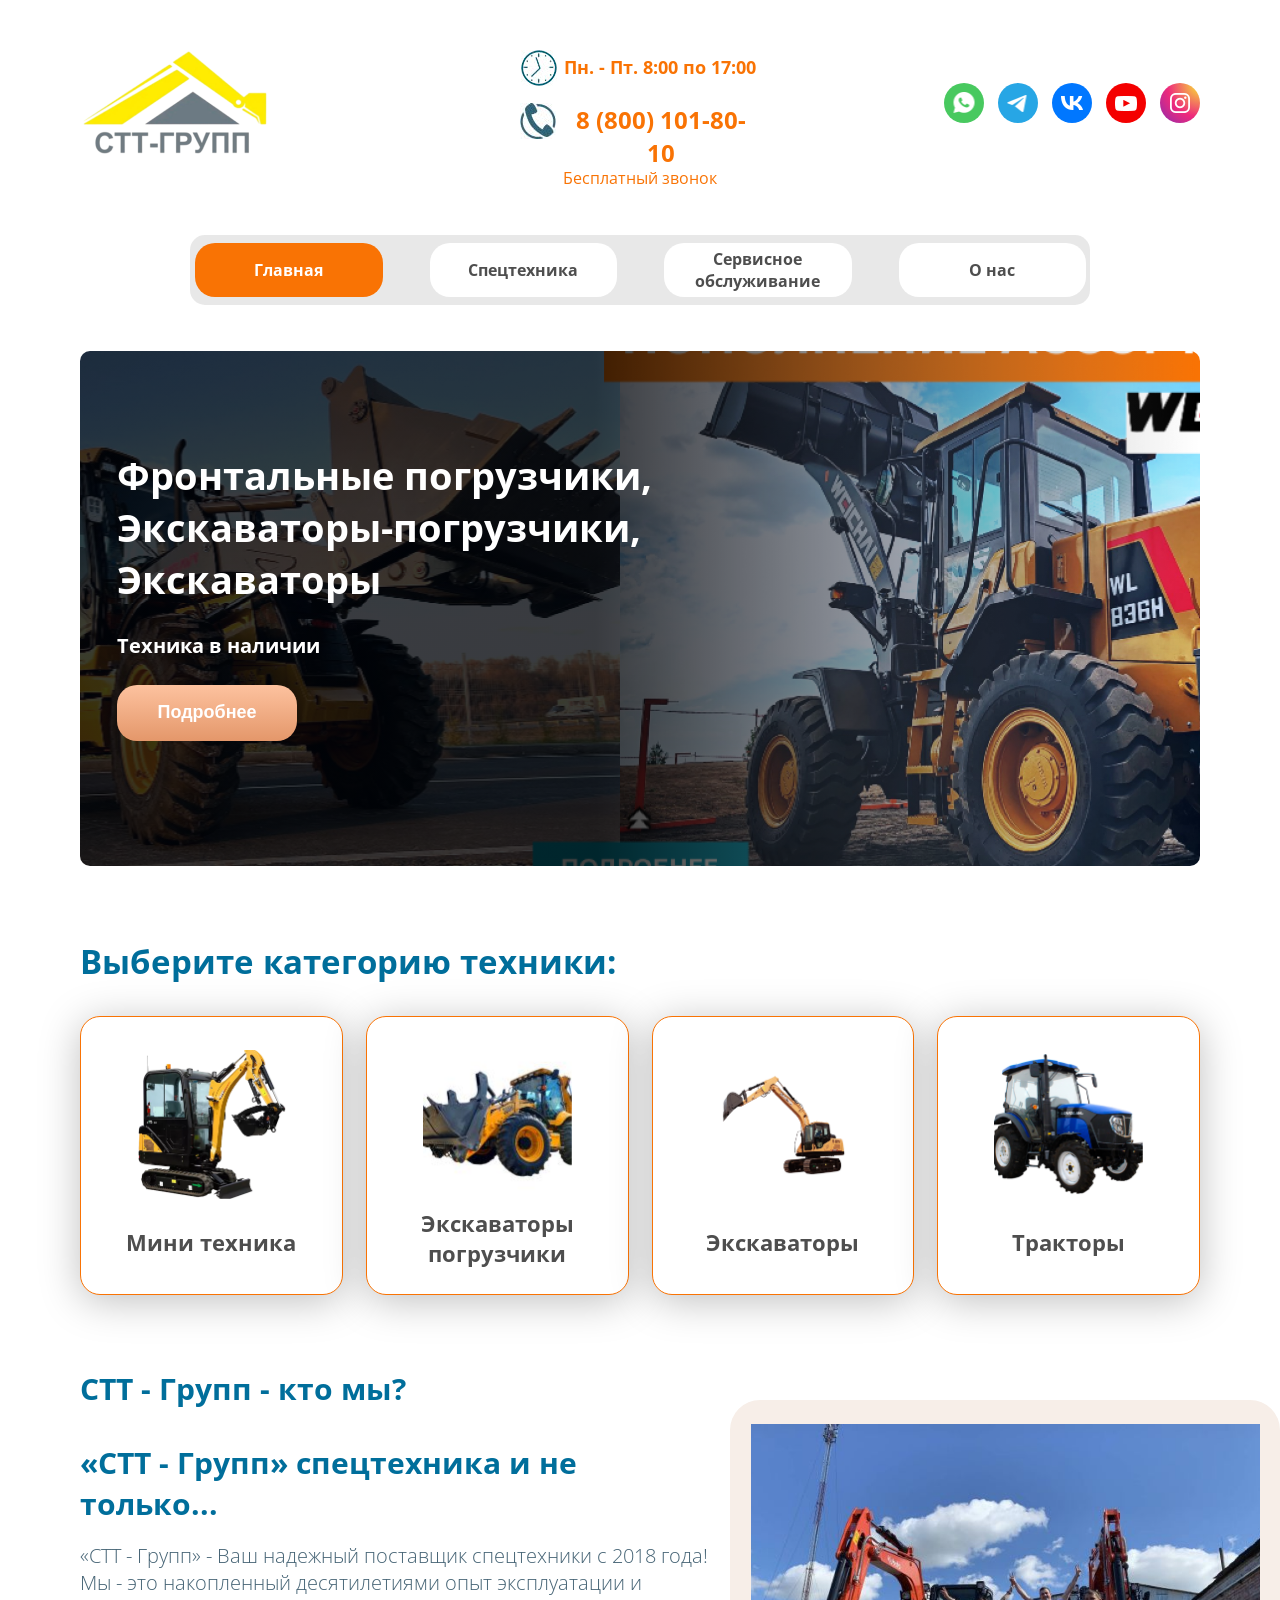
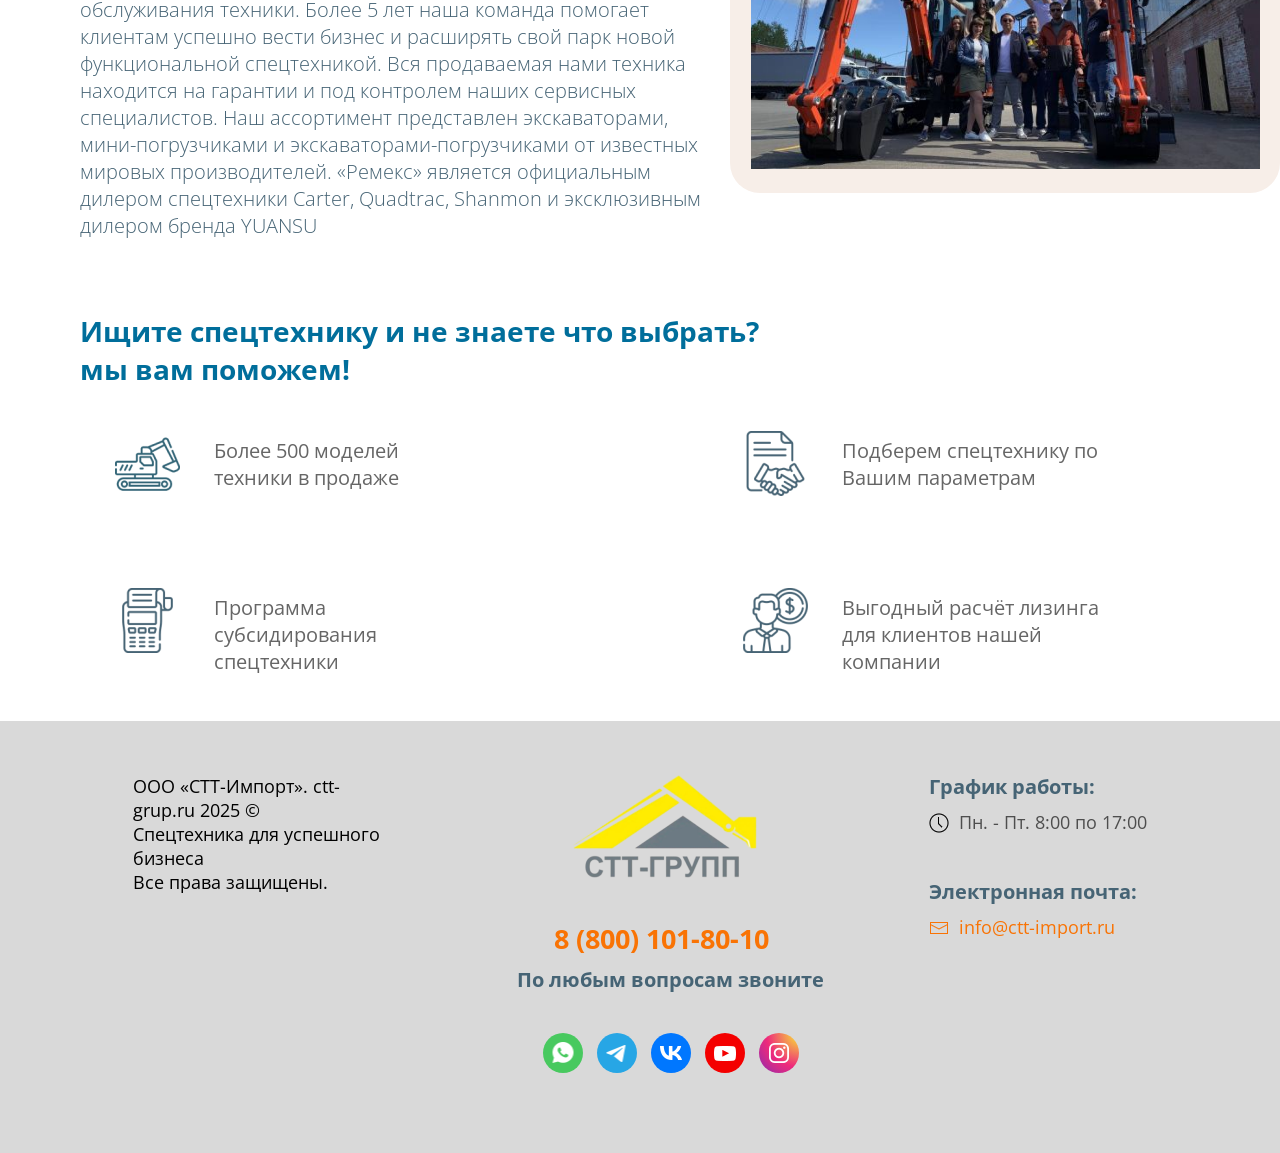
<file: index.html>
<!DOCTYPE html>
<html lang="ru">
<head>
  <meta charset="utf-8">
  <meta name="viewport" content="width=device-width, initial-scale=1, shrink-to-fit=no">
  <title>Главная — СТТ-Групп</title>
  
  <link rel="preconnect" href="https://fonts.googleapis.com">
  <link rel="preconnect" href="https://fonts.gstatic.com" crossorigin>

  <link href="https://fonts.googleapis.com/css2?family=Open+Sans:ital,wght@0,300;0,400;0,500;0,700;0,800;1,300;1,400;1,500;1,700;1,800&display=swap" rel="stylesheet">
  <link rel="stylesheet" href="./css/page-1.css">
  <link rel="stylesheet" href="src/css/mobile-menu.css">

  <script src="src/js/mobile-menu.js" defer ></script>

</head>
<body>
  <header class="header">
    <div class="header__brand">
      <img src="src/img/header-logo.png" class="header__logo" alt="СТТ-Групп">
      
      <button class="header__menu-btn btn-orange hover-bright">
        <span class="header__menu-btn-text">Меню</span>
        <img src="src/img/btn-symbol-icon.png" class="header__menu-btn-icon" alt="">
      </button>
    </div>
    
    <div class="header__contacts">
      <div class="header__time">
        <img src="src/img/header-clock.png" class="header__time-icon" alt="">
        <p class="header__time-text">Пн. - Пт. 8:00 по 17:00</p>
      </div>
      
      <div class="header__phone-block">
        <img src="src/img/header-phone.png" class="header__phone-icon" alt="">
        <div class="header__phone-info">
          <h2 class="header__phone-number">8 (800) 101-80-10</h2>
          <p class="header__phone-label">Бесплатный звонок</p>
        </div>
      </div>
    </div>
    
    <div class="header__socials">
      <div class="header__social-item header__social-item--wa">
        <img src="src/icon/circle-socials-img.png" class="header__social-img" alt="WhatsApp">
      </div>
      <div class="header__social-item header__social-item--tg">
        <img src="src/icon/circle-socials-img2.png" class="header__social-img" alt="Telegram">
      </div>
      <div class="header__social-item header__social-item--vk">
        <img src="src/icon/circle-socials-img3.png" class="header__social-img" alt="VK">
      </div>
      <div class="header__social-item header__social-item--yt">
        <img src="src/icon/circle-socials-img4.png" class="header__social-img" alt="YouTube">
      </div>
      <div class="header__social-item header__social-item--ig">
        <img src="src/icon/circle-socials-instagram.png" class="header__social-img" alt="Instagram">
      </div>
    </div>
  </header>

  <nav class="navigation">
    <a href="./" class="navigation__btn navigation__btn--active hover-bright">Главная</a>
    <a href="./page-2.html" class="navigation__btn hover-dark">Спецтехника</a>
    <a href="./page-3.html" class="navigation__btn navigation__btn--multiline hover-dark">
      Сервисное<br>
      обслуживание
    </a>
    <a href="./page-4.html" class="navigation__btn hover-dark">О нас</a>
  </nav>

  <main class="main-content">
    <section class="hero">
      <div class="hero__content">
        <h1 class="hero__title">
          Фронтальные погрузчики, <br>
          Экскаваторы-погрузчики, <br>
          Экскаваторы
        </h1>
        <p class="hero__subtitle">Техника в наличии</p>
      </div>
      <button class="hero__button hover-bright">Подробнее</button>
    </section>

    <section class="categories">
      <h2 class="categories__title categories__title--desktop">Выберите категорию техники:</h2>
      <h2 class="categories__title categories__title--tablet">Выберите интересующий раздел</h2>
      <h2 class="categories__title categories__title--mobile">
        Выберите<br>
        интересующий<br>
        раздел
      </h2>
      
      <div class="categories__grid">
        <div class="categories__card categories__card--mini">
          <img src="src/img/card-symbol-symbol1.png" class="categories__card-image" alt="">
          <h2 class="categories__card-title">Мини техника</h2>
        </div>
        
        <div class="categories__card categories__card--loaders">
          <img src="src/img/card-symbol-symbol2.png" class="categories__card-image" alt="">
          <h2 class="categories__card-title">
            Экскаваторы<br>
            погрузчики
          </h2>
        </div>

        <div class="categories__card categories__card--excavators">
          <img src="src/img/card-symbol-symbol3.png" class="categories__card-image" alt="">
          <h2 class="categories__card-title">Экскаваторы</h2>
        </div>
        
        <div class="categories__card categories__card--tractors">
          <img src="src/img/card-symbol-symbol4.png" class="categories__card-image" alt="">
          <h2 class="categories__card-title">Тракторы</h2>
        </div>
      </div>
    </section>

    <section class="about">
      <div class="about__info">
        <h2 class="about__title">CTT - Групп - кто мы?</h2>
        <h3 class="about__subtitle">«СТТ - Групп» спецтехника и не только...</h3>
        <p class="about__text">
          «СТТ - Групп» - Ваш надежный поставщик спецтехники с 2018 года! Мы - это накопленный десятилетиями опыт эксплуатации и обслуживания техники. Более 5 лет наша команда помогает клиентам успешно вести бизнес и расширять свой парк новой функциональной спецтехникой. Вся продаваемая нами техника находится на гарантии и под контролем наших сервисных специалистов. Наш ассортимент представлен экскаваторами, мини-погрузчиками и экскаваторами-погрузчиками от известных мировых производителей. «Ремекс» является официальным дилером спецтехники Carter, Quadtrac, Shanmon и эксклюзивным дилером бренда YUANSU
        </p>
      </div>
      
      <div class="about__image-block">
        <picture class="about__picture">
          <source media="(max-width: 768px)" srcset="src/img/symbol-symbol.png">
          <img src="src/img/symbol-4-4a.png" class="about__image" alt="СТТ-Групп Спецтехника">
        </picture>
      </div>
    </section>

    <section class="help">
      <h2 class="help__title">
        Ищите спецтехнику и не знаете что выбрать?<br>
        мы вам поможем!
      </h2>
      
      <div class="help__grid">
        <div class="help__card help__card--models">
          <img src="src/img/symbol-5-9501fd5e.png" class="help__card-icon" alt="">
          <p class="help__card-text">
            Более 500 моделей<br>
            техники в продаже
          </p>
        </div>
        
        <div class="help__card help__card--params">
          <img src="src/img/symbol-1-4580be.png" class="help__card-icon" alt="">
          <p class="help__card-text">
            Подберем спецтехнику по<br>
            Вашим параметрам
          </p>
        </div>

        <div class="help__card help__card--subsidy">
          <img src="src/img/symbol-3-c0789c4e.png" class="help__card-icon" alt="">
          <p class="help__card-text">
            Программа<br>
            субсидирования<br>
            спецтехники
          </p>
        </div>
        
        <div class="help__card help__card--lease">
          <img src="src/img/symbol-2-6f3c0e.png" class="help__card-icon" alt="">
          <p class="help__card-text">
            Выгодный расчёт лизинга<br>
            для клиентов нашей<br>
            компании
          </p>
        </div>
      </div>
    </section>
  </main>

  <footer class="footer">
    <div class="footer__copyright">
      <p class="footer__copyright-text">
        ООО «СТТ-Импорт». ctt-grup.ru 2025 © <br>
        Спецтехника для успешного бизнеса<br>
        Все права защищены.
      </p>
    </div>
    
    <div class="footer__brand">
      <img src="src/img/header-logo.png" class="footer__logo" alt="СТТ-Групп">
      
      <div class="footer__phone-block">
        <h2 class="footer__phone-number">8 (800) 101-80-10</h2>
        <p class="footer__phone-label">По любым вопросам  звоните</p>
      </div>
      
      <div class="footer__socials">
        <div class="footer__social-item footer__social-item--wa">
          <img src="src/icon/circle-socials-img.png" class="footer__social-img" alt="WhatsApp">
        </div>
        <div class="footer__social-item footer__social-item--tg">
          <img src="src/icon/circle-socials-img2.png" class="footer__social-img" alt="Telegram">
        </div>
        <div class="footer__social-item footer__social-item--vk">
          <img src="src/icon/circle-socials-img3.png" class="footer__social-img" alt="VK">
        </div>
        <div class="footer__social-item footer__social-item--yt">
          <img src="src/icon/circle-socials-img4.png" class="footer__social-img" alt="YouTube">
        </div>
        <div class="footer__social-item footer__social-item--ig">
          <img src="src/icon/circle-socials-instagram.png" class="footer__social-img" alt="Instagram">
        </div>
      </div>
    </div>
    
    <div class="footer__contacts">
      <div class="footer__contact-section footer__contact-section--schedule">
        <h2 class="footer__contact-title">График работы:</h2>
        <div class="footer__contact-row">
          <img src="src/img/symbol-svgviewer.png" class="footer__contact-icon" alt="">
          <p class="footer__contact-text">Пн. - Пт. 8:00 по 17:00</p>
        </div>
      </div>
      
      <div class="footer__contact-section footer__contact-section--email">
        <h2 class="footer__contact-title">Электронная почта:</h2>
        <div class="footer__contact-row">
          <img src="src/img/symbol-mask-group.png" class="footer__contact-icon" alt="">
          <p class="footer__contact-text">info@ctt-import.ru</p>
        </div>
      </div>
    </div>
  </footer>
  <!-- Mobile Menu Overlay -->
  <div class="mobile-menu" id="mobile-menu" role="dialog" aria-modal="true" aria-label="Навигация">
    <div class="mobile-menu__panel">
      <button class="mobile-menu__close" aria-label="Закрыть меню">&#10005;</button>
      <nav class="mobile-menu__nav">
        <a href="./" class="mobile-menu__item mobile-menu__item--active">Главная</a>
        <a href="./page-2.html" class="mobile-menu__item">Спецтехника</a>
        <a href="./page-3.html" class="mobile-menu__item">Сервисное обслуживание</a>
        <a href="./page-4.html" class="mobile-menu__item">О нас</a>
      </nav>
    </div>
  </div>

</body>
</html>
</file>
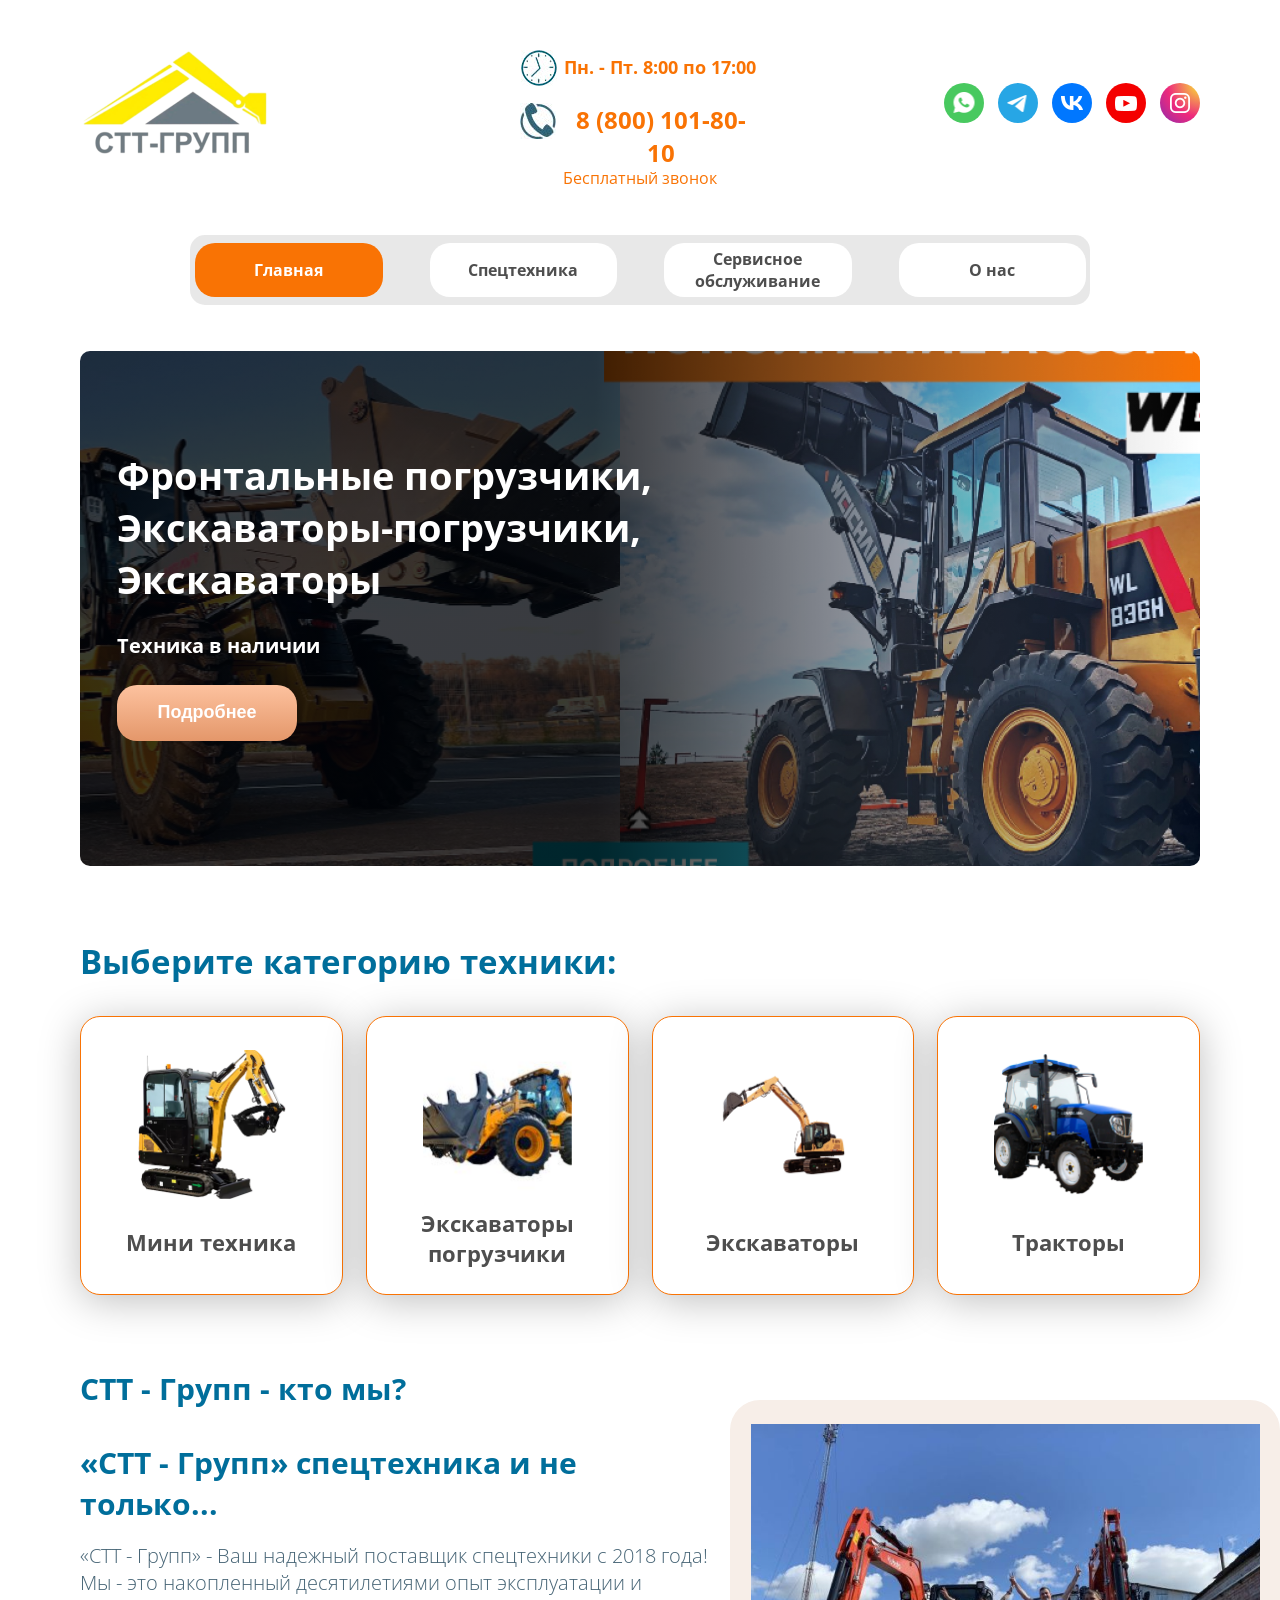
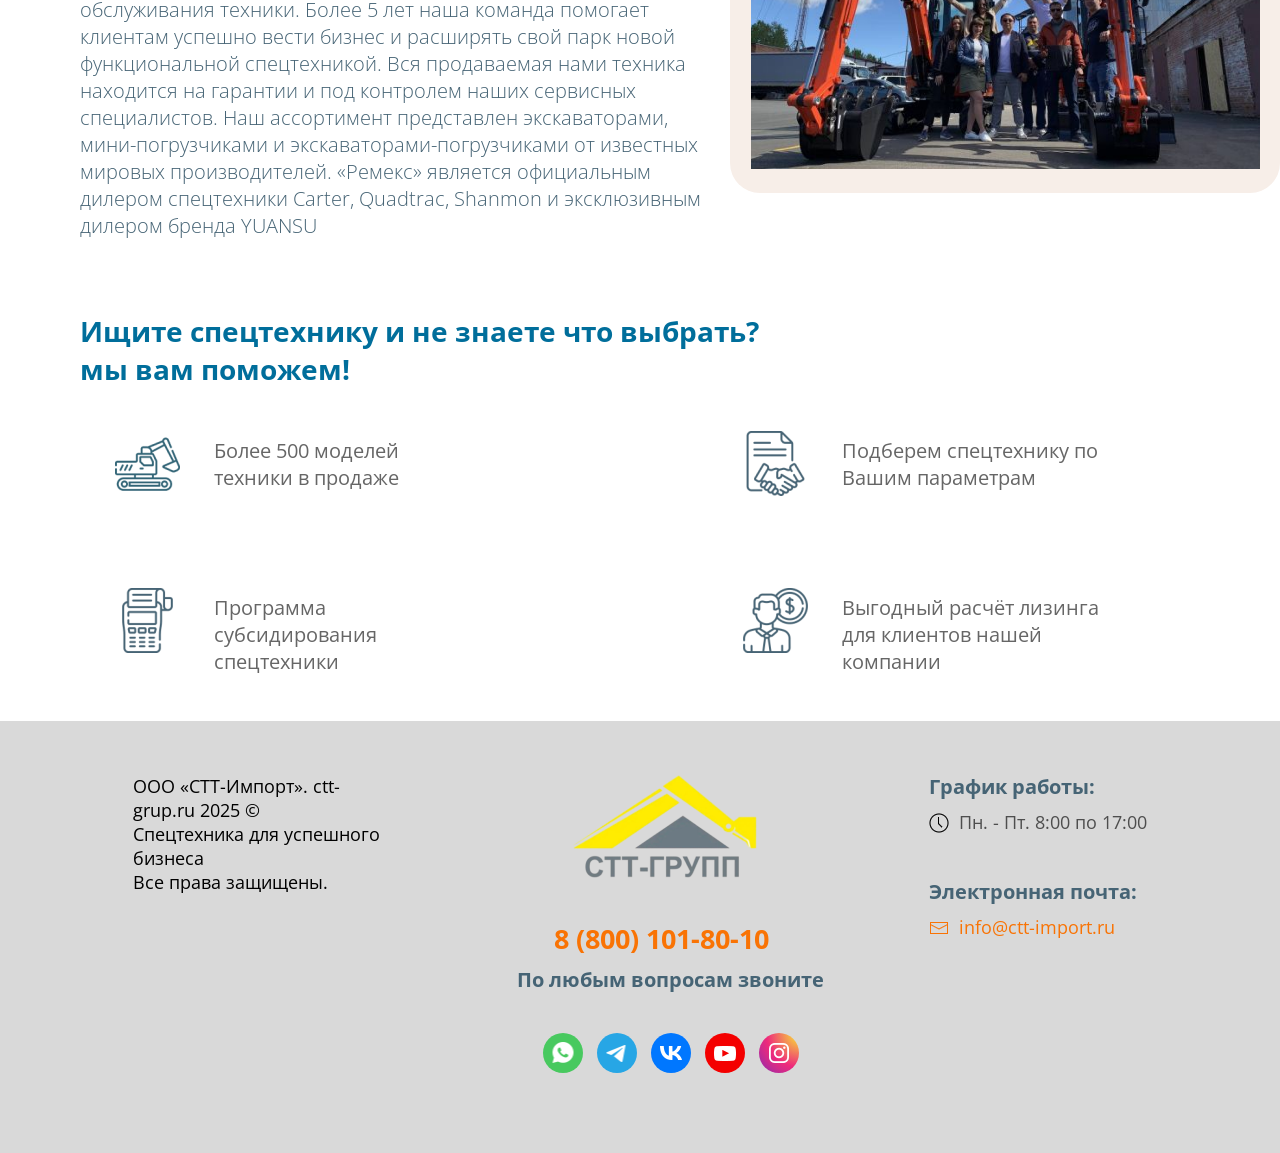
<file: dict/index.html>
<!DOCTYPE html>
<html lang="ru">
<head>
  <meta charset="utf-8">
  <meta name="viewport" content="width=device-width, initial-scale=1, shrink-to-fit=no">
  <title>Главная — СТТ-Групп</title>
  
  <link rel="preconnect" href="https://fonts.googleapis.com">
  <link rel="preconnect" href="https://fonts.gstatic.com" crossorigin>

  <link href="https://fonts.googleapis.com/css2?family=Open+Sans:ital,wght@0,300;0,400;0,500;0,700;0,800;1,300;1,400;1,500;1,700;1,800&display=swap" rel="stylesheet">
  <link rel="stylesheet" href="src/css/page-1.css">
  <link rel="stylesheet" href="src/css/mobile-menu.css">

  <script src="src/js/mobile-menu.js" defer ></script>

</head>
<body>
  <header class="header">
    <div class="header__brand">
      <img src="src/img/header-logo.png" class="header__logo" alt="СТТ-Групп">
      
      <button class="header__menu-btn btn-orange hover-bright">
        <span class="header__menu-btn-text">Меню</span>
        <img src="src/img/btn-symbol-icon.png" class="header__menu-btn-icon" alt="">
      </button>
    </div>
    
    <div class="header__contacts">
      <div class="header__time">
        <img src="src/img/header-clock.png" class="header__time-icon" alt="">
        <p class="header__time-text">Пн. - Пт. 8:00 по 17:00</p>
      </div>
      
      <div class="header__phone-block">
        <img src="src/img/header-phone.png" class="header__phone-icon" alt="">
        <div class="header__phone-info">
          <h2 class="header__phone-number">8 (800) 101-80-10</h2>
          <p class="header__phone-label">Бесплатный звонок</p>
        </div>
      </div>
    </div>
    
    <div class="header__socials">
      <div class="header__social-item header__social-item--wa">
        <img src="src/icon/circle-socials-img.png" class="header__social-img" alt="WhatsApp">
      </div>
      <div class="header__social-item header__social-item--tg">
        <img src="src/icon/circle-socials-img2.png" class="header__social-img" alt="Telegram">
      </div>
      <div class="header__social-item header__social-item--vk">
        <img src="src/icon/circle-socials-img3.png" class="header__social-img" alt="VK">
      </div>
      <div class="header__social-item header__social-item--yt">
        <img src="src/icon/circle-socials-img4.png" class="header__social-img" alt="YouTube">
      </div>
      <div class="header__social-item header__social-item--ig">
        <img src="src/icon/circle-socials-instagram.png" class="header__social-img" alt="Instagram">
      </div>
    </div>
  </header>

  <nav class="navigation">
    <a href="./index.html" class="navigation__btn navigation__btn--active hover-bright">Главная</a>
    <a href="./page-2.html" class="navigation__btn hover-dark">Спецтехника</a>
    <a href="./page-3.html" class="navigation__btn navigation__btn--multiline hover-dark">
      Сервисное<br>
      обслуживание
    </a>
    <a href="./page-4.html" class="navigation__btn hover-dark">О нас</a>
  </nav>

  <main class="main-content">
    <section class="hero">
      <div class="hero__content">
        <h1 class="hero__title">
          Фронтальные погрузчики, <br>
          Экскаваторы-погрузчики, <br>
          Экскаваторы
        </h1>
        <p class="hero__subtitle">Техника в наличии</p>
      </div>
      <button class="hero__button hover-bright">Подробнее</button>
    </section>

    <section class="categories">
      <h2 class="categories__title categories__title--desktop">Выберите категорию техники:</h2>
      <h2 class="categories__title categories__title--tablet">Выберите интересующий раздел</h2>
      <h2 class="categories__title categories__title--mobile">
        Выберите<br>
        интересующий<br>
        раздел
      </h2>
      
      <div class="categories__grid">
        <div class="categories__card categories__card--mini">
          <img src="src/img/card-symbol-symbol1.png" class="categories__card-image" alt="">
          <h2 class="categories__card-title">Мини техника</h2>
        </div>
        
        <div class="categories__card categories__card--loaders">
          <img src="src/img/card-symbol-symbol2.png" class="categories__card-image" alt="">
          <h2 class="categories__card-title">
            Экскаваторы<br>
            погрузчики
          </h2>
        </div>

        <div class="categories__card categories__card--excavators">
          <img src="src/img/card-symbol-symbol3.png" class="categories__card-image" alt="">
          <h2 class="categories__card-title">Экскаваторы</h2>
        </div>
        
        <div class="categories__card categories__card--tractors">
          <img src="src/img/card-symbol-symbol4.png" class="categories__card-image" alt="">
          <h2 class="categories__card-title">Тракторы</h2>
        </div>
      </div>
    </section>

    <section class="about">
      <div class="about__info">
        <h2 class="about__title">CTT - Групп - кто мы?</h2>
        <h3 class="about__subtitle">«СТТ - Групп» спецтехника и не только...</h3>
        <p class="about__text">
          «СТТ - Групп» - Ваш надежный поставщик спецтехники с 2018 года! Мы - это накопленный десятилетиями опыт эксплуатации и обслуживания техники. Более 5 лет наша команда помогает клиентам успешно вести бизнес и расширять свой парк новой функциональной спецтехникой. Вся продаваемая нами техника находится на гарантии и под контролем наших сервисных специалистов. Наш ассортимент представлен экскаваторами, мини-погрузчиками и экскаваторами-погрузчиками от известных мировых производителей. «Ремекс» является официальным дилером спецтехники Carter, Quadtrac, Shanmon и эксклюзивным дилером бренда YUANSU
        </p>
      </div>
      
      <div class="about__image-block">
        <picture class="about__picture">
          <source media="(max-width: 768px)" srcset="src/img/symbol-symbol.png">
          <img src="src/img/symbol-4-4a.png" class="about__image" alt="СТТ-Групп Спецтехника">
        </picture>
      </div>
    </section>

    <section class="help">
      <h2 class="help__title">
        Ищите спецтехнику и не знаете что выбрать?<br>
        мы вам поможем!
      </h2>
      
      <div class="help__grid">
        <div class="help__card help__card--models">
          <img src="src/img/symbol-5-9501fd5e.png" class="help__card-icon" alt="">
          <p class="help__card-text">
            Более 500 моделей<br>
            техники в продаже
          </p>
        </div>
        
        <div class="help__card help__card--params">
          <img src="src/img/symbol-1-4580be.png" class="help__card-icon" alt="">
          <p class="help__card-text">
            Подберем спецтехнику по<br>
            Вашим параметрам
          </p>
        </div>

        <div class="help__card help__card--subsidy">
          <img src="src/img/symbol-3-c0789c4e.png" class="help__card-icon" alt="">
          <p class="help__card-text">
            Программа<br>
            субсидирования<br>
            спецтехники
          </p>
        </div>
        
        <div class="help__card help__card--lease">
          <img src="src/img/symbol-2-6f3c0e.png" class="help__card-icon" alt="">
          <p class="help__card-text">
            Выгодный расчёт лизинга<br>
            для клиентов нашей<br>
            компании
          </p>
        </div>
      </div>
    </section>
  </main>

  <footer class="footer">
    <div class="footer__copyright">
      <p class="footer__copyright-text">
        ООО «СТТ-Импорт». ctt-grup.ru 2025 © <br>
        Спецтехника для успешного бизнеса<br>
        Все права защищены.
      </p>
    </div>
    
    <div class="footer__brand">
      <img src="src/img/header-logo.png" class="footer__logo" alt="СТТ-Групп">
      
      <div class="footer__phone-block">
        <h2 class="footer__phone-number">8 (800) 101-80-10</h2>
        <p class="footer__phone-label">По любым вопросам  звоните</p>
      </div>
      
      <div class="footer__socials">
        <div class="footer__social-item footer__social-item--wa">
          <img src="src/icon/circle-socials-img.png" class="footer__social-img" alt="WhatsApp">
        </div>
        <div class="footer__social-item footer__social-item--tg">
          <img src="src/icon/circle-socials-img2.png" class="footer__social-img" alt="Telegram">
        </div>
        <div class="footer__social-item footer__social-item--vk">
          <img src="src/icon/circle-socials-img3.png" class="footer__social-img" alt="VK">
        </div>
        <div class="footer__social-item footer__social-item--yt">
          <img src="src/icon/circle-socials-img4.png" class="footer__social-img" alt="YouTube">
        </div>
        <div class="footer__social-item footer__social-item--ig">
          <img src="src/icon/circle-socials-instagram.png" class="footer__social-img" alt="Instagram">
        </div>
      </div>
    </div>
    
    <div class="footer__contacts">
      <div class="footer__contact-section footer__contact-section--schedule">
        <h2 class="footer__contact-title">График работы:</h2>
        <div class="footer__contact-row">
          <img src="src/img/symbol-svgviewer.png" class="footer__contact-icon" alt="">
          <p class="footer__contact-text">Пн. - Пт. 8:00 по 17:00</p>
        </div>
      </div>
      
      <div class="footer__contact-section footer__contact-section--email">
        <h2 class="footer__contact-title">Электронная почта:</h2>
        <div class="footer__contact-row">
          <img src="src/img/symbol-mask-group.png" class="footer__contact-icon" alt="">
          <p class="footer__contact-text">info@ctt-import.ru</p>
        </div>
      </div>
    </div>
  </footer>
  <!-- Mobile Menu Overlay -->
  <div class="mobile-menu" id="mobile-menu" role="dialog" aria-modal="true" aria-label="Навигация">
    <div class="mobile-menu__panel">
      <button class="mobile-menu__close" aria-label="Закрыть меню">&#10005;</button>
      <nav class="mobile-menu__nav">
        <a href="./index.html" class="mobile-menu__item mobile-menu__item--active">Главная</a>
        <a href="./page-2.html" class="mobile-menu__item">Спецтехника</a>
        <a href="./page-3.html" class="mobile-menu__item">Сервисное обслуживание</a>
        <a href="./page-4.html" class="mobile-menu__item">О нас</a>
      </nav>
    </div>
  </div>

</body>
</html>
</file>
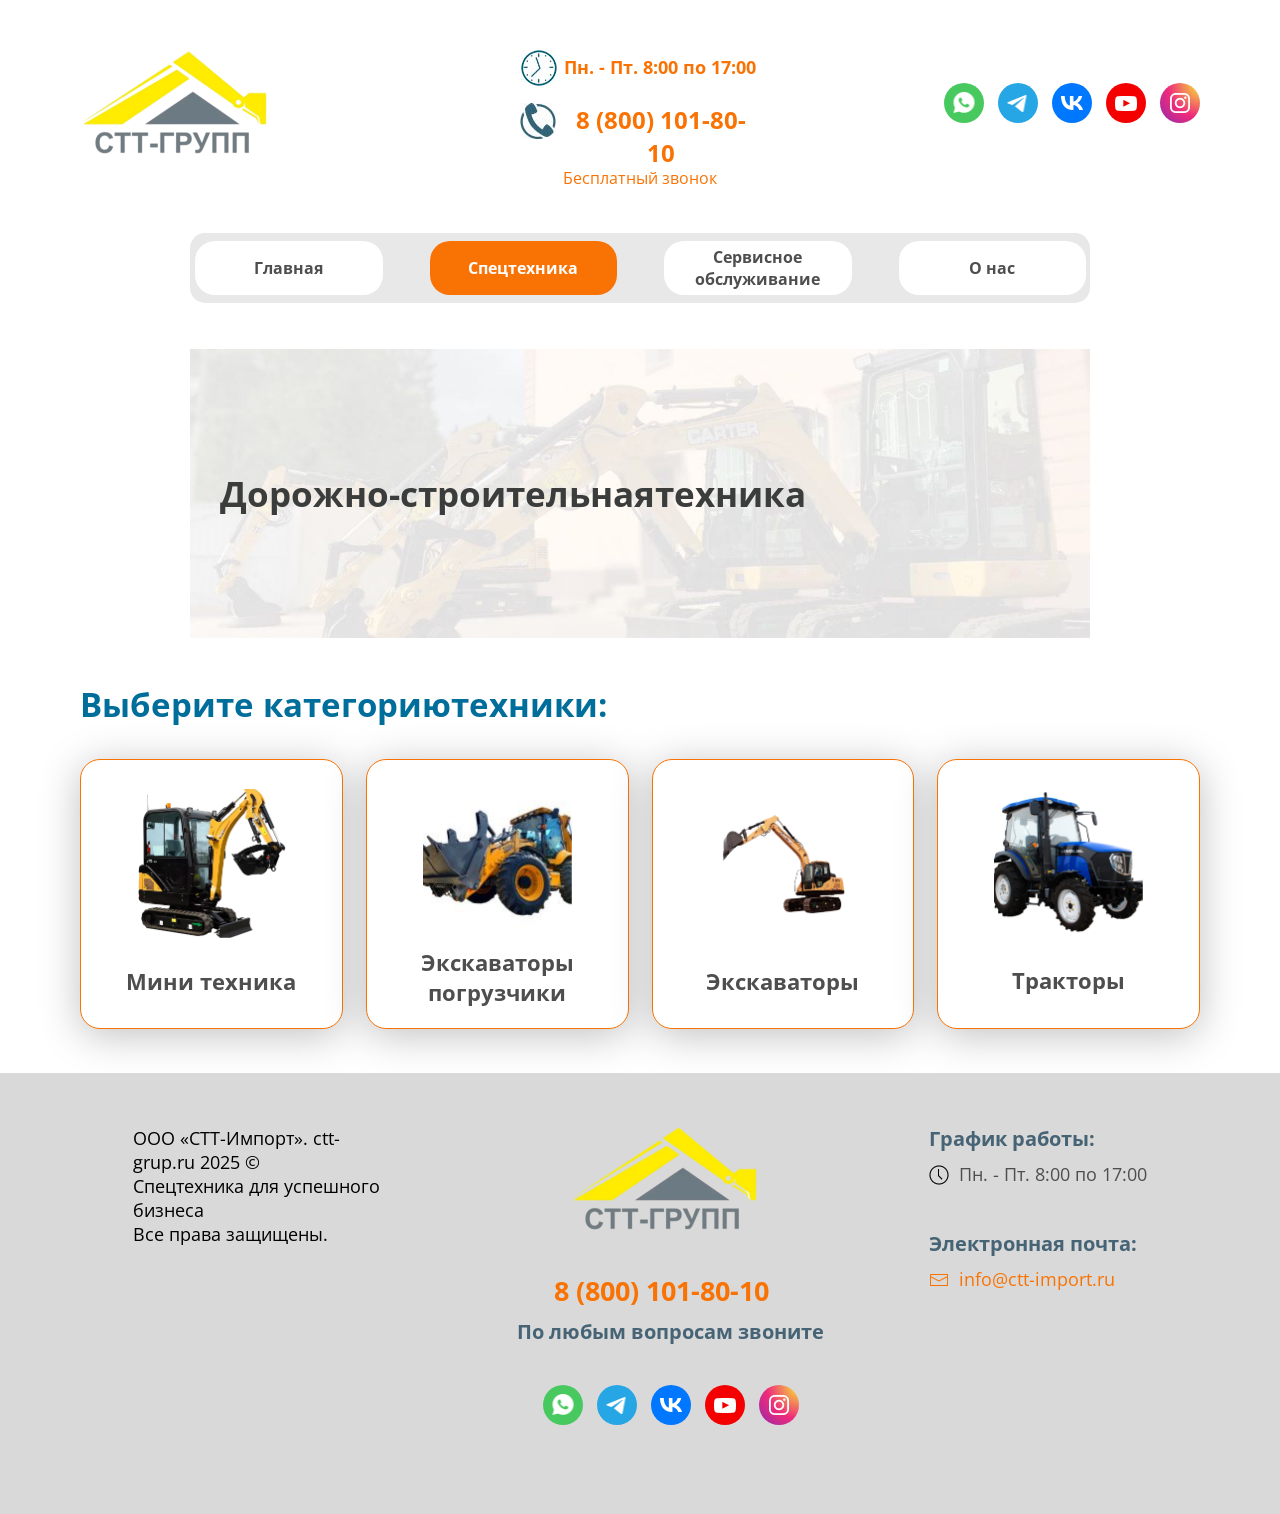
<file: page-2.html>
<!DOCTYPE html>
<html lang="ru">
<head>
  <meta charset="utf-8">
  <meta name="viewport" content="width=device-width, initial-scale=1, shrink-to-fit=no">
  <title>Спецтехника — СТТ-Групп</title>
  
  <link rel="preconnect" href="https://fonts.googleapis.com">
  <link rel="preconnect" href="https://fonts.gstatic.com" crossorigin>
  <link href="https://fonts.googleapis.com/css2?family=Open+Sans:ital,wght@0,300;0,400;0,500;0,700;0,800;1,300;1,400;1,500;1,700;1,800&display=swap" rel="stylesheet">

  <link rel="stylesheet" href="src/css/page-2.css">
  <link rel="stylesheet" href="src/css/mobile-menu.css">

  <script src="src/js/mobile-menu.js" defer ></script>
</head>
<body>
  <header class="header">
    <div class="header__brand">
      <img src="src/img/header-logo.png" class="header__logo" alt="СТТ-Групп">
      
      <button class="header__menu-btn btn-orange hover-bright">
        <span class="header__menu-btn-text">Меню</span>
        <img src="src/img/btn-symbol-icon.png" class="header__menu-btn-icon" alt="">
      </button>
    </div>
    
    <div class="header__contacts">
      <div class="header__time">
        <img src="src/img/header-clock-p2.png" class="header__time-icon" alt="">
        <p class="header__time-text">Пн. - Пт. 8:00 по 17:00</p>
      </div>
      
      <div class="header__phone-block">
        <img src="src/img/header-phone-p2.png" class="header__phone-icon" alt="">
        <div class="header__phone-info">
          <h2 class="header__phone-number">8 (800) 101-80-10</h2>
          <p class="header__phone-label">Бесплатный звонок</p>
        </div>
      </div>
    </div>
    
    <div class="header__socials">
      <div class="header__social-item header__social-item--wa">
        <img src="src/icon/circle-socials-img.png" class="header__social-img" alt="WhatsApp">
      </div>
      <div class="header__social-item header__social-item--tg">
        <img src="src/icon/circle-socials-img2.png" class="header__social-img" alt="Telegram">
      </div>
      <div class="header__social-item header__social-item--vk">
        <img src="src/icon/circle-socials-img3.png" class="header__social-img" alt="VK">
      </div>
      <div class="header__social-item header__social-item--yt">
        <img src="src/icon/circle-socials-img4.png" class="header__social-img" alt="YouTube">
      </div>
      <div class="header__social-item header__social-item--ig">
        <img src="src/icon/circle-socials-instagram.png" class="header__social-img" alt="Instagram">
      </div>
    </div>
  </header>

  <nav class="navigation">
    <a href="./" class="navigation__btn hover-bright">Главная</a>
    <a href="./page-2.html" class="navigation__btn navigation__btn--active hover-dark">Спецтехника</a>
    <a href="./page-3.html" class="navigation__btn navigation__btn--multiline hover-dark">
      Сервисное<br>
      обслуживание
    </a>
    <a href="./page-4.html" class="navigation__btn hover-dark">О нас</a>
  </nav>

  <main class="main-content">
    <section class="page-title">
      <h1 class="page-title__heading">
        Дорожно-<br class="page-title__br-mobile">строительная<br class="page-title__br-mobile">техника
      </h1>
    </section>

    <section class="categories">
      <h2 class="categories__title">
        Выберите категорию<br class="categories__title-br-mobile">техники:
      </h2>
      
      <div class="categories__grid">
        <div class="categories__card categories__card--mini">
          <img src="src/img/p2-card-symbol-symbol1.png" class="categories__card-image" alt="">
          <h2 class="categories__card-title">Мини техника</h2>
        </div>
        
        <div class="categories__card categories__card--loaders">
          <img src="src/img/p2-card-symbol-symbol2.png" class="categories__card-image" alt="">
          <h2 class="categories__card-title">
            Экскаваторы<br>
            погрузчики
          </h2>
        </div>

        <div class="categories__card categories__card--excavators">
          <img src="src/img/p2-card-symbol-symbol3.png" class="categories__card-image" alt="">
          <h2 class="categories__card-title">Экскаваторы</h2>
        </div>
        
        <div class="categories__card categories__card--tractors">
          <img src="src/img/p2-card-symbol-symbol4.png" class="categories__card-image" alt="">
          <h2 class="categories__card-title">Тракторы</h2>
        </div>
      </div>
    </section>
  </main>

  <footer class="footer">
    <div class="footer__copyright">
      <p class="footer__copyright-text">
        ООО «СТТ-Импорт». ctt-grup.ru 2025 © <br>
        Спецтехника для успешного бизнеса<br>
        Все права защищены.
      </p>
    </div>
    
    <div class="footer__brand">
      <img src="src/img/header-logo.png" class="footer__logo" alt="СТТ-Групп">
      
      <div class="footer__phone-block">
        <h2 class="footer__phone-number">8 (800) 101-80-10</h2>
        <p class="footer__phone-label">По любым вопросам  звоните</p>
      </div>
      
      <div class="footer__socials">
        <div class="footer__social-item footer__social-item--wa">
          <img src="src/icon/circle-socials-img.png" class="footer__social-img" alt="WhatsApp">
        </div>
        <div class="footer__social-item footer__social-item--tg">
          <img src="src/icon/circle-socials-img2.png" class="footer__social-img" alt="Telegram">
        </div>
        <div class="footer__social-item footer__social-item--vk">
          <img src="src/icon/circle-socials-img3.png" class="footer__social-img" alt="VK">
        </div>
        <div class="footer__social-item footer__social-item--yt">
          <img src="src/icon/circle-socials-img4.png" class="footer__social-img" alt="YouTube">
        </div>
        <div class="footer__social-item footer__social-item--ig">
          <img src="src/icon/circle-socials-instagram.png" class="footer__social-img" alt="Instagram">
        </div>
      </div>
    </div>
    
    <div class="footer__contacts">
      <div class="footer__contact-section footer__contact-section--schedule">
        <h2 class="footer__contact-title">График работы:</h2>
        <div class="footer__contact-row">
          <img src="src/img/symbol-svgviewer.png" class="footer__contact-icon" alt="">
          <p class="footer__contact-text">Пн. - Пт. 8:00 по 17:00</p>
        </div>
      </div>
      
      <div class="footer__contact-section footer__contact-section--email">
        <h2 class="footer__contact-title">Электронная почта:</h2>
        <div class="footer__contact-row">
          <img src="src/img/symbol-mask-group.png" class="footer__contact-icon" alt="">
          <p class="footer__contact-text">info@ctt-import.ru</p>
        </div>
      </div>
    </div>
  </footer>
  <!-- Mobile Menu Overlay -->
  <div class="mobile-menu" id="mobile-menu" role="dialog" aria-modal="true" aria-label="Навигация">
    <div class="mobile-menu__panel">
      <button class="mobile-menu__close" aria-label="Закрыть меню">&#10005;</button>
      <nav class="mobile-menu__nav">
        <a href="./" class="mobile-menu__item">Главная</a>
        <a href="./page-2.html" class="mobile-menu__item mobile-menu__item--active">Спецтехника</a>
        <a href="./page-3.html" class="mobile-menu__item">Сервисное обслуживание</a>
        <a href="./page-4.html" class="mobile-menu__item">О нас</a>
      </nav>
    </div>
  </div>

</body>
</html>
</file>
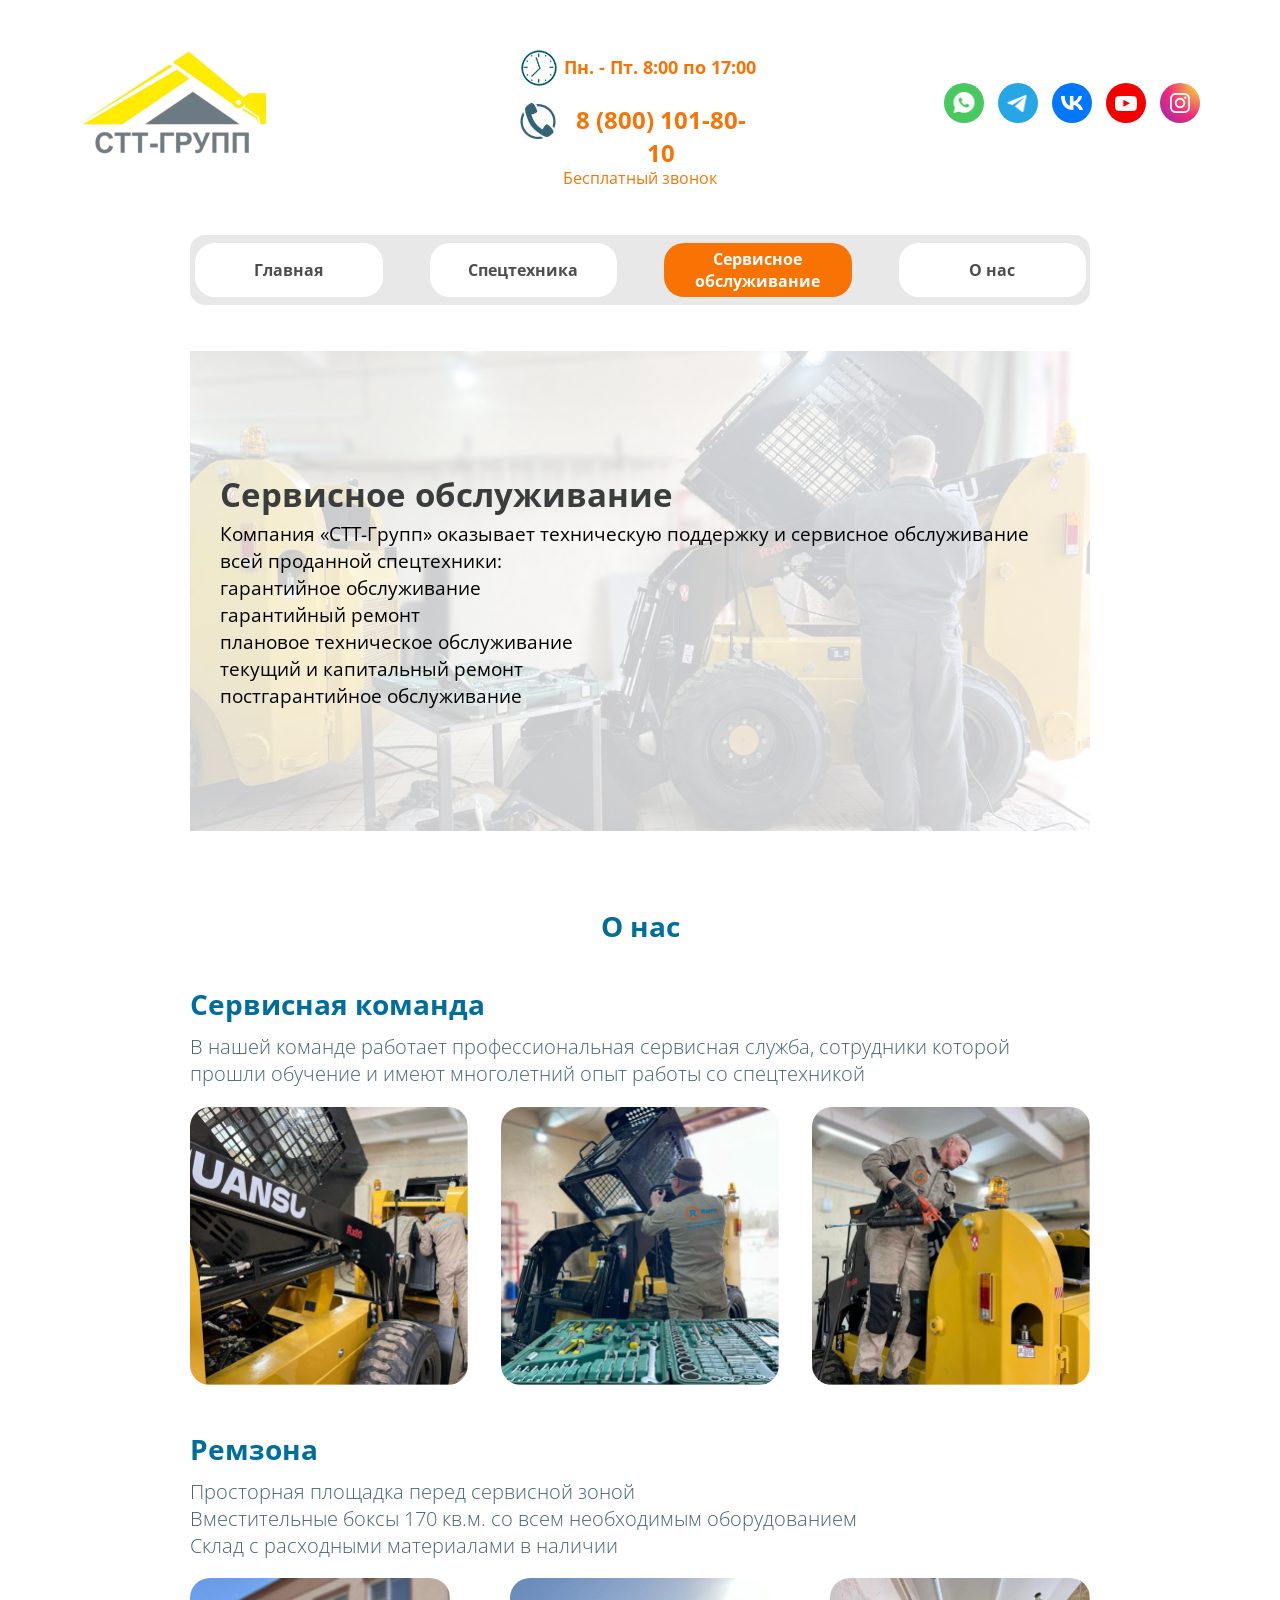
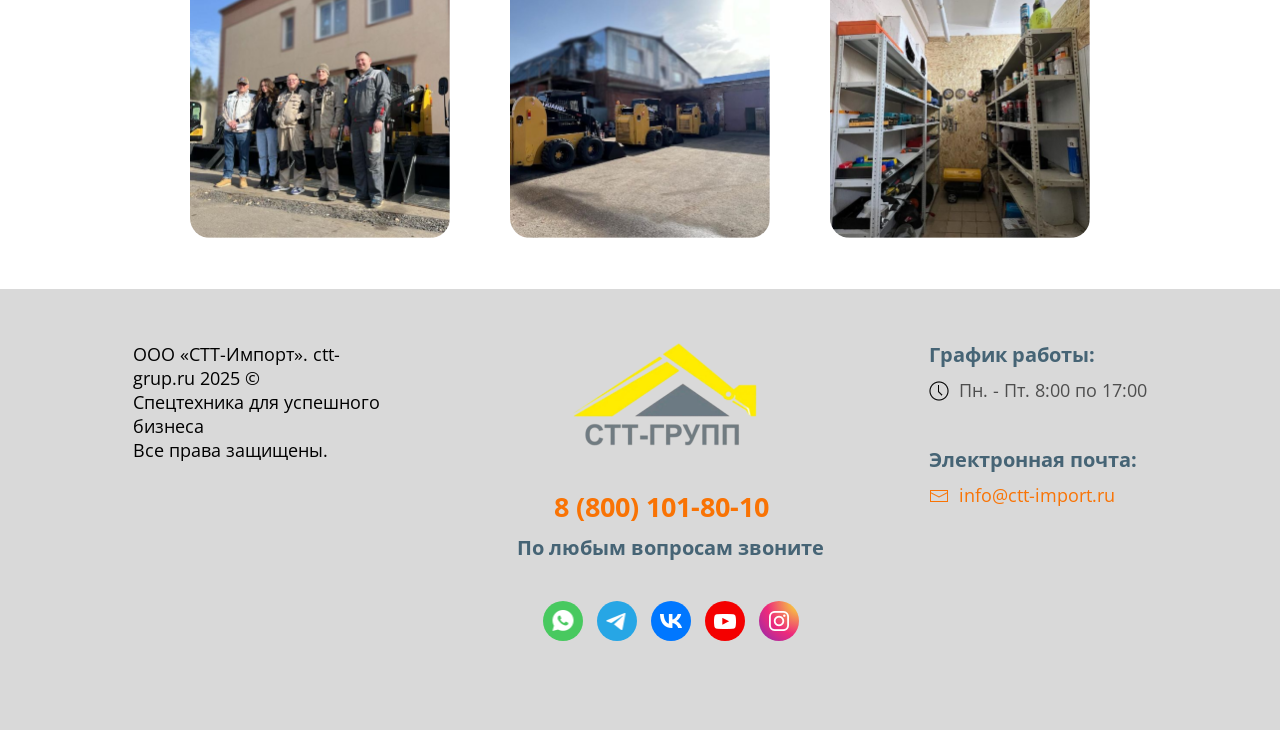
<file: page-3.html>
<!DOCTYPE html>
<html lang="ru">
<head>
  <meta charset="utf-8">
  <meta name="viewport" content="width=device-width, initial-scale=1, shrink-to-fit=no">
  <title>Сервисное обслуживание — СТТ-Групп</title>
  
  <link rel="preconnect" href="https://fonts.googleapis.com">
  <link rel="preconnect" href="https://fonts.gstatic.com" crossorigin>
  <link href="https://fonts.googleapis.com/css2?family=Open+Sans:ital,wght@0,300;0,400;0,500;0,700;0,800;1,300;1,400;1,500;1,700;1,800&display=swap" rel="stylesheet">

  <link rel="stylesheet" href="src/css/page-3.css">
  <link rel="stylesheet" href="src/css/mobile-menu.css">

  <script src="src/js/mobile-menu.js" defer ></script>

</head>
<body>
  <header class="header">
    <div class="header__brand">
      <img src="src/img/header-logo.png" class="header__logo" alt="СТТ-Групп">
      
      <button class="header__menu-btn btn-orange hover-bright">
        <span class="header__menu-btn-text">Меню</span>
        <img src="src/img/btn-symbol-icon.png" class="header__menu-btn-icon" alt="">
      </button>
    </div>
    
    <div class="header__contacts">
      <div class="header__time">
        <img src="src/img/time-clock.png" class="header__time-icon" alt="">
        <p class="header__time-text">Пн. - Пт. 8:00 по 17:00</p>
      </div>
      
      <div class="header__phone-block">
        <img src="src/img/row-phone.png" class="header__phone-icon" alt="">
        <div class="header__phone-info">
          <h2 class="header__phone-number">8 (800) 101-80-10</h2>
          <p class="header__phone-label">Бесплатный звонок</p>
        </div>
      </div>
    </div>
    
    <div class="header__socials">
      <div class="header__social-item header__social-item--wa">
        <img src="src/icon/circle-socials-img.png" class="header__social-img" alt="WhatsApp">
      </div>
      <div class="header__social-item header__social-item--tg">
        <img src="src/icon/circle-socials-img2.png" class="header__social-img" alt="Telegram">
      </div>
      <div class="header__social-item header__social-item--vk">
        <img src="src/icon/circle-socials-img3.png" class="header__social-img" alt="VK">
      </div>
      <div class="header__social-item header__social-item--yt">
        <img src="src/icon/circle-socials-img4.png" class="header__social-img" alt="YouTube">
      </div>
      <div class="header__social-item header__social-item--ig">
        <img src="src/icon/circle-socials-instagram.png" class="header__social-img" alt="Instagram">
      </div>
    </div>
  </header>

  <nav class="navigation">
    <a href="./" class="navigation__btn hover-bright">Главная</a>
    <a href="./page-2.html" class="navigation__btn hover-dark">Спецтехника</a>
    <a href="./page-3.html" class="navigation__btn navigation__btn--active navigation__btn--multiline hover-dark">
      Сервисное<br>
      обслуживание
    </a>
    <a href="./page-4.html" class="navigation__btn hover-dark">О нас</a>
  </nav>

  <main class="main-content">
    <section class="hero-service">
      <div class="hero-service__content">
        <h1 class="hero-service__title">
          Сервисное <br class="hero-service__title-br-mobile">обслуживание
        </h1>
        <p class="hero-service__text">
          Компания «СТТ-Групп» оказывает техническую поддержку и сервисное обслуживание <br class="hero-service__text-br-desktop">всей проданной спецтехники:
        </p>
        <p class="hero-service__list">
          гарантийное обслуживание<br>
          гарантийный ремонт<br>
          плановое техническое обслуживание<br>
          текущий и капитальный ремонт<br>
          постгарантийное обслуживание
        </p>
      </div>
    </section>

    <section class="about-service">
      <h2 class="about-service__main-title">О нас</h2>
      
      <div class="about-service__block">
        <div class="about-service__info">
          <h2 class="about-service__title">Сервисная команда</h2>
          <p class="about-service__text">
            В нашей команде работает профессиональная сервисная служба, сотрудники которой прошли обучение и имеют многолетний опыт работы со спецтехникой
          </p>
        </div>
        
        <div class="about-service__gallery gallery">
          <picture class="gallery__item">
            <source media="(max-width: 320px)" srcset="src/img/servis-1-6d7c.png">
            <source media="(max-width: 768px)" srcset="src/img/symbol-servis1-row.png">
            <img src="src/img/symbol-servis1.png" class="gallery__img" alt="Специалист СТТ-Групп">
          </picture>
          
          <picture class="gallery__item">
            <source media="(max-width: 320px)" srcset="src/img/servis-3-a.png">
            <source media="(max-width: 768px)" srcset="src/img/symbol-servis2-row.png">
            <img src="src/img/symbol-servis2.png" class="gallery__img" alt="Обучение сотрудников">
          </picture>

          <picture class="gallery__item">
            <source media="(max-width: 320px)" srcset="src/img/symbol3-p3.png">
            <source media="(max-width: 768px)" srcset="src/img/symbol-servis-block4.png">
            <img src="src/img/symbol-servis3.png" class="gallery__img" alt="Сервисный процесс">
          </picture>
        </div>
      </div>
      
      <div class="about-service__block">
        <div class="about-service__info">
          <h2 class="about-service__title">Ремзона</h2>
          <p class="about-service__text">
            Просторная площадка перед сервисной зоной<br>
            Вместительные боксы 170 кв.м. со всем необходимым оборудованием<br>
            Склад с расходными материалами в наличии
          </p>
        </div>
        
        <div class="about-service__gallery gallery">
          <picture class="gallery__item">
            <source media="(max-width: 320px)" srcset="src/img/servis-block1.png">
            <source media="(max-width: 768px)" srcset="src/img/symbol-servis-block1-row.png">
            <img src="src/img/symbol-servis-block1.png" class="gallery__img" alt="Площадка ремзоны">
          </picture>
          
          <picture class="gallery__item">
            <source media="(max-width: 320px)" srcset="src/img/servis-block2.png">
            <source media="(max-width: 768px)" srcset="src/img/symbol-servis-block2-row.png">
            <img src="src/img/symbol-servis-block2.png" class="gallery__img" alt="Боксы обслуживания">
          </picture>

          <picture class="gallery__item">
            <source media="(max-width: 320px)" srcset="src/img/symbol4-p3.png">
            <source media="(max-width: 768px)" srcset="src/img/symbol-servis-block4.png">
            <img src="src/img/symbol-servis-block3.png" class="gallery__img" alt="Оборудование">
          </picture>
        </div>
      </div>
    </section>
  </main>

  <footer class="footer">
    <div class="footer__copyright">
      <p class="footer__copyright-text">
        ООО «СТТ-Импорт». ctt-grup.ru 2025 © <br>
        Спецтехника для успешного бизнеса<br>
        Все права защищены.
      </p>
    </div>
    
    <div class="footer__brand">
      <img src="src/img/header-logo.png" class="footer__logo" alt="СТТ-Групп">
      
      <div class="footer__phone-block">
        <h2 class="footer__phone-number">8 (800) 101-80-10</h2>
        <p class="footer__phone-label">По любым вопросам  звоните</p>
      </div>
      
      <div class="footer__socials">
        <div class="footer__social-item footer__social-item--wa">
          <img src="src/icon/circle-socials-img.png" class="footer__social-img" alt="WhatsApp">
        </div>
        <div class="footer__social-item footer__social-item--tg">
          <img src="src/icon/circle-socials-img2.png" class="footer__social-img" alt="Telegram">
        </div>
        <div class="footer__social-item footer__social-item--vk">
          <img src="src/icon/circle-socials-img3.png" class="footer__social-img" alt="VK">
        </div>
        <div class="footer__social-item footer__social-item--yt">
          <img src="src/icon/circle-socials-img4.png" class="footer__social-img" alt="YouTube">
        </div>
        <div class="footer__social-item footer__social-item--ig">
          <img src="src/icon/circle-socials-instagram.png" class="footer__social-img" alt="Instagram">
        </div>
      </div>
    </div>
    
    <div class="footer__contacts">
      <div class="footer__contact-section footer__contact-section--schedule">
        <h2 class="footer__contact-title">График работы:</h2>
        <div class="footer__contact-row">
          <img src="src/img/symbol-svgviewer.png" class="footer__contact-icon" alt="">
          <p class="footer__contact-text">Пн. - Пт. 8:00 по 17:00</p>
        </div>
      </div>
      
      <div class="footer__contact-section footer__contact-section--email">
        <h2 class="footer__contact-title">Электронная почта:</h2>
        <div class="footer__contact-row">
          <img src="src/img/symbol-mask-group.png" class="footer__contact-icon" alt="">
          <p class="footer__contact-text">info@ctt-import.ru</p>
        </div>
      </div>
    </div>
  </footer>
  <!-- Mobile Menu Overlay -->
  <div class="mobile-menu" id="mobile-menu" role="dialog" aria-modal="true" aria-label="Навигация">
    <div class="mobile-menu__panel">
      <button class="mobile-menu__close" aria-label="Закрыть меню">&#10005;</button>
      <nav class="mobile-menu__nav">
        <a href="./" class="mobile-menu__item">Главная</a>
        <a href="./page-2.html" class="mobile-menu__item">Спецтехника</a>
        <a href="./page-3.html" class="mobile-menu__item mobile-menu__item--active">Сервисное обслуживание</a>
        <a href="./page-4.html" class="mobile-menu__item">О нас</a>
      </nav>
    </div>
  </div>

</body>
</html>
</file>
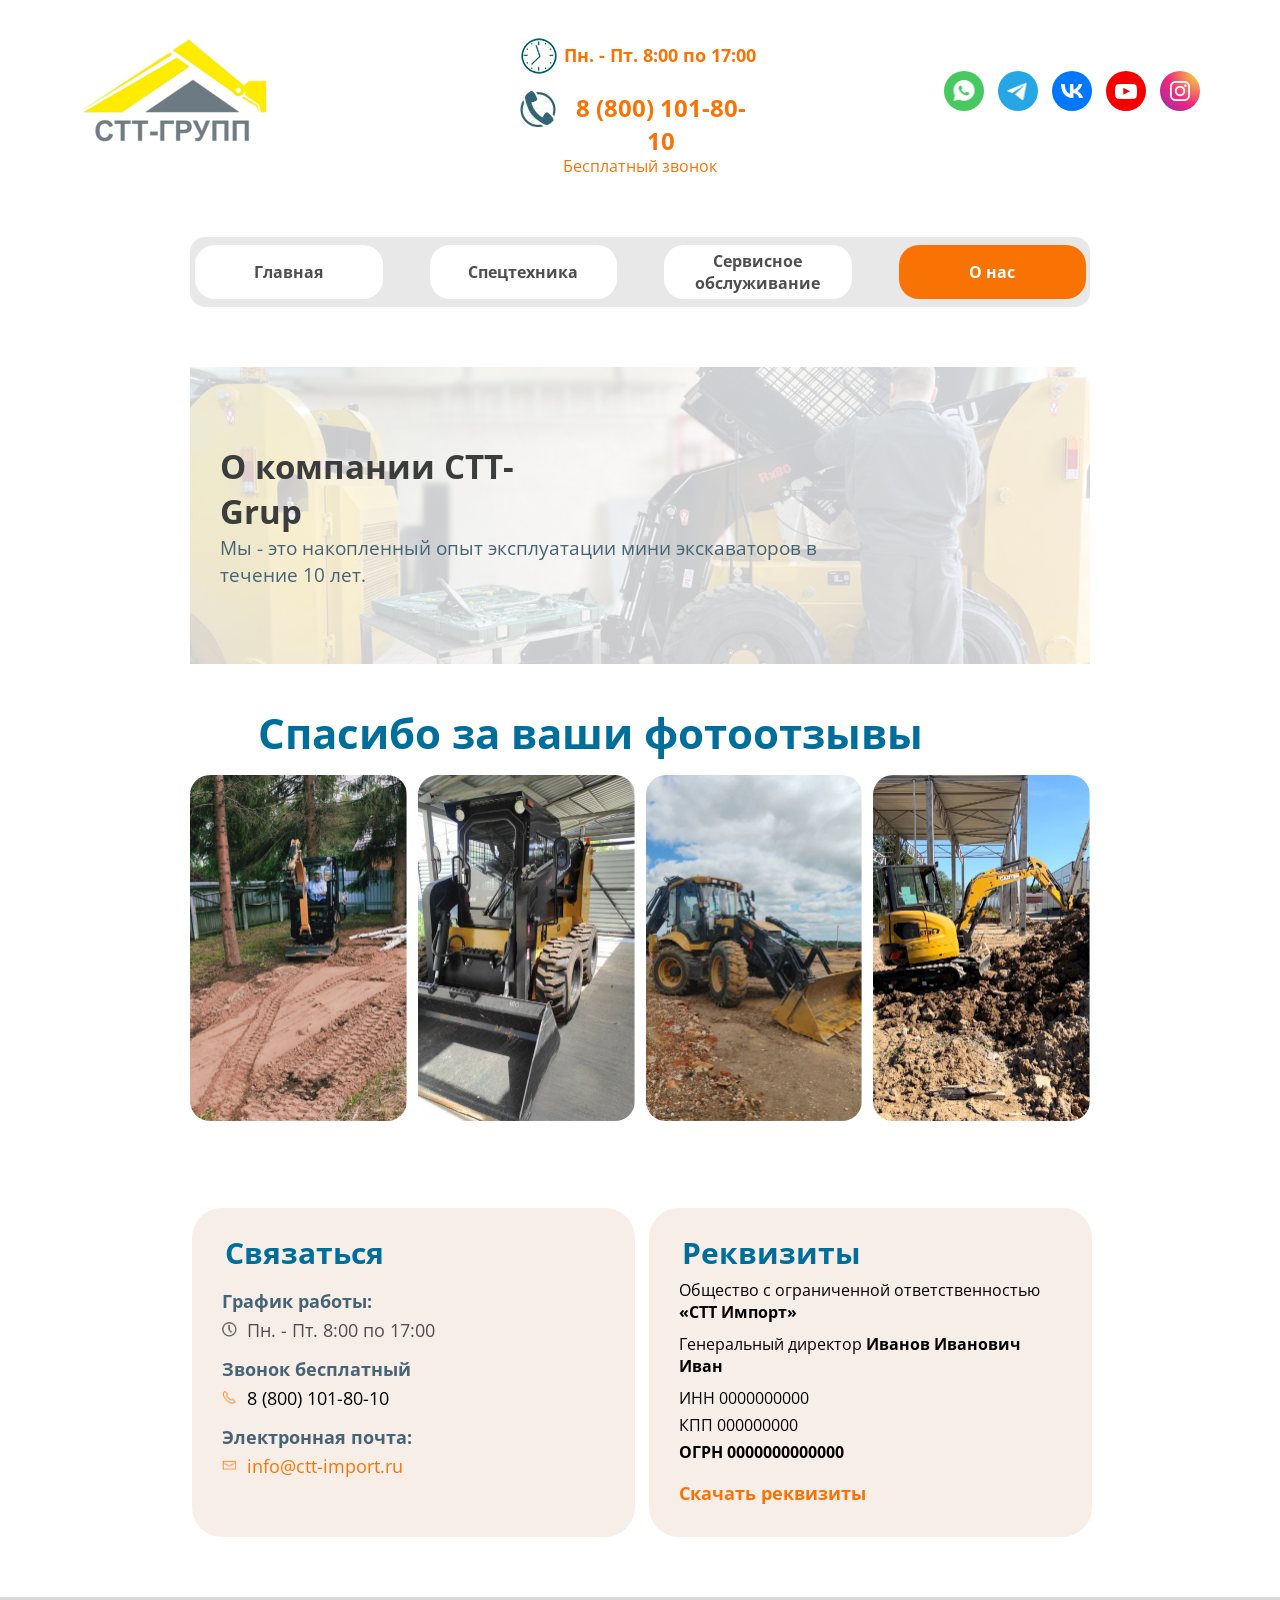
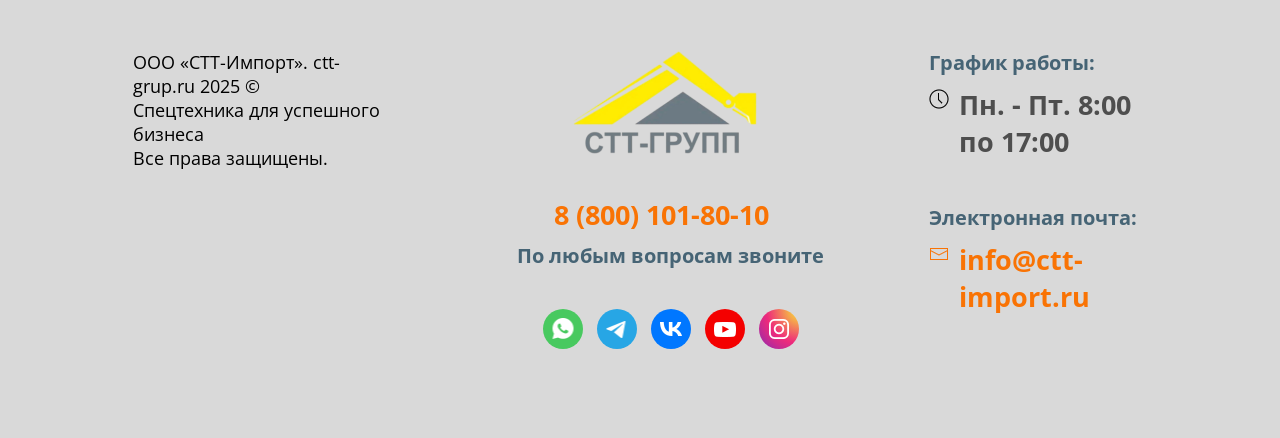
<file: page-4.html>
<!DOCTYPE html>
<html lang="ru">
<head>
  <meta charset="utf-8">
  <meta name="viewport" content="width=device-width, initial-scale=1, shrink-to-fit=no">
  <title>О нас — СТТ-Групп</title>

  <link rel="preconnect" href="https://fonts.googleapis.com">
  <link rel="preconnect" href="https://fonts.gstatic.com" crossorigin>
  <link href="https://fonts.googleapis.com/css2?family=Open+Sans:ital,wght@0,300;0,400;0,500;0,700;0,800;1,300;1,400;1,500;1,700;1,800&display=swap" rel="stylesheet">

  <link rel="stylesheet" href="src/css/page-4.css">
  <link rel="stylesheet" href="src/css/mobile-menu.css">

  <script src="src/js/mobile-menu.js" defer></script>

</head>
<body>
  <header class="header">
    <div class="header__brand">
      <img src="src/img/header-logo.png" class="header__logo" alt="СТТ-Групп">
      
      <button class="header__menu-btn btn-orange hover-bright">
        <span class="header__menu-btn-text">Меню</span>
        <img src="src/img/btn-symbol-icon.png" class="header__menu-btn-icon" alt="">
      </button>
    </div>
    
    <div class="header__contacts">
      <div class="header__time">
        <img src="src/img/header-clock-p4.png" class="header__time-icon" alt="">
        <p class="header__time-text">Пн. - Пт. 8:00 по 17:00</p>
      </div>
      
      <div class="header__phone-block">
        <img src="src/img/header-phone-p4.png" class="header__phone-icon" alt="">
        <div class="header__phone-info">
          <h2 class="header__phone-number">8 (800) 101-80-10</h2>
          <p class="header__phone-label">Бесплатный звонок</p>
        </div>
      </div>
    </div>
    
    <div class="header__socials">
      <div class="header__social-item header__social-item--wa">
        <img src="src/icon/circle-socials-img.png" class="header__social-img" alt="WhatsApp">
      </div>
      <div class="header__social-item header__social-item--tg">
        <img src="src/icon/circle-socials-img2.png" class="header__social-img" alt="Telegram">
      </div>
      <div class="header__social-item header__social-item--vk">
        <img src="src/icon/circle-socials-img3.png" class="header__social-img" alt="VK">
      </div>
      <div class="header__social-item header__social-item--yt">
        <img src="src/icon/circle-socials-img4.png" class="header__social-img" alt="YouTube">
      </div>
      <div class="header__social-item header__social-item--ig">
        <img src="src/icon/circle-socials-instagram.png" class="header__social-img" alt="Instagram">
      </div>
    </div>
  </header>

  <nav class="navigation">
    <a href="./index.html" class="navigation__btn hover-bright">Главная</a>
    <a href="./page-2.html" class="navigation__btn hover-dark">Спецтехника</a>
    <a href="./page-3.html" class="navigation__btn navigation__btn--multiline hover-dark">
      Сервисное<br>
      обслуживание
    </a>
    <a href="./page-4.html" class="navigation__btn navigation__btn--active hover-dark">О нас</a>
  </nav>

  <main class="main-content">
    <section class="hero-about">
      <!-- <div class="hero-about__deco"></div> -->
      <div class="hero-about__content">
        <h1 class="hero-about__title">О компании CTT-Grup</h1>
        <p class="hero-about__text">
          Мы - это накопленный опыт<br class="hero-about__text-br-mobile">
          эксплуатации мини<br class="hero-about__text-br-mobile">
          экскаваторов в течение 10 лет.
        </p>
      </div>
    </section>

    <section class="reviews">
      <h2 class="reviews__title">
        Спасибо за ваши<br class="reviews__title-br-mobile">
        фотоотзывы
      </h2>
      
      <div class="reviews__grid">
        <picture class="reviews__item">
          <source media="(max-width: 320px)" srcset="src/img/row-otzyvi1.png">
          <source media="(max-width: 768px)" srcset="src/img/symbol-otzyvi1.png">
          <img src="src/img/symbol-otzyvi5.png" class="reviews__image" alt="Отзыв 1">
        </picture>
        <picture class="reviews__item">
          <source media="(max-width: 320px)" srcset="src/img/row-otzyvi2.png">
          <source media="(max-width: 768px)" srcset="src/img/symbol-otzyvi2.png">
          <img src="src/img/symbol-otzyvi6.png" class="reviews__image" alt="Отзыв 2">
        </picture>
        <picture class="reviews__item">
          <source media="(max-width: 320px)" srcset="src/img/row-otzyvi3.png">
          <source media="(max-width: 768px)" srcset="src/img/symbol-otzyvi3.png">
          <img src="src/img/symbol-otzyvi7.png" class="reviews__image" alt="Отзыв 3">
        </picture>
        <picture class="reviews__item">
          <source media="(max-width: 320px)" srcset="src/img/row-otzyvi4.png">
          <source media="(max-width: 768px)" srcset="src/img/symbol-otzyvi4.png">
          <img src="src/img/symbol-otzyvi8.png" class="reviews__image" alt="Отзыв 4">
        </picture>
      </div>
    </section>

    <section class="about-contacts">
      <div class="contact-card card-gray">
        <h2 class="contact-card__title title-cyan">Связаться</h2>
        
        <div class="contact-card__grid">
          <div class="contact-card__item">
            <h3 class="contact-card__label">График работы:</h3>
            <div class="contact-card__value">
              <img src="src/img/symbol-svgviewer-p4.png" class="contact-card__icon" alt="">
              <p class="contact-card__text">Пн. - Пт. 8:00 по 17:00</p>
            </div>
          </div>
          
          <div class="contact-card__item">
            <h3 class="contact-card__label">Звонок бесплатный</h3>
            <div class="contact-card__value">
              <img src="src/img/symbol-phone-svg.png" class="contact-card__icon" alt="">
              <p class="contact-card__text">8 (800) 101-80-10</p>
            </div>
          </div>

          <div class="contact-card__item">
            <h3 class="contact-card__label">Электронная почта:</h3>
            <div class="contact-card__value">
              <img src="src/img/symbol-mask-group-p4.png" class="contact-card__icon" alt="">
              <p class="contact-card__text">info@ctt-import.ru</p>
            </div>
          </div>
        </div>
      </div>

      <div class="requisites-card card-gray">
        <h2 class="requisites-card__title title-cyan">Реквизиты</h2>
        
        <div class="requisites-card__grid">
          <div class="requisites-card__details">
            <p class="requisites-card__name">
              Общество с ограниченной ответственностью <span class="requisites-card__highlight">«СТТ Импорт»</span>
            </p>
            <p class="requisites-card__ceo">
              Генеральный директор <span class="requisites-card__highlight">Иванов Иванович Иван</span>
            </p>
          </div>
          
          <div class="requisites-card__ids">
            <p class="requisites-card__id-item">ИНН 0000000000</p>
            <p class="requisites-card__id-item">КПП 000000000</p>
            <p class="requisites-card__id-item requisites-card__id-item--ogrn">ОГРН 0000000000000</p>
          </div>
        </div>
        
        <h3 class="requisites-card__download subtitle-orange">Скачать реквизиты</h3>
      </div>
    </section>
  </main>

  <footer class="footer">
    <div class="footer__copyright">
      <p class="footer__copyright-text">
        ООО «СТТ-Импорт». ctt-grup.ru 2025 © <br>
        Спецтехника для успешного бизнеса<br>
        Все права защищены.
      </p>
    </div>
    
    <div class="footer__brand">
      <img src="src/img/header-logo.png" class="footer__logo" alt="СТТ-Групп">
      
      <div class="footer__phone-block">
        <h2 class="footer__phone-number">8 (800) 101-80-10</h2>
        <p class="footer__phone-label">По любым вопросам  звоните</p>
      </div>
      
      <div class="footer__socials">
        <div class="footer__social-item footer__social-item--wa">
          <img src="src/icon/circle-socials-img.png" class="footer__social-img" alt="WhatsApp">
        </div>
        <div class="footer__social-item footer__social-item--tg">
          <img src="src/icon/circle-socials-img2.png" class="footer__social-img" alt="Telegram">
        </div>
        <div class="footer__social-item footer__social-item--vk">
          <img src="src/icon/circle-socials-img3.png" class="footer__social-img" alt="VK">
        </div>
        <div class="footer__social-item footer__social-item--yt">
          <img src="src/icon/circle-socials-img4.png" class="footer__social-img" alt="YouTube">
        </div>
        <div class="footer__social-item footer__social-item--ig">
          <img src="src/icon/circle-socials-instagram.png" class="footer__social-img" alt="Instagram">
        </div>
      </div>
    </div>
    
    <div class="footer__contacts">
      <div class="footer__contact-section footer__contact-section--schedule">
        <h2 class="footer__contact-title">График работы:</h2>
        <div class="footer__contact-row">
          <img src="src/img/symbol-svgviewer-footer-p4.png" class="footer__contact-icon" alt="">
          <h2 class="footer__contact-text">Пн. - Пт. 8:00 по 17:00</h2>
        </div>
      </div>
      
      <div class="footer__contact-section footer__contact-section--email">
        <h2 class="footer__contact-title">Электронная почта:</h2>
        <div class="footer__contact-row">
          <img src="src/img/symbol-mask-group-footer-p4.png" class="footer__contact-icon" alt="">
          <h2 class="footer__contact-text">info@ctt-import.ru</h2>
        </div>
      </div>
    </div>
  </footer>
  <!-- Mobile Menu Overlay -->
  <div class="mobile-menu" id="mobile-menu" role="dialog" aria-modal="true" aria-label="Навигация">
    <div class="mobile-menu__panel">
      <button class="mobile-menu__close" aria-label="Закрыть меню">&#10005;</button>
      <nav class="mobile-menu__nav">
        <a href="./index.html" class="mobile-menu__item">Главная</a>
        <a href="./page-2.html" class="mobile-menu__item">Спецтехника</a>
        <a href="./page-3.html" class="mobile-menu__item">Сервисное обслуживание</a>
        <a href="./page-4.html" class="mobile-menu__item mobile-menu__item--active">О нас</a>
      </nav>
    </div>
  </div>

</body>
</html>
</file>
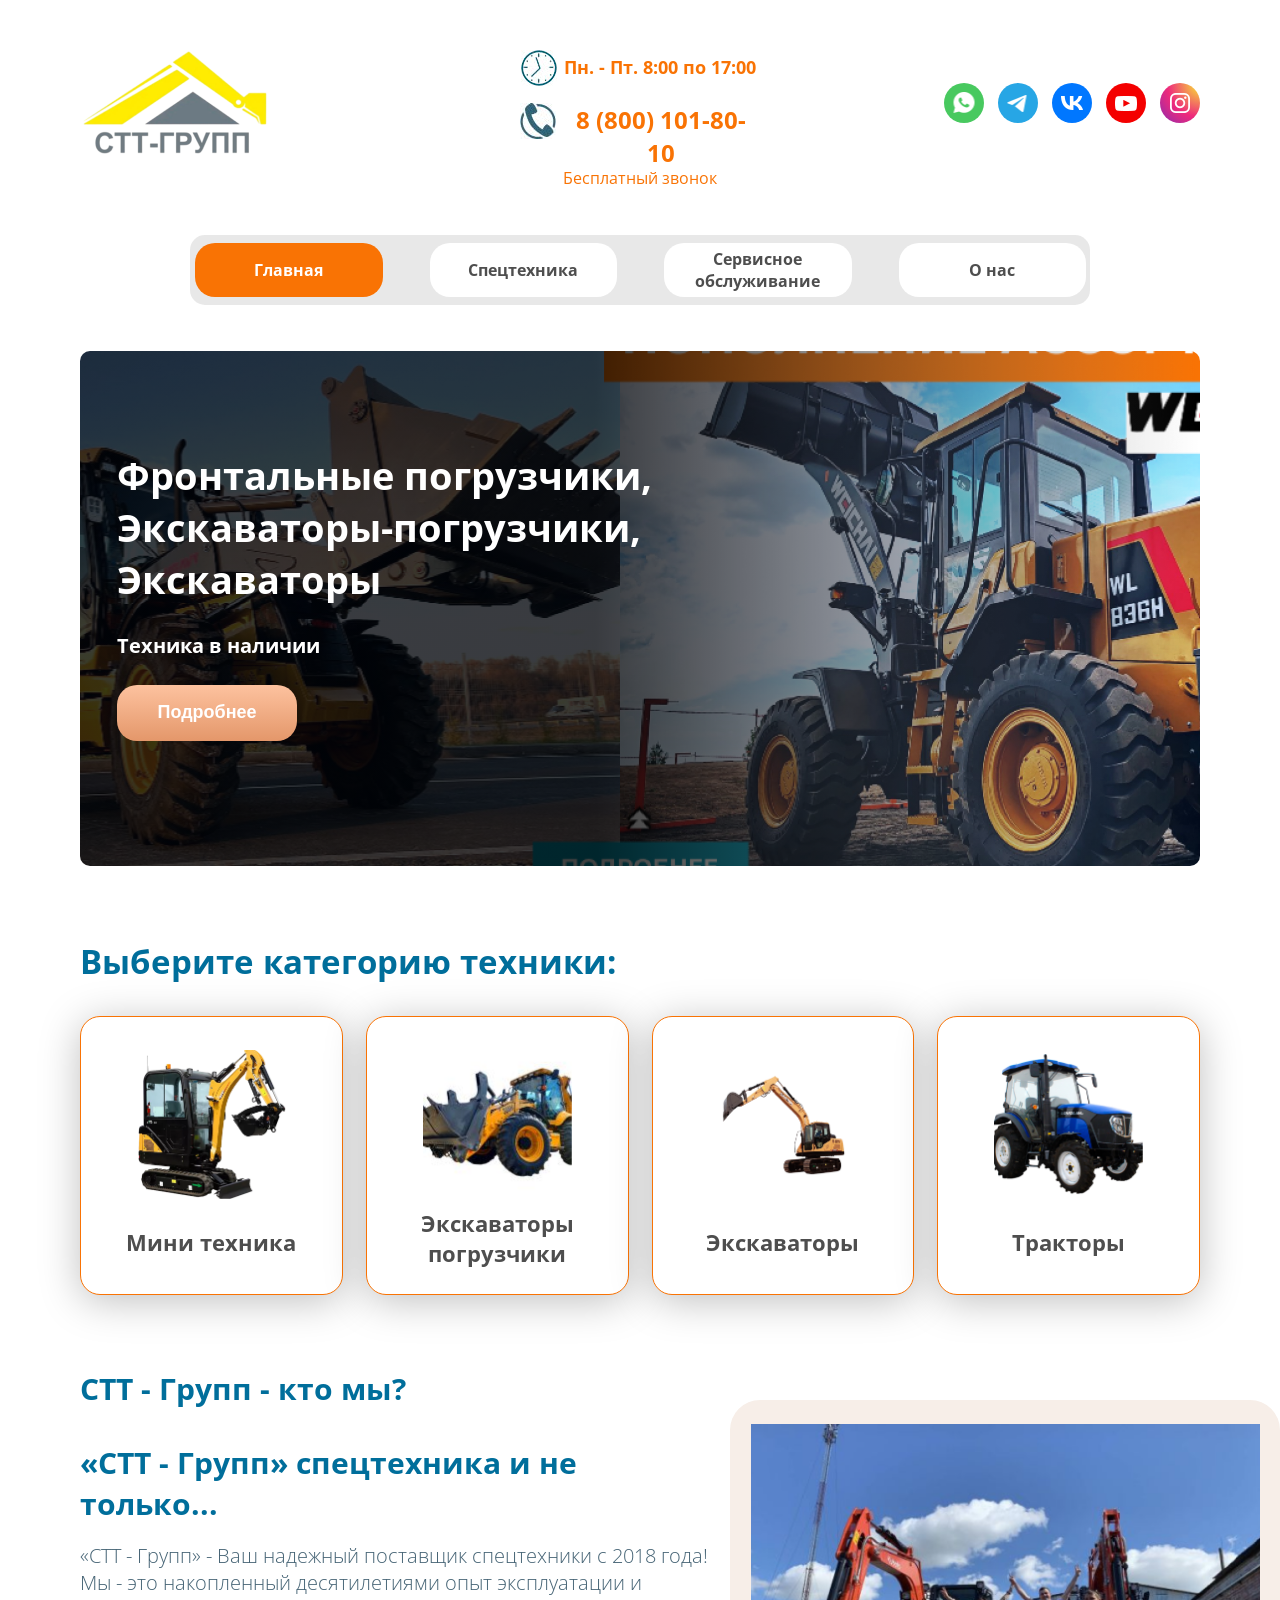
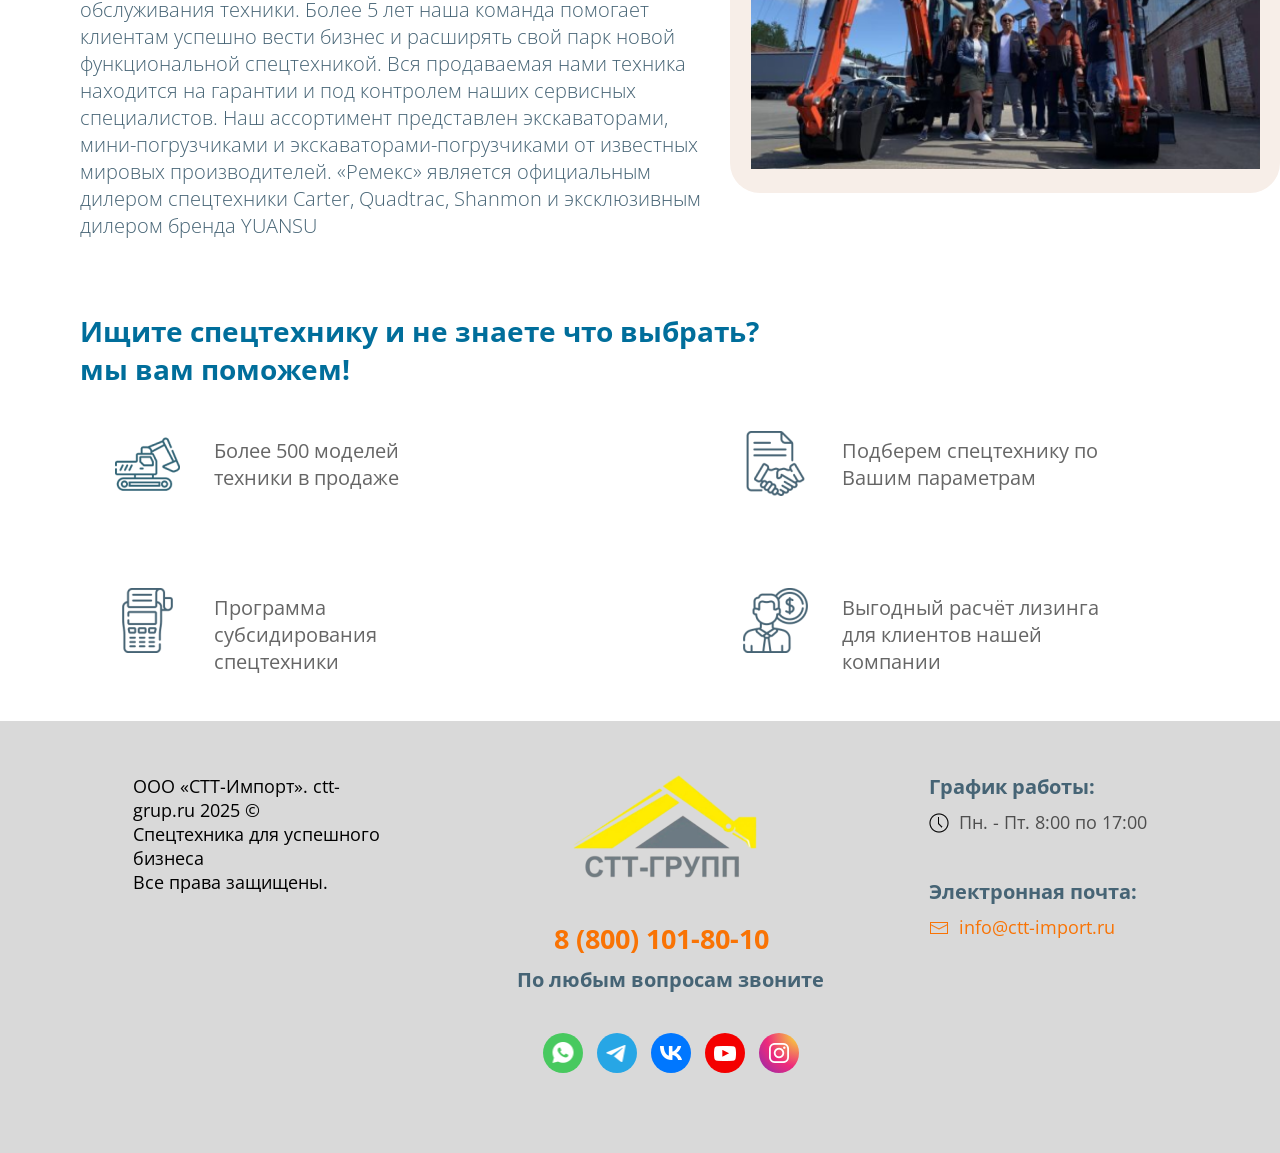
<file: dict/page-1.html>
<!DOCTYPE html>
<html lang="ru">
<head>
  <meta charset="utf-8">
  <meta name="viewport" content="width=device-width, initial-scale=1, shrink-to-fit=no">
  <title>Главная — СТТ-Групп</title>
  
  <link rel="preconnect" href="https://fonts.googleapis.com">
  <link rel="preconnect" href="https://fonts.gstatic.com" crossorigin>

  <link href="https://fonts.googleapis.com/css2?family=Open+Sans:ital,wght@0,300;0,400;0,500;0,700;0,800;1,300;1,400;1,500;1,700;1,800&display=swap" rel="stylesheet">
  <link rel="stylesheet" href="src/css/page-1.css">
  <link rel="stylesheet" href="src/css/mobile-menu.css">

  <script src="src/js/mobile-menu.js" defer ></script>

</head>
<body>
  <header class="header">
    <div class="header__brand">
      <img src="src/img/header-logo.png" class="header__logo" alt="СТТ-Групп">
      
      <button class="header__menu-btn btn-orange hover-bright">
        <span class="header__menu-btn-text">Меню</span>
        <img src="src/img/btn-symbol-icon.png" class="header__menu-btn-icon" alt="">
      </button>
    </div>
    
    <div class="header__contacts">
      <div class="header__time">
        <img src="src/img/header-clock.png" class="header__time-icon" alt="">
        <p class="header__time-text">Пн. - Пт. 8:00 по 17:00</p>
      </div>
      
      <div class="header__phone-block">
        <img src="src/img/header-phone.png" class="header__phone-icon" alt="">
        <div class="header__phone-info">
          <h2 class="header__phone-number">8 (800) 101-80-10</h2>
          <p class="header__phone-label">Бесплатный звонок</p>
        </div>
      </div>
    </div>
    
    <div class="header__socials">
      <div class="header__social-item header__social-item--wa">
        <img src="src/icon/circle-socials-img.png" class="header__social-img" alt="WhatsApp">
      </div>
      <div class="header__social-item header__social-item--tg">
        <img src="src/icon/circle-socials-img2.png" class="header__social-img" alt="Telegram">
      </div>
      <div class="header__social-item header__social-item--vk">
        <img src="src/icon/circle-socials-img3.png" class="header__social-img" alt="VK">
      </div>
      <div class="header__social-item header__social-item--yt">
        <img src="src/icon/circle-socials-img4.png" class="header__social-img" alt="YouTube">
      </div>
      <div class="header__social-item header__social-item--ig">
        <img src="src/icon/circle-socials-instagram.png" class="header__social-img" alt="Instagram">
      </div>
    </div>
  </header>

  <nav class="navigation">
    <a href="./page-1.html" class="navigation__btn navigation__btn--active hover-bright">Главная</a>
    <a href="./page-2.html" class="navigation__btn hover-dark">Спецтехника</a>
    <a href="./page-3.html" class="navigation__btn navigation__btn--multiline hover-dark">
      Сервисное<br>
      обслуживание
    </a>
    <a href="./page-4.html" class="navigation__btn hover-dark">О нас</a>
  </nav>

  <main class="main-content">
    <section class="hero">
      <div class="hero__content">
        <h1 class="hero__title">
          Фронтальные погрузчики, <br>
          Экскаваторы-погрузчики, <br>
          Экскаваторы
        </h1>
        <p class="hero__subtitle">Техника в наличии</p>
      </div>
      <button class="hero__button hover-bright">Подробнее</button>
    </section>

    <section class="categories">
      <h2 class="categories__title categories__title--desktop">Выберите категорию техники:</h2>
      <h2 class="categories__title categories__title--tablet">Выберите интересующий раздел</h2>
      <h2 class="categories__title categories__title--mobile">
        Выберите<br>
        интересующий<br>
        раздел
      </h2>
      
      <div class="categories__grid">
        <div class="categories__card categories__card--mini">
          <img src="src/img/card-symbol-symbol1.png" class="categories__card-image" alt="">
          <h2 class="categories__card-title">Мини техника</h2>
        </div>
        
        <div class="categories__card categories__card--loaders">
          <img src="src/img/card-symbol-symbol2.png" class="categories__card-image" alt="">
          <h2 class="categories__card-title">
            Экскаваторы<br>
            погрузчики
          </h2>
        </div>

        <div class="categories__card categories__card--excavators">
          <img src="src/img/card-symbol-symbol3.png" class="categories__card-image" alt="">
          <h2 class="categories__card-title">Экскаваторы</h2>
        </div>
        
        <div class="categories__card categories__card--tractors">
          <img src="src/img/card-symbol-symbol4.png" class="categories__card-image" alt="">
          <h2 class="categories__card-title">Тракторы</h2>
        </div>
      </div>
    </section>

    <section class="about">
      <div class="about__info">
        <h2 class="about__title">CTT - Групп - кто мы?</h2>
        <h3 class="about__subtitle">«СТТ - Групп» спецтехника и не только...</h3>
        <p class="about__text">
          «СТТ - Групп» - Ваш надежный поставщик спецтехники с 2018 года! Мы - это накопленный десятилетиями опыт эксплуатации и обслуживания техники. Более 5 лет наша команда помогает клиентам успешно вести бизнес и расширять свой парк новой функциональной спецтехникой. Вся продаваемая нами техника находится на гарантии и под контролем наших сервисных специалистов. Наш ассортимент представлен экскаваторами, мини-погрузчиками и экскаваторами-погрузчиками от известных мировых производителей. «Ремекс» является официальным дилером спецтехники Carter, Quadtrac, Shanmon и эксклюзивным дилером бренда YUANSU
        </p>
      </div>
      
      <div class="about__image-block">
        <picture class="about__picture">
          <source media="(max-width: 768px)" srcset="src/img/symbol-symbol.png">
          <img src="src/img/symbol-4-4a.png" class="about__image" alt="СТТ-Групп Спецтехника">
        </picture>
      </div>
    </section>

    <section class="help">
      <h2 class="help__title">
        Ищите спецтехнику и не знаете что выбрать?<br>
        мы вам поможем!
      </h2>
      
      <div class="help__grid">
        <div class="help__card help__card--models">
          <img src="src/img/symbol-5-9501fd5e.png" class="help__card-icon" alt="">
          <p class="help__card-text">
            Более 500 моделей<br>
            техники в продаже
          </p>
        </div>
        
        <div class="help__card help__card--params">
          <img src="src/img/symbol-1-4580be.png" class="help__card-icon" alt="">
          <p class="help__card-text">
            Подберем спецтехнику по<br>
            Вашим параметрам
          </p>
        </div>

        <div class="help__card help__card--subsidy">
          <img src="src/img/symbol-3-c0789c4e.png" class="help__card-icon" alt="">
          <p class="help__card-text">
            Программа<br>
            субсидирования<br>
            спецтехники
          </p>
        </div>
        
        <div class="help__card help__card--lease">
          <img src="src/img/symbol-2-6f3c0e.png" class="help__card-icon" alt="">
          <p class="help__card-text">
            Выгодный расчёт лизинга<br>
            для клиентов нашей<br>
            компании
          </p>
        </div>
      </div>
    </section>
  </main>

  <footer class="footer">
    <div class="footer__copyright">
      <p class="footer__copyright-text">
        ООО «СТТ-Импорт». ctt-grup.ru 2025 © <br>
        Спецтехника для успешного бизнеса<br>
        Все права защищены.
      </p>
    </div>
    
    <div class="footer__brand">
      <img src="src/img/header-logo.png" class="footer__logo" alt="СТТ-Групп">
      
      <div class="footer__phone-block">
        <h2 class="footer__phone-number">8 (800) 101-80-10</h2>
        <p class="footer__phone-label">По любым вопросам  звоните</p>
      </div>
      
      <div class="footer__socials">
        <div class="footer__social-item footer__social-item--wa">
          <img src="src/icon/circle-socials-img.png" class="footer__social-img" alt="WhatsApp">
        </div>
        <div class="footer__social-item footer__social-item--tg">
          <img src="src/icon/circle-socials-img2.png" class="footer__social-img" alt="Telegram">
        </div>
        <div class="footer__social-item footer__social-item--vk">
          <img src="src/icon/circle-socials-img3.png" class="footer__social-img" alt="VK">
        </div>
        <div class="footer__social-item footer__social-item--yt">
          <img src="src/icon/circle-socials-img4.png" class="footer__social-img" alt="YouTube">
        </div>
        <div class="footer__social-item footer__social-item--ig">
          <img src="src/icon/circle-socials-instagram.png" class="footer__social-img" alt="Instagram">
        </div>
      </div>
    </div>
    
    <div class="footer__contacts">
      <div class="footer__contact-section footer__contact-section--schedule">
        <h2 class="footer__contact-title">График работы:</h2>
        <div class="footer__contact-row">
          <img src="src/img/symbol-svgviewer.png" class="footer__contact-icon" alt="">
          <p class="footer__contact-text">Пн. - Пт. 8:00 по 17:00</p>
        </div>
      </div>
      
      <div class="footer__contact-section footer__contact-section--email">
        <h2 class="footer__contact-title">Электронная почта:</h2>
        <div class="footer__contact-row">
          <img src="src/img/symbol-mask-group.png" class="footer__contact-icon" alt="">
          <p class="footer__contact-text">info@ctt-import.ru</p>
        </div>
      </div>
    </div>
  </footer>
  <!-- Mobile Menu Overlay -->
  <div class="mobile-menu" id="mobile-menu" role="dialog" aria-modal="true" aria-label="Навигация">
    <div class="mobile-menu__panel">
      <button class="mobile-menu__close" aria-label="Закрыть меню">&#10005;</button>
      <nav class="mobile-menu__nav">
        <a href="./page-1.html" class="mobile-menu__item mobile-menu__item--active">Главная</a>
        <a href="./page-2.html" class="mobile-menu__item">Спецтехника</a>
        <a href="./page-3.html" class="mobile-menu__item">Сервисное обслуживание</a>
        <a href="./page-4.html" class="mobile-menu__item">О нас</a>
      </nav>
    </div>
  </div>

</body>
</html>
</file>
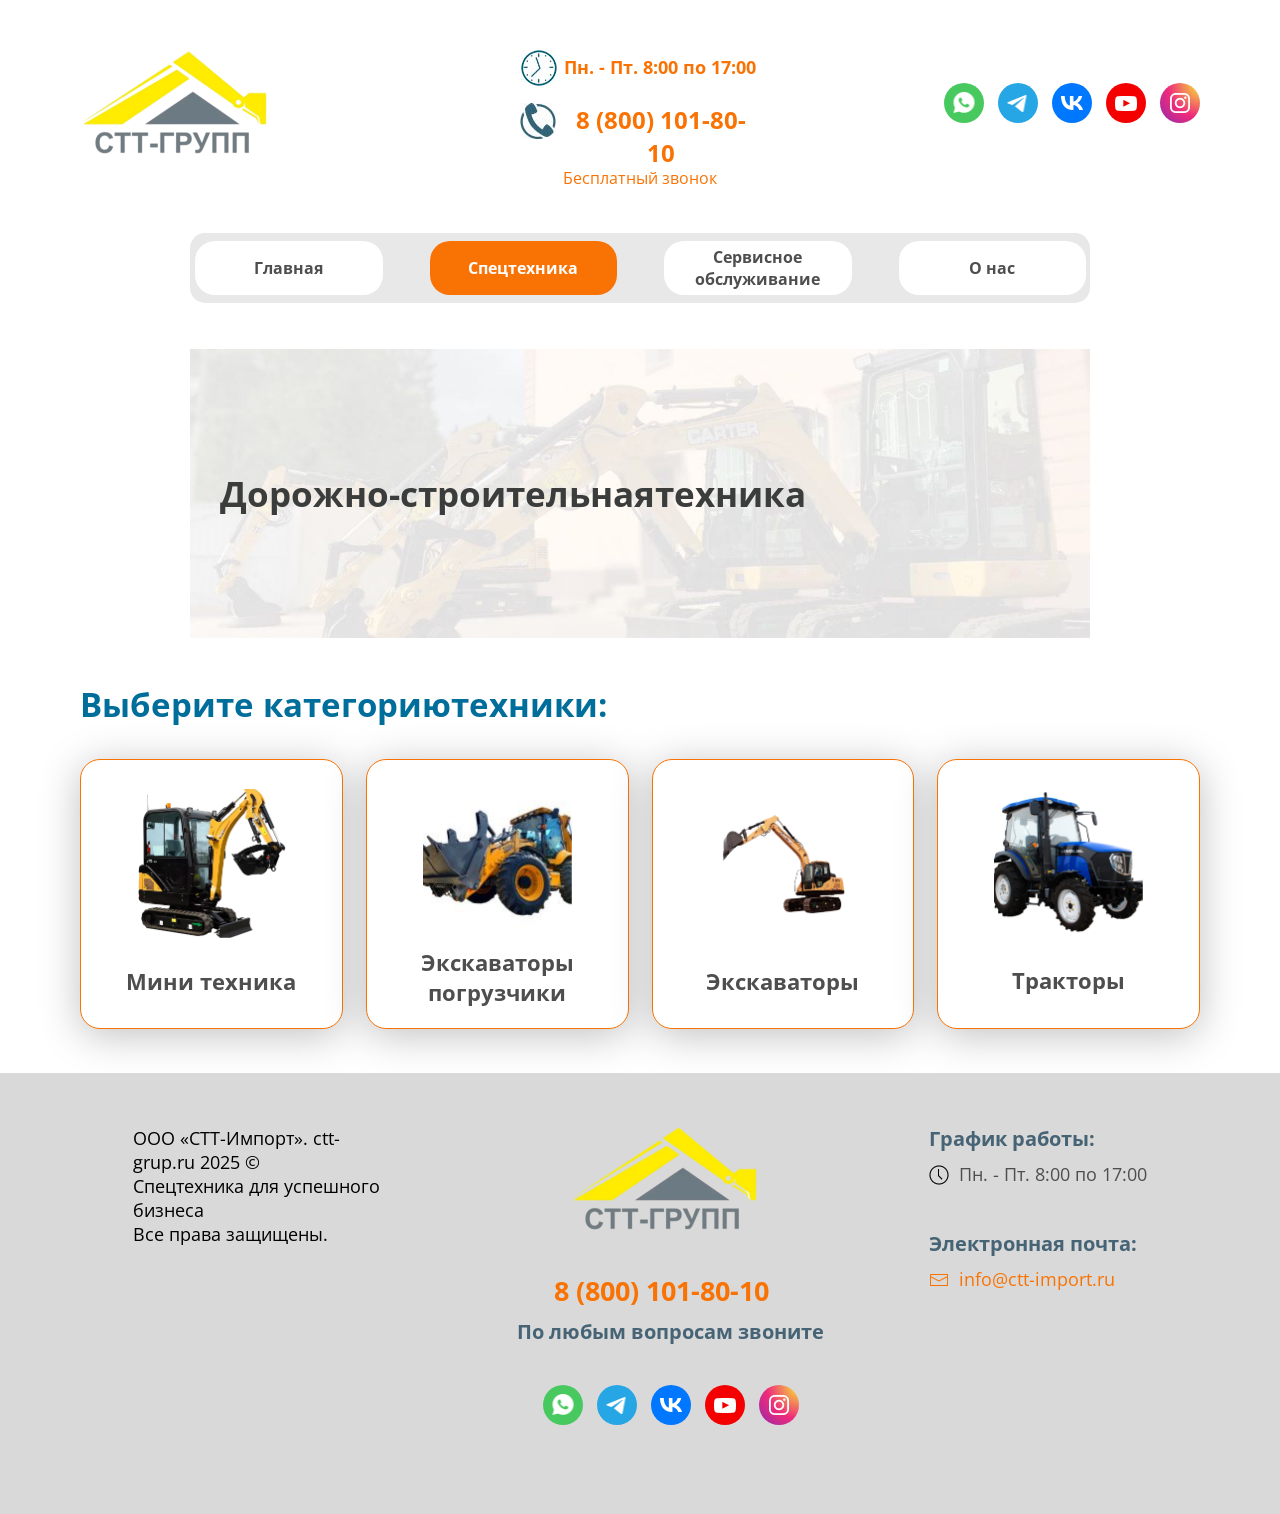
<file: dict/page-2.html>
<!DOCTYPE html>
<html lang="ru">
<head>
  <meta charset="utf-8">
  <meta name="viewport" content="width=device-width, initial-scale=1, shrink-to-fit=no">
  <title>Спецтехника — СТТ-Групп</title>
  
  <link rel="preconnect" href="https://fonts.googleapis.com">
  <link rel="preconnect" href="https://fonts.gstatic.com" crossorigin>
  <link href="https://fonts.googleapis.com/css2?family=Open+Sans:ital,wght@0,300;0,400;0,500;0,700;0,800;1,300;1,400;1,500;1,700;1,800&display=swap" rel="stylesheet">

  <link rel="stylesheet" href="src/css/page-2.css">
  <link rel="stylesheet" href="src/css/mobile-menu.css">

  <script src="src/js/mobile-menu.js" defer ></script>
</head>
<body>
  <header class="header">
    <div class="header__brand">
      <img src="src/img/header-logo.png" class="header__logo" alt="СТТ-Групп">
      
      <button class="header__menu-btn btn-orange hover-bright">
        <span class="header__menu-btn-text">Меню</span>
        <img src="src/img/btn-symbol-icon.png" class="header__menu-btn-icon" alt="">
      </button>
    </div>
    
    <div class="header__contacts">
      <div class="header__time">
        <img src="src/img/header-clock-p2.png" class="header__time-icon" alt="">
        <p class="header__time-text">Пн. - Пт. 8:00 по 17:00</p>
      </div>
      
      <div class="header__phone-block">
        <img src="src/img/header-phone-p2.png" class="header__phone-icon" alt="">
        <div class="header__phone-info">
          <h2 class="header__phone-number">8 (800) 101-80-10</h2>
          <p class="header__phone-label">Бесплатный звонок</p>
        </div>
      </div>
    </div>
    
    <div class="header__socials">
      <div class="header__social-item header__social-item--wa">
        <img src="src/icon/circle-socials-img.png" class="header__social-img" alt="WhatsApp">
      </div>
      <div class="header__social-item header__social-item--tg">
        <img src="src/icon/circle-socials-img2.png" class="header__social-img" alt="Telegram">
      </div>
      <div class="header__social-item header__social-item--vk">
        <img src="src/icon/circle-socials-img3.png" class="header__social-img" alt="VK">
      </div>
      <div class="header__social-item header__social-item--yt">
        <img src="src/icon/circle-socials-img4.png" class="header__social-img" alt="YouTube">
      </div>
      <div class="header__social-item header__social-item--ig">
        <img src="src/icon/circle-socials-instagram.png" class="header__social-img" alt="Instagram">
      </div>
    </div>
  </header>

  <nav class="navigation">
    <a href="./index.html" class="navigation__btn hover-bright">Главная</a>
    <a href="./page-2.html" class="navigation__btn navigation__btn--active hover-dark">Спецтехника</a>
    <a href="./page-3.html" class="navigation__btn navigation__btn--multiline hover-dark">
      Сервисное<br>
      обслуживание
    </a>
    <a href="./page-4.html" class="navigation__btn hover-dark">О нас</a>
  </nav>

  <main class="main-content">
    <section class="page-title">
      <h1 class="page-title__heading">
        Дорожно-<br class="page-title__br-mobile">строительная<br class="page-title__br-mobile">техника
      </h1>
    </section>

    <section class="categories">
      <h2 class="categories__title">
        Выберите категорию<br class="categories__title-br-mobile">техники:
      </h2>
      
      <div class="categories__grid">
        <div class="categories__card categories__card--mini">
          <img src="src/img/p2-card-symbol-symbol1.png" class="categories__card-image" alt="">
          <h2 class="categories__card-title">Мини техника</h2>
        </div>
        
        <div class="categories__card categories__card--loaders">
          <img src="src/img/p2-card-symbol-symbol2.png" class="categories__card-image" alt="">
          <h2 class="categories__card-title">
            Экскаваторы<br>
            погрузчики
          </h2>
        </div>

        <div class="categories__card categories__card--excavators">
          <img src="src/img/p2-card-symbol-symbol3.png" class="categories__card-image" alt="">
          <h2 class="categories__card-title">Экскаваторы</h2>
        </div>
        
        <div class="categories__card categories__card--tractors">
          <img src="src/img/p2-card-symbol-symbol4.png" class="categories__card-image" alt="">
          <h2 class="categories__card-title">Тракторы</h2>
        </div>
      </div>
    </section>
  </main>

  <footer class="footer">
    <div class="footer__copyright">
      <p class="footer__copyright-text">
        ООО «СТТ-Импорт». ctt-grup.ru 2025 © <br>
        Спецтехника для успешного бизнеса<br>
        Все права защищены.
      </p>
    </div>
    
    <div class="footer__brand">
      <img src="src/img/header-logo.png" class="footer__logo" alt="СТТ-Групп">
      
      <div class="footer__phone-block">
        <h2 class="footer__phone-number">8 (800) 101-80-10</h2>
        <p class="footer__phone-label">По любым вопросам  звоните</p>
      </div>
      
      <div class="footer__socials">
        <div class="footer__social-item footer__social-item--wa">
          <img src="src/icon/circle-socials-img.png" class="footer__social-img" alt="WhatsApp">
        </div>
        <div class="footer__social-item footer__social-item--tg">
          <img src="src/icon/circle-socials-img2.png" class="footer__social-img" alt="Telegram">
        </div>
        <div class="footer__social-item footer__social-item--vk">
          <img src="src/icon/circle-socials-img3.png" class="footer__social-img" alt="VK">
        </div>
        <div class="footer__social-item footer__social-item--yt">
          <img src="src/icon/circle-socials-img4.png" class="footer__social-img" alt="YouTube">
        </div>
        <div class="footer__social-item footer__social-item--ig">
          <img src="src/icon/circle-socials-instagram.png" class="footer__social-img" alt="Instagram">
        </div>
      </div>
    </div>
    
    <div class="footer__contacts">
      <div class="footer__contact-section footer__contact-section--schedule">
        <h2 class="footer__contact-title">График работы:</h2>
        <div class="footer__contact-row">
          <img src="src/img/symbol-svgviewer.png" class="footer__contact-icon" alt="">
          <p class="footer__contact-text">Пн. - Пт. 8:00 по 17:00</p>
        </div>
      </div>
      
      <div class="footer__contact-section footer__contact-section--email">
        <h2 class="footer__contact-title">Электронная почта:</h2>
        <div class="footer__contact-row">
          <img src="src/img/symbol-mask-group.png" class="footer__contact-icon" alt="">
          <p class="footer__contact-text">info@ctt-import.ru</p>
        </div>
      </div>
    </div>
  </footer>
  <!-- Mobile Menu Overlay -->
  <div class="mobile-menu" id="mobile-menu" role="dialog" aria-modal="true" aria-label="Навигация">
    <div class="mobile-menu__panel">
      <button class="mobile-menu__close" aria-label="Закрыть меню">&#10005;</button>
      <nav class="mobile-menu__nav">
        <a href="./index.html" class="mobile-menu__item">Главная</a>
        <a href="./page-2.html" class="mobile-menu__item mobile-menu__item--active">Спецтехника</a>
        <a href="./page-3.html" class="mobile-menu__item">Сервисное обслуживание</a>
        <a href="./page-4.html" class="mobile-menu__item">О нас</a>
      </nav>
    </div>
  </div>

</body>
</html>
</file>
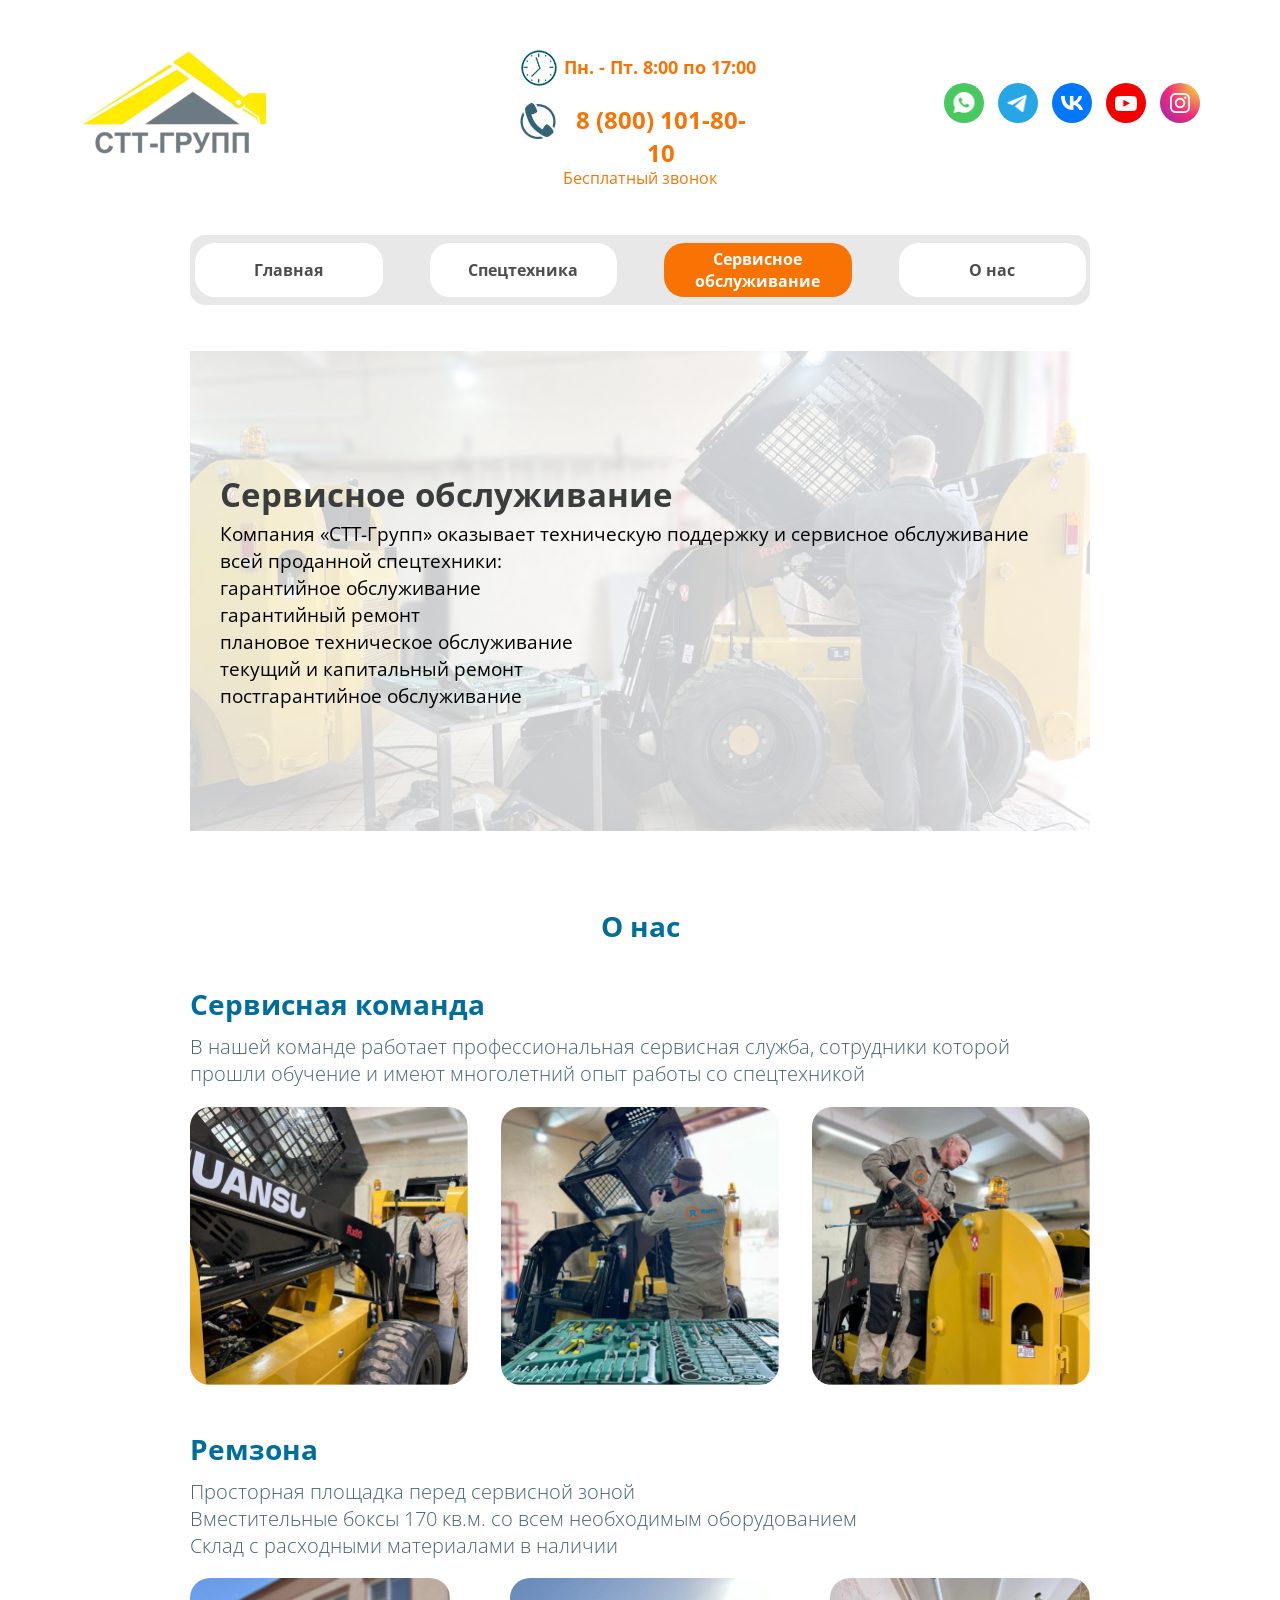
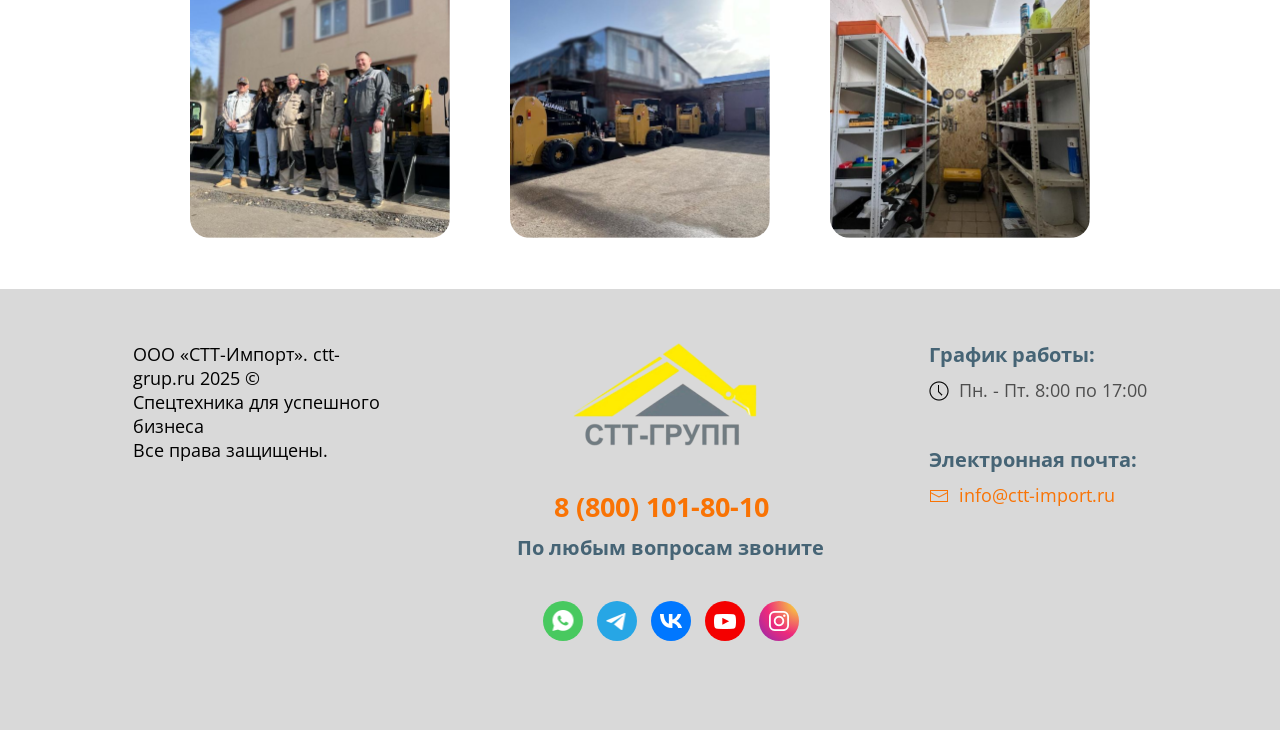
<file: dict/page-3.html>
<!DOCTYPE html>
<html lang="ru">
<head>
  <meta charset="utf-8">
  <meta name="viewport" content="width=device-width, initial-scale=1, shrink-to-fit=no">
  <title>Сервисное обслуживание — СТТ-Групп</title>
  
  <link rel="preconnect" href="https://fonts.googleapis.com">
  <link rel="preconnect" href="https://fonts.gstatic.com" crossorigin>
  <link href="https://fonts.googleapis.com/css2?family=Open+Sans:ital,wght@0,300;0,400;0,500;0,700;0,800;1,300;1,400;1,500;1,700;1,800&display=swap" rel="stylesheet">

  <link rel="stylesheet" href="src/css/page-3.css">
  <link rel="stylesheet" href="src/css/mobile-menu.css">

  <script src="src/js/mobile-menu.js" defer ></script>

</head>
<body>
  <header class="header">
    <div class="header__brand">
      <img src="src/img/header-logo.png" class="header__logo" alt="СТТ-Групп">
      
      <button class="header__menu-btn btn-orange hover-bright">
        <span class="header__menu-btn-text">Меню</span>
        <img src="src/img/btn-symbol-icon.png" class="header__menu-btn-icon" alt="">
      </button>
    </div>
    
    <div class="header__contacts">
      <div class="header__time">
        <img src="src/img/time-clock.png" class="header__time-icon" alt="">
        <p class="header__time-text">Пн. - Пт. 8:00 по 17:00</p>
      </div>
      
      <div class="header__phone-block">
        <img src="src/img/row-phone.png" class="header__phone-icon" alt="">
        <div class="header__phone-info">
          <h2 class="header__phone-number">8 (800) 101-80-10</h2>
          <p class="header__phone-label">Бесплатный звонок</p>
        </div>
      </div>
    </div>
    
    <div class="header__socials">
      <div class="header__social-item header__social-item--wa">
        <img src="src/icon/circle-socials-img.png" class="header__social-img" alt="WhatsApp">
      </div>
      <div class="header__social-item header__social-item--tg">
        <img src="src/icon/circle-socials-img2.png" class="header__social-img" alt="Telegram">
      </div>
      <div class="header__social-item header__social-item--vk">
        <img src="src/icon/circle-socials-img3.png" class="header__social-img" alt="VK">
      </div>
      <div class="header__social-item header__social-item--yt">
        <img src="src/icon/circle-socials-img4.png" class="header__social-img" alt="YouTube">
      </div>
      <div class="header__social-item header__social-item--ig">
        <img src="src/icon/circle-socials-instagram.png" class="header__social-img" alt="Instagram">
      </div>
    </div>
  </header>

  <nav class="navigation">
    <a href="./index.html" class="navigation__btn hover-bright">Главная</a>
    <a href="./page-2.html" class="navigation__btn hover-dark">Спецтехника</a>
    <a href="./page-3.html" class="navigation__btn navigation__btn--active navigation__btn--multiline hover-dark">
      Сервисное<br>
      обслуживание
    </a>
    <a href="./page-4.html" class="navigation__btn hover-dark">О нас</a>
  </nav>

  <main class="main-content">
    <section class="hero-service">
      <div class="hero-service__content">
        <h1 class="hero-service__title">
          Сервисное <br class="hero-service__title-br-mobile">обслуживание
        </h1>
        <p class="hero-service__text">
          Компания «СТТ-Групп» оказывает техническую поддержку и сервисное обслуживание <br class="hero-service__text-br-desktop">всей проданной спецтехники:
        </p>
        <p class="hero-service__list">
          гарантийное обслуживание<br>
          гарантийный ремонт<br>
          плановое техническое обслуживание<br>
          текущий и капитальный ремонт<br>
          постгарантийное обслуживание
        </p>
      </div>
    </section>

    <section class="about-service">
      <h2 class="about-service__main-title">О нас</h2>
      
      <div class="about-service__block">
        <div class="about-service__info">
          <h2 class="about-service__title">Сервисная команда</h2>
          <p class="about-service__text">
            В нашей команде работает профессиональная сервисная служба, сотрудники которой прошли обучение и имеют многолетний опыт работы со спецтехникой
          </p>
        </div>
        
        <div class="about-service__gallery gallery">
          <picture class="gallery__item">
            <source media="(max-width: 320px)" srcset="src/img/servis-1-6d7c.png">
            <source media="(max-width: 768px)" srcset="src/img/symbol-servis1-row.png">
            <img src="src/img/symbol-servis1.png" class="gallery__img" alt="Специалист СТТ-Групп">
          </picture>
          
          <picture class="gallery__item">
            <source media="(max-width: 320px)" srcset="src/img/servis-3-a.png">
            <source media="(max-width: 768px)" srcset="src/img/symbol-servis2-row.png">
            <img src="src/img/symbol-servis2.png" class="gallery__img" alt="Обучение сотрудников">
          </picture>

          <picture class="gallery__item">
            <source media="(max-width: 320px)" srcset="src/img/symbol3-p3.png">
            <source media="(max-width: 768px)" srcset="src/img/symbol-servis-block4.png">
            <img src="src/img/symbol-servis3.png" class="gallery__img" alt="Сервисный процесс">
          </picture>
        </div>
      </div>
      
      <div class="about-service__block">
        <div class="about-service__info">
          <h2 class="about-service__title">Ремзона</h2>
          <p class="about-service__text">
            Просторная площадка перед сервисной зоной<br>
            Вместительные боксы 170 кв.м. со всем необходимым оборудованием<br>
            Склад с расходными материалами в наличии
          </p>
        </div>
        
        <div class="about-service__gallery gallery">
          <picture class="gallery__item">
            <source media="(max-width: 320px)" srcset="src/img/servis-block1.png">
            <source media="(max-width: 768px)" srcset="src/img/symbol-servis-block1-row.png">
            <img src="src/img/symbol-servis-block1.png" class="gallery__img" alt="Площадка ремзоны">
          </picture>
          
          <picture class="gallery__item">
            <source media="(max-width: 320px)" srcset="src/img/servis-block2.png">
            <source media="(max-width: 768px)" srcset="src/img/symbol-servis-block2-row.png">
            <img src="src/img/symbol-servis-block2.png" class="gallery__img" alt="Боксы обслуживания">
          </picture>

          <picture class="gallery__item">
            <source media="(max-width: 320px)" srcset="src/img/symbol4-p3.png">
            <source media="(max-width: 768px)" srcset="src/img/symbol-servis-block4.png">
            <img src="src/img/symbol-servis-block3.png" class="gallery__img" alt="Оборудование">
          </picture>
        </div>
      </div>
    </section>
  </main>

  <footer class="footer">
    <div class="footer__copyright">
      <p class="footer__copyright-text">
        ООО «СТТ-Импорт». ctt-grup.ru 2025 © <br>
        Спецтехника для успешного бизнеса<br>
        Все права защищены.
      </p>
    </div>
    
    <div class="footer__brand">
      <img src="src/img/header-logo.png" class="footer__logo" alt="СТТ-Групп">
      
      <div class="footer__phone-block">
        <h2 class="footer__phone-number">8 (800) 101-80-10</h2>
        <p class="footer__phone-label">По любым вопросам  звоните</p>
      </div>
      
      <div class="footer__socials">
        <div class="footer__social-item footer__social-item--wa">
          <img src="src/icon/circle-socials-img.png" class="footer__social-img" alt="WhatsApp">
        </div>
        <div class="footer__social-item footer__social-item--tg">
          <img src="src/icon/circle-socials-img2.png" class="footer__social-img" alt="Telegram">
        </div>
        <div class="footer__social-item footer__social-item--vk">
          <img src="src/icon/circle-socials-img3.png" class="footer__social-img" alt="VK">
        </div>
        <div class="footer__social-item footer__social-item--yt">
          <img src="src/icon/circle-socials-img4.png" class="footer__social-img" alt="YouTube">
        </div>
        <div class="footer__social-item footer__social-item--ig">
          <img src="src/icon/circle-socials-instagram.png" class="footer__social-img" alt="Instagram">
        </div>
      </div>
    </div>
    
    <div class="footer__contacts">
      <div class="footer__contact-section footer__contact-section--schedule">
        <h2 class="footer__contact-title">График работы:</h2>
        <div class="footer__contact-row">
          <img src="src/img/symbol-svgviewer.png" class="footer__contact-icon" alt="">
          <p class="footer__contact-text">Пн. - Пт. 8:00 по 17:00</p>
        </div>
      </div>
      
      <div class="footer__contact-section footer__contact-section--email">
        <h2 class="footer__contact-title">Электронная почта:</h2>
        <div class="footer__contact-row">
          <img src="src/img/symbol-mask-group.png" class="footer__contact-icon" alt="">
          <p class="footer__contact-text">info@ctt-import.ru</p>
        </div>
      </div>
    </div>
  </footer>
  <!-- Mobile Menu Overlay -->
  <div class="mobile-menu" id="mobile-menu" role="dialog" aria-modal="true" aria-label="Навигация">
    <div class="mobile-menu__panel">
      <button class="mobile-menu__close" aria-label="Закрыть меню">&#10005;</button>
      <nav class="mobile-menu__nav">
        <a href="./index.html" class="mobile-menu__item">Главная</a>
        <a href="./page-2.html" class="mobile-menu__item">Спецтехника</a>
        <a href="./page-3.html" class="mobile-menu__item mobile-menu__item--active">Сервисное обслуживание</a>
        <a href="./page-4.html" class="mobile-menu__item">О нас</a>
      </nav>
    </div>
  </div>

</body>
</html>
</file>
<file: css/page-1.css>
html, body, div, span, h1, h2, h3, p, a, img, button, header, nav, main, section, footer {
  margin: 0;
  padding: 0;
  border: 0;
  box-sizing: border-box;
}

* {
  --min-font-size: 16;
  --max-font-size: 24;
  --min-screen-size: 430;
  --max-screen-size: 1440;
  --interpolate-diff: calc(var(--max-font-size) - var(--min-font-size));
  --interpolate: clamp(
    var(--min-font-size) * 1px,
    calc(
      (var(--min-font-size) * 1px) +
      var(--interpolate-diff) *
      ((100vw - var(--min-screen-size) * 1px) /
      (var(--max-screen-size) - var(--min-screen-size)))
    ),
    var(--max-font-size) * 1px
  );
}

html {
  height: 100%;
  font-size: 16px;
}

body {
  min-height: 100%;
  display: flex;
  flex-direction: column;
  align-items: center;
  font-family: "Open Sans", sans-serif;
  line-height: normal;
  letter-spacing: 0px;
  background-color: #fff;
  overflow-x: hidden;
  padding-top: 50px;
  gap: 46px;
  --max-screen-size: 1440;
}

.btn-orange {
  display: flex;
  align-items: flex-start;
  background-color: #f97304;
  padding: 9px 9px 9px 14px;
  border-radius: 25px;
  color: #fff;
  cursor: pointer;
}

.hover-dark:hover {
  filter: brightness(0.85);
}

.hover-bright:hover {
  filter: brightness(1.2);
}

.header {
  display: flex;
  align-items: flex-start;
  justify-content: space-between;
  color: #f97304;
  width: 100%;
  max-width: 1120px;
  margin: 0 auto;
}
.header__brand {
  display: flex;
  align-items: flex-start;
  gap: 20px;
}
.header__logo {
  width: 188px;
  flex-shrink: 0;
}
.header__menu-btn {
  display: none;
}
.header__contacts {
  margin-left: 67px;
  width: 239px;
  display: flex;
  flex-direction: column;
  gap: 17px;
  flex-shrink: 0;
}
.header__time {
  margin-right: 2px;
  display: flex;
  align-items: flex-start;
  justify-content: center;
  gap: 7px;
  font-size: 18px;
  font-weight: 700;
}
.header__time-icon {
  width: 36px;
  flex-shrink: 0;
}
.header__time-text {
  margin-top: 5px;
  text-align: center;
}
.header__phone-block {
  display: flex;
  align-items: flex-start;
  gap: 7px;
}
.header__phone-icon {
  width: 36px;
  flex-shrink: 0;
}
.header__phone-info {
  display: flex;
  flex-direction: column;
  flex-grow: 1;
}
.header__phone-number {
  font-size: 24px;
  font-weight: 700;
  text-align: center;
  color: inherit;
  text-decoration: none;
}
.header__phone-label {
  margin-top: -2px;
  text-align: left;
  font-size: 16px;
  font-weight: 400;
}
.header__socials {
  margin-top: 33px;
  display: flex;
  align-items: flex-start;
  gap: 14px;
}
.header__social-item {
  position: relative;
  width: 40px;
  height: 40px;
  flex-shrink: 0;
  border-radius: 50%;
  cursor: pointer;
}
.header__social-item--wa {
  background-color: #48c95f;
}
.header__social-item--tg {
  background-color: #27a6e5;
}
.header__social-item--vk {
  background-color: #07f;
}
.header__social-item--yt {
  background-color: #f40000;
}
.header__social-item--ig {
  background: radial-gradient(231% 231% at 102% 2%, #f9ed32 0%, #ee2a7b 36%, #d22a8a 44%, #8b2ab2 60%, #1b2af0 83%, #002aff 88%) top left/auto auto no-repeat;
}
.header__social-img {
  position: absolute;
  left: 50%;
  translate: -50% 0;
}
.header__social-item--wa .header__social-img {
  top: 9px;
  width: 21px;
}
.header__social-item--tg .header__social-img {
  top: 12px;
  margin-left: -1px;
  width: 19px;
}
.header__social-item--vk .header__social-img {
  top: 13px;
  width: 22px;
}
.header__social-item--yt .header__social-img {
  top: 13px;
  width: 22px;
}
.header__social-item--ig .header__social-img {
  top: 10px;
  width: 20px;
}

.navigation {
  display: flex;
  align-items: flex-start;
  gap: 47px;
  color: #4e4e4e;
  font-size: 16px;
  font-weight: 700;
  background-color: rgba(217, 217, 217, 0.6);
  padding: 8px 5px;
  border-radius: 15px;
  width: 100%;
  max-width: 900px;
  margin: 0 auto;
}
.navigation__btn {
  text-decoration: none;
  width: 187.5px;
  min-height: 54px;
  display: flex;
  align-items: center;
  justify-content: center;
  flex-shrink: 0;
  font-style: normal;
  letter-spacing: 0px;
  text-align: center;
  background-color: #fff;
  padding: 16px 8px;
  border-radius: 20px;
  cursor: pointer;
  color: inherit;
  font-size: 16px;
  font-weight: 700;
}
.navigation__btn--active {
  color: #fff;
  background-color: #f97304;
}
.navigation__btn--multiline {
  padding: 5px 8px;
}

.main-content {
  display: flex;
  flex-direction: column;
  width: 100%;
  max-width: 1120px;
  margin: 0 auto;
  gap: 73px;
}

.hero {
  display: flex;
  flex-direction: column;
  align-items: flex-start;
  gap: 26px;
  color: #fff;
  font-weight: 700;
  background: linear-gradient(90deg, rgba(0, 0, 0, 0.5) 46%, rgba(255, 255, 255, 0) 100%) top left/auto auto no-repeat, url(../img/card-symbol2.png) center/cover no-repeat;
  padding: 98px 37px 125px 37px;
  border-radius: 10px;
  width: 100%;
}
.hero__content {
  width: 100%;
  max-width: 588px;
  display: flex;
  flex-direction: column;
  gap: 26px;
}
.hero__title {
  --min-font-size: 24;
  --max-font-size: 41;
  font-size: var(--interpolate);
  line-height: normal;
}
.hero__subtitle {
  --min-font-size: 17;
  --max-font-size: 21;
  font-size: var(--interpolate);
  line-height: normal;
}
.hero__button {
  width: 180px;
  display: flex;
  align-items: center;
  justify-content: center;
  font-size: 18px;
  font-style: normal;
  letter-spacing: 0px;
  text-align: center;
  background: linear-gradient(180deg, #fdc29f 0%, #e4976a 100%) top left/auto auto no-repeat;
  padding: 17px 9px 18px 9px;
  border-radius: 20px;
  color: #fff;
  font-weight: 700;
  cursor: pointer;
}

.categories {
  display: flex;
  flex-direction: column;
  gap: 32px;
  font-weight: 700;
  width: 100%;
}
.categories__title {
  color: #006e9b;
  --min-font-size: 21;
  --max-font-size: 35;
  font-size: var(--interpolate);
  line-height: normal;
}
.categories__title--tablet {
  display: none;
}
.categories__title--mobile {
  display: none;
}
.categories__grid {
  display: grid;
  grid-template-columns: repeat(4, 1fr);
  gap: 23px;
  color: #4e4e4e;
  font-size: 22px;
  width: 100%;
}
.categories__card {
  box-shadow: 0px 6px 40px 0px rgba(0, 0, 0, 0.25);
  width: 100%;
  min-height: 270px;
  display: flex;
  flex-direction: column;
  justify-content: center;
  align-items: center;
  text-align: center;
  background-color: #fff;
  padding: 26px 8px;
  border: 1px solid #f97304;
  border-radius: 20px;
  gap: 28px;
}
.categories__card--loaders {
  gap: 13px;
}
.categories__card--mini .categories__card-image {
  margin-top: -4px;
}
.categories__card--loaders .categories__card-image {
  margin-left: 1px;
  margin-top: 3px;
}
.categories__card--excavators .categories__card-image {
  margin-top: -4px;
}
.categories__card--tractors .categories__card-image {
  margin-top: -5px;
}
.categories__card-image {
  width: 149px;
  flex-shrink: 0;
}
.categories__card-title {
  font-size: 22px;
  font-weight: 700;
  line-height: normal;
}

.about {
  display: flex;
  align-items: flex-start;
  gap: 10px;
  color: #006e9b;
  font-weight: 700;
  width: 100%;
}
.about__info {
  width: 640px;
  display: flex;
  flex-direction: column;
  gap: 9px;
  flex-shrink: 0;
}
.about__title {
  font-size: 30px;
  line-height: normal;
}
.about__subtitle {
  margin-top: 24px;
  font-size: 30px;
  line-height: normal;
}
.about__text {
  color: #466475;
  font-size: 20px;
  font-weight: 300;
  text-align: left;
  margin-top: 9px;
  line-height: normal;
}
.about__image-block {
  margin-top: 32px;
  width: 550px;
  height: 393px;
  flex-shrink: 0;
  background-color: #f7eee8;
  border-radius: 30px;
  padding: 24px 20px 24px 21px;
}
.about__image {
  width: 100%;
  height: 100%;
  -o-object-fit: cover;
     object-fit: cover;
}

.help {
  display: flex;
  flex-direction: column;
  gap: 43px;
  width: 100%;
}
.help__title {
  color: #006e9b;
  --min-font-size: 19;
  --max-font-size: 30;
  font-size: var(--interpolate);
  font-weight: 700;
  line-height: normal;
}
.help__grid {
  display: grid;
  grid-template-columns: 1fr 1fr;
  gap: 92px 170px;
  color: #666666;
  font-size: 20px;
  font-weight: 400;
  padding-left: 35px;
}
.help__card {
  display: flex;
  align-items: flex-start;
  gap: 34px;
}
.help__card-icon {
  width: 65px;
  flex-shrink: 0;
}
.help__card-text {
  flex-grow: 1;
  text-align: left;
  line-height: normal;
  margin-top: 6px;
}

.footer {
  display: flex;
  align-items: flex-start;
  gap: 101px;
  background-color: #d9d9d9;
  padding: 52px 122px 80px 122px;
  width: 100vw;
  justify-content: center;
}
.footer__copyright {
  margin-top: 1px;
  text-align: left;
  width: 280px;
}
.footer__copyright-text {
  color: #000;
  font-size: 18px;
  font-weight: 400;
  line-height: normal;
}
.footer__brand {
  margin-top: 1px;
  width: 314px;
  display: flex;
  flex-direction: column;
  align-items: center;
  gap: 40px;
  font-weight: 700;
}
.footer__logo {
  margin-left: -14px;
  width: 188px;
  flex-shrink: 0;
}
.footer__phone-block {
  display: flex;
  flex-direction: column;
  gap: 9px;
  width: 100%;
}
.footer__phone-number {
  width: 234px;
  align-self: center;
  color: #f97304;
  font-size: 27px;
  text-align: left;
}
.footer__phone-label {
  color: #466475;
  text-align: center;
  font-size: 20px;
  font-weight: 700;
}
.footer__socials {
  display: flex;
  align-items: flex-start;
  gap: 14px;
}
.footer__social-item {
  position: relative;
  width: 40px;
  height: 40px;
  flex-shrink: 0;
  border-radius: 50%;
  cursor: pointer;
}
.footer__social-item--wa {
  background-color: #48c95f;
}
.footer__social-item--tg {
  background-color: #27a6e5;
}
.footer__social-item--vk {
  background-color: #07f;
}
.footer__social-item--yt {
  background-color: #f40000;
}
.footer__social-item--ig {
  background: radial-gradient(231% 231% at 102% 2%, #f9ed32 0%, #ee2a7b 36%, #d22a8a 44%, #8b2ab2 60%, #1b2af0 83%, #002aff 88%) top left/auto auto no-repeat;
}
.footer__social-img {
  position: absolute;
  left: 50%;
  translate: -50% 0;
}
.footer__social-item--wa .footer__social-img {
  top: 9px;
  width: 21px;
}
.footer__social-item--tg .footer__social-img {
  top: 12px;
  margin-left: -1px;
  width: 19px;
}
.footer__social-item--vk .footer__social-img {
  top: 13px;
  width: 22px;
}
.footer__social-item--yt .footer__social-img {
  top: 13px;
  width: 22px;
}
.footer__social-item--ig .footer__social-img {
  top: 10px;
  width: 20px;
}
.footer__contacts {
  width: 219px;
  display: flex;
  flex-direction: column;
  gap: 44px;
  flex-shrink: 0;
}
.footer__contact-section {
  display: flex;
  flex-direction: column;
  gap: 10px;
  text-align: left;
}
.footer__contact-title {
  color: #466475;
  font-size: 20px;
  font-weight: 700;
}
.footer__contact-row {
  display: flex;
  align-items: flex-start;
  gap: 10px;
  color: #4e4e4e;
  font-size: 18px;
  font-weight: 400;
}
.footer__contact-section--email .footer__contact-row {
  color: #f97304;
}
.footer__contact-icon {
  margin-top: 3px;
  width: 20px;
  flex-shrink: 0;
}
.footer__contact-text {
  line-height: normal;
}

@media (max-width: 768px) {
  body {
    --max-screen-size: 768;
    align-items: stretch;
    gap: 30px;
    padding-top: 0;
  }
  .header {
    flex-direction: column;
    align-items: center;
    gap: 3px;
    padding: 12px 19px;
    margin: 0;
    max-width: none;
  }
  .header__brand {
    margin-left: 19px;
    display: flex;
    align-items: flex-start;
    gap: 20px;
    justify-content: space-between;
    width: 100%;
    max-width: 710px;
    align-self: start;
  }
  .header__logo {
    margin: -2px 0 -3px -4px;
  }
  .header__menu-btn {
    display: flex;
    margin-top: 29px;
  }
  .header__menu-btn-text {
    margin-left: 3px;
    margin-top: 3px;
    text-align: center;
    font-size: 15px;
  }
  .header__menu-btn-icon {
    width: 27px;
    flex-shrink: 0;
  }
  .header__contacts {
    margin-left: -1px;
    width: 239px;
    gap: 17px;
    color: #f97304;
  }
  .header__socials {
    margin-top: 12px;
    gap: 14px;
  }
  .navigation {
    display: none;
  }
  .main-content {
    gap: 0;
    max-width: none;
    padding: 0;
  }
  .hero {
    width: calc(100% - 92px);
    max-width: 1120px;
    gap: 39px;
    align-self: center;
    padding: 66px 20px 49px 20px;
    background: linear-gradient(90deg, rgba(0, 0, 0, 0.5) 46%, rgba(255, 255, 255, 0) 100%) top left/auto auto no-repeat, url(../img/card-symbol1.png) center/cover no-repeat;
  }
  .hero__content {
    max-width: 352px;
    gap: 28px;
  }
  .hero__title {
    --min-font-size: 34;
    --max-font-size: 40;
  }
  .hero__subtitle {
    --min-font-size: 19;
    --max-font-size: 21;
  }
  .hero__button {
    width: 153px;
    padding-top: 16px;
    padding-bottom: 16px;
  }
  .categories {
    margin: 73px auto 0 auto;
    width: 90%;
    max-width: 540px;
    align-self: center;
    text-align: center;
  }
  .categories__title--desktop {
    display: none;
  }
  .categories__title--tablet {
    display: block;
    font-weight: 600;
    --min-font-size: 24;
    --max-font-size: 30;
  }
  .categories__grid {
    grid-template-columns: repeat(2, 1fr);
    gap: 11px;
  }
  .categories__card {
    width: 210px;
    padding: 26px 8px;
    gap: 12px;
  }
  .categories__card--loaders {
    padding-bottom: 20px;
  }
  .categories__card-image {
    width: 150px;
  }
  .about {
    margin-top: 143px;
    display: flex;
    flex-direction: column;
    gap: 24px;
  }
  .about__info {
    position: static;
    width: 100%;
    max-width: none;
    gap: 22px;
    padding: 0 20px;
  }
  .about__title {
    margin-left: 0;
  }
  .about__subtitle {
    margin-top: 0;
    margin-left: 0;
  }
  .about__text {
    margin-right: 0;
    margin-top: 26px;
    --min-font-size: 18;
    --max-font-size: 20;
    font-size: var(--interpolate);
  }
  .about__image-block {
    position: static;
    width: 100%;
    max-width: 500px;
    height: auto;
    padding: 20px;
    margin: 0 auto;
    background-color: #f7eee8;
    border-radius: 30px;
  }
  .help {
    margin-top: 75px;
    padding-bottom: 45px;
    gap: 24px;
  }
  .help__title {
    margin: 0 43px;
    --min-font-size: 23;
    --max-font-size: 28;
  }
  .help__grid {
    gap: 94px;
    padding: 6px 53px 1px 29px;
  }
  .help__grid .help__card--models {
    order: 3;
    width: 100%;
    display: flex;
    gap: 34px;
    justify-content: flex-start;
    align-items: flex-start;
    margin-left: 0;
  }
  .help__grid .help__card--params {
    order: 4;
    width: 100%;
    display: flex;
    gap: 33px;
    justify-content: flex-start;
    align-items: flex-start;
    margin-left: 0;
  }
  .help__grid .help__card--subsidy {
    order: 1;
    width: 261px;
    margin-left: -7px;
  }
  .help__grid .help__card--lease {
    order: 2;
    width: 356px;
    margin-right: -2px;
  }
  .footer {
    flex-direction: column;
    align-items: center;
    gap: 30px;
    padding: 10px 19px 36px 19px;
    width: 100%;
  }
  .footer__copyright {
    order: 3;
    margin-top: 34px;
    margin-right: -6px;
    text-align: left;
    width: auto;
    flex-grow: 1;
  }
  .footer__brand {
    order: 1;
    margin-left: 8px;
    width: 100%;
    max-width: 314px;
    gap: 40px;
  }
  .footer__brand .footer__logo {
    margin-left: 0;
  }
  .footer__brand .footer__phone-block .footer__phone-number {
    --min-font-size: 22;
    --max-font-size: 27;
    font-size: var(--interpolate);
  }
  .footer__brand .footer__phone-block .footer__phone-label {
    --min-font-size: 18;
    --max-font-size: 20;
    font-size: var(--interpolate);
  }
  .footer__contacts {
    order: 2;
    margin-top: -6px;
    margin-bottom: -2px;
    flex-direction: row;
    gap: 108px;
    width: auto;
    max-width: 600px;
    justify-content: center;
  }
}
@media (max-width: 320px) {
  body {
    gap: 50px;
  }
  .header {
    gap: 35px;
    padding: 14px 4px 21px 8px;
  }
  .header__brand {
    margin-left: 0;
    gap: 24px;
    max-width: 510px;
  }
  .header__logo {
    margin: -2px 0 -3px -4px;
  }
  .header__menu-btn {
    margin-top: 29px;
  }
  .header__contacts {
    margin-left: -9px;
  }
  .header__socials {
    margin-left: -8px;
    margin-top: 2px;
  }
  .main-content {
    gap: 0;
  }
  .hero {
    width: calc(100% - 13px);
    max-width: 510px;
    padding: 56px 16px;
    background: linear-gradient(90deg, rgba(0, 0, 0, 0.5) 46%, rgba(255, 255, 255, 0) 100%) top left/auto auto no-repeat, url(../img/symbol.png) center/cover no-repeat;
    gap: 30px;
    align-self: center;
  }
  .hero__content {
    margin-right: 54px;
    gap: 23px;
  }
  .hero__title {
    font-size: 29px;
  }
  .hero__subtitle {
    font-size: 21px;
  }
  .hero__button {
    width: 140px;
    padding-top: 14px;
    padding-bottom: 14px;
  }
  .categories {
    margin-top: 49px;
    width: 211px;
    gap: 20px;
  }
  .categories__title--desktop {
    display: none;
  }
  .categories__title--tablet {
    display: none;
  }
  .categories__title--mobile {
    display: block;
    font-weight: 600;
    font-size: 22px;
    width: 175px;
    align-self: center;
    text-align: left;
  }
  .categories__grid {
    grid-template-columns: 1fr;
    gap: 40px;
  }
  .categories__card {
    margin-right: 1px;
    padding: 26px 8px 50px 8px;
  }
  .categories__card--loaders {
    padding-bottom: 20px;
  }
  .categories__card--excavators {
    margin-left: 1px;
    margin-right: 0;
  }
  .categories__card-image {
    width: 150px;
  }
  .about {
    margin-top: 8px;
    width: calc(100% - 30px);
    max-width: 480px;
    display: flex;
    flex-direction: column;
    gap: 36px;
  }
  .about__info {
    position: static;
    width: 100%;
    max-width: none;
    display: flex;
    flex-direction: column;
    gap: 13px;
  }
  .about__title {
    font-size: 22px;
    text-align: center;
    margin-left: 0;
  }
  .about__subtitle {
    margin-top: 36px;
    margin-left: 0;
  }
  .about__text {
    font-size: 16px;
    margin-right: 0;
    margin-top: 0;
  }
  .about__image-block {
    position: static;
    margin-left: 12px;
    margin-right: 8px;
    width: auto;
    height: auto;
    padding: 0;
    background: none;
  }
  .help {
    margin-left: 4px;
    margin-top: 22px;
    width: calc(100% - 32px);
    max-width: 480px;
    gap: 24px;
  }
  .help__title {
    margin: 0 4px;
  }
  .help__grid {
    grid-template-columns: 1fr;
    gap: 41px;
    padding: 0 1px 1px 1px;
  }
  .help__grid .help__card--models {
    order: 3;
    width: 97%;
    margin-left: -1px;
    gap: 34px;
  }
  .help__grid .help__card--params {
    order: 4;
    width: 103%;
    margin-right: -1px;
    margin-bottom: -5px;
    gap: 33px;
  }
  .help__grid .help__card--subsidy {
    order: 1;
    width: 105%;
    margin-left: -1px;
    gap: 34px;
  }
  .help__grid .help__card--lease {
    order: 2;
    width: 95%;
    margin-right: -1px;
    margin-bottom: -1px;
    gap: 33px;
  }
  .help__grid .help__card--lease .help__card-icon {
    margin-left: -2px;
  }
  .footer {
    gap: 44px;
    padding: 10px 9px;
    width: 100%;
  }
  .footer__copyright {
    order: 3;
    margin-top: 0;
    margin-right: 0;
    width: 100%;
  }
  .footer__copyright-text {
    color: #000;
    text-align: left;
  }
  .footer__brand {
    order: 1;
    width: 252px;
    gap: 23px;
  }
  .footer__brand .footer__logo {
    margin-left: -1px;
    width: 165px;
  }
  .footer__brand .footer__phone-block .footer__phone-number {
    margin: 0 17px;
    font-size: 25px;
  }
  .footer__brand .footer__phone-block .footer__phone-label {
    margin: 0;
  }
  .footer__brand .footer__socials {
    margin-left: 16px;
    margin-right: 17px;
    gap: 12px;
  }
  .footer__brand .footer__socials .footer__social-item {
    width: 34px;
    height: 34px;
  }
  .footer__brand .footer__socials .footer__social-item .footer__social-img.circle-socials-img7 {
    top: 8px;
    width: 18px;
  }
  .footer__brand .footer__socials .footer__social-item .footer__social-img.circle-socials-img8 {
    top: 10px;
    margin-left: -1px;
    width: 16px;
  }
  .footer__brand .footer__socials .footer__social-item .footer__social-img.circle-socials-img9 {
    top: 11px;
    width: 19px;
  }
  .footer__brand .footer__socials .footer__social-item .footer__social-img.circle-socials-instagram3 {
    top: 9px;
    width: 17px;
  }
  .footer__contacts {
    order: 2;
    flex-direction: column;
    gap: 35px;
    margin-left: -1px;
    margin-top: 0;
    margin-bottom: 0;
    width: 100%;
    max-width: none;
  }
  .footer__contacts .footer__contact-section--email {
    margin-left: 0;
  }
}/*# sourceMappingURL=page-1.css.map */
</file>
<file: src/css/mobile-menu.css>
/* ================================================
   Mobile Menu Overlay
   Shown at max-width: 768px
   ================================================ */

/* Hidden by default on all screens */
.mobile-menu {
  display: none;
}

@media (max-width: 768px) {
  /* Full-screen overlay backdrop */
  .mobile-menu {
    display: block;
    position: fixed;
    inset: 0;
    z-index: 9999;
    /* Initially hidden — slides in when open */
    visibility: hidden;
    pointer-events: none;
  }

  .mobile-menu--open {
    visibility: visible;
    pointer-events: auto;
  }

  /* White panel that slides in from top */
  .mobile-menu__panel {
    position: absolute;
    top: 0;
    left: 0;
    right: 0;
    background-color: #fff;
    padding-bottom: 24px;
    box-shadow: 0 4px 24px rgba(0, 0, 0, 0.12);

    /* Animation: initially shifted up, slides down */
    transform: translateY(-100%);
    transition: transform 0.3s ease;
  }

  .mobile-menu--open .mobile-menu__panel {
    transform: translateY(0);
  }

  /* Close button (×) — top right corner */
  .mobile-menu__close {
    display: flex;
    align-items: center;
    justify-content: center;
    margin-left: auto;
    margin-right: 16px;
    margin-top: 16px;
    margin-bottom: 8px;
    background: none;
    border: none;
    cursor: pointer;
    font-size: 26px;
    color: #333;
    line-height: 1;
    padding: 4px 8px;
    transition: color 0.2s;
  }

  .mobile-menu__close:hover {
    color: #f97304;
  }

  /* Nav list */
  .mobile-menu__nav {
    display: flex;
    flex-direction: column;
  }

  /* Each nav item */
  .mobile-menu__item {
    display: block;
    padding: 18px 24px;
    font-family: 'Open Sans', sans-serif;
    font-size: 16px;
    font-weight: 600;
    color: #4e4e4e;
    text-decoration: none;
    border-bottom: 1px solid #e8e8e8;
    transition: background-color 0.15s, color 0.15s;
  }

  .mobile-menu__item:first-child {
    border-top: 1px solid #e8e8e8;
  }

  .mobile-menu__item:hover {
    background-color: #fef5ec;
    color: #f97304;
  }

  /* Active (current page) item — orange background, white text */
  .mobile-menu__item--active {
    background-color: #f97304;
    color: #fff;
    font-weight: 700;
  }

  .mobile-menu__item--active:hover {
    background-color: #e06600;
    color: #fff;
  }
}

@media (max-width: 320px) {
  .mobile-menu__item {
    font-size: 15px;
    padding: 16px 16px;
  }
}
</file>
<file: dict/src/css/page-1.css>
html, body, div, span, h1, h2, h3, p, a, img, button, header, nav, main, section, footer {
  margin: 0;
  padding: 0;
  border: 0;
  box-sizing: border-box;
}

* {
  --min-font-size: 16;
  --max-font-size: 24;
  --min-screen-size: 430;
  --max-screen-size: 1440;
  --interpolate-diff: calc(var(--max-font-size) - var(--min-font-size));
  --interpolate: clamp(
    var(--min-font-size) * 1px,
    calc(
      (var(--min-font-size) * 1px) +
      var(--interpolate-diff) *
      ((100vw - var(--min-screen-size) * 1px) /
      (var(--max-screen-size) - var(--min-screen-size)))
    ),
    var(--max-font-size) * 1px
  );
}

html {
  height: 100%;
  font-size: 16px;
}

body {
  min-height: 100%;
  display: flex;
  flex-direction: column;
  align-items: center;
  font-family: "Open Sans", sans-serif;
  line-height: normal;
  letter-spacing: 0px;
  background-color: #fff;
  overflow-x: hidden;
  padding-top: 50px;
  gap: 46px;
  --max-screen-size: 1440;
}

.btn-orange {
  display: flex;
  align-items: flex-start;
  background-color: #f97304;
  padding: 9px 9px 9px 14px;
  border-radius: 25px;
  color: #fff;
  cursor: pointer;
}

.hover-dark:hover {
  filter: brightness(0.85);
}

.hover-bright:hover {
  filter: brightness(1.2);
}

.header {
  display: flex;
  align-items: flex-start;
  justify-content: space-between;
  color: #f97304;
  width: 100%;
  max-width: 1120px;
  margin: 0 auto;
}
.header__brand {
  display: flex;
  align-items: flex-start;
  gap: 20px;
}
.header__logo {
  width: 188px;
  flex-shrink: 0;
}
.header__menu-btn {
  display: none;
}
.header__contacts {
  margin-left: 67px;
  width: 239px;
  display: flex;
  flex-direction: column;
  gap: 17px;
  flex-shrink: 0;
}
.header__time {
  margin-right: 2px;
  display: flex;
  align-items: flex-start;
  justify-content: center;
  gap: 7px;
  font-size: 18px;
  font-weight: 700;
}
.header__time-icon {
  width: 36px;
  flex-shrink: 0;
}
.header__time-text {
  margin-top: 5px;
  text-align: center;
}
.header__phone-block {
  display: flex;
  align-items: flex-start;
  gap: 7px;
}
.header__phone-icon {
  width: 36px;
  flex-shrink: 0;
}
.header__phone-info {
  display: flex;
  flex-direction: column;
  flex-grow: 1;
}
.header__phone-number {
  font-size: 24px;
  font-weight: 700;
  text-align: center;
  color: inherit;
  text-decoration: none;
}
.header__phone-label {
  margin-top: -2px;
  text-align: left;
  font-size: 16px;
  font-weight: 400;
}
.header__socials {
  margin-top: 33px;
  display: flex;
  align-items: flex-start;
  gap: 14px;
}
.header__social-item {
  position: relative;
  width: 40px;
  height: 40px;
  flex-shrink: 0;
  border-radius: 50%;
  cursor: pointer;
}
.header__social-item--wa {
  background-color: #48c95f;
}
.header__social-item--tg {
  background-color: #27a6e5;
}
.header__social-item--vk {
  background-color: #07f;
}
.header__social-item--yt {
  background-color: #f40000;
}
.header__social-item--ig {
  background: radial-gradient(231% 231% at 102% 2%, #f9ed32 0%, #ee2a7b 36%, #d22a8a 44%, #8b2ab2 60%, #1b2af0 83%, #002aff 88%) top left/auto auto no-repeat;
}
.header__social-img {
  position: absolute;
  left: 50%;
  translate: -50% 0;
}
.header__social-item--wa .header__social-img {
  top: 9px;
  width: 21px;
}
.header__social-item--tg .header__social-img {
  top: 12px;
  margin-left: -1px;
  width: 19px;
}
.header__social-item--vk .header__social-img {
  top: 13px;
  width: 22px;
}
.header__social-item--yt .header__social-img {
  top: 13px;
  width: 22px;
}
.header__social-item--ig .header__social-img {
  top: 10px;
  width: 20px;
}

.navigation {
  display: flex;
  align-items: flex-start;
  gap: 47px;
  color: #4e4e4e;
  font-size: 16px;
  font-weight: 700;
  background-color: rgba(217, 217, 217, 0.6);
  padding: 8px 5px;
  border-radius: 15px;
  width: 100%;
  max-width: 900px;
  margin: 0 auto;
}
.navigation__btn {
  text-decoration: none;
  width: 187.5px;
  min-height: 54px;
  display: flex;
  align-items: center;
  justify-content: center;
  flex-shrink: 0;
  font-style: normal;
  letter-spacing: 0px;
  text-align: center;
  background-color: #fff;
  padding: 16px 8px;
  border-radius: 20px;
  cursor: pointer;
  color: inherit;
  font-size: 16px;
  font-weight: 700;
}
.navigation__btn--active {
  color: #fff;
  background-color: #f97304;
}
.navigation__btn--multiline {
  padding: 5px 8px;
}

.main-content {
  display: flex;
  flex-direction: column;
  width: 100%;
  max-width: 1120px;
  margin: 0 auto;
  gap: 73px;
}

.hero {
  display: flex;
  flex-direction: column;
  align-items: flex-start;
  gap: 26px;
  color: #fff;
  font-weight: 700;
  background: linear-gradient(90deg, rgba(0, 0, 0, 0.5) 46%, rgba(255, 255, 255, 0) 100%) top left/auto auto no-repeat, url(../img/card-symbol2.png) center/cover no-repeat;
  padding: 98px 37px 125px 37px;
  border-radius: 10px;
  width: 100%;
}
.hero__content {
  width: 100%;
  max-width: 588px;
  display: flex;
  flex-direction: column;
  gap: 26px;
}
.hero__title {
  --min-font-size: 24;
  --max-font-size: 41;
  font-size: var(--interpolate);
  line-height: normal;
}
.hero__subtitle {
  --min-font-size: 17;
  --max-font-size: 21;
  font-size: var(--interpolate);
  line-height: normal;
}
.hero__button {
  width: 180px;
  display: flex;
  align-items: center;
  justify-content: center;
  font-size: 18px;
  font-style: normal;
  letter-spacing: 0px;
  text-align: center;
  background: linear-gradient(180deg, #fdc29f 0%, #e4976a 100%) top left/auto auto no-repeat;
  padding: 17px 9px 18px 9px;
  border-radius: 20px;
  color: #fff;
  font-weight: 700;
  cursor: pointer;
}

.categories {
  display: flex;
  flex-direction: column;
  gap: 32px;
  font-weight: 700;
  width: 100%;
}
.categories__title {
  color: #006e9b;
  --min-font-size: 21;
  --max-font-size: 35;
  font-size: var(--interpolate);
  line-height: normal;
}
.categories__title--tablet {
  display: none;
}
.categories__title--mobile {
  display: none;
}
.categories__grid {
  display: grid;
  grid-template-columns: repeat(4, 1fr);
  gap: 23px;
  color: #4e4e4e;
  font-size: 22px;
  width: 100%;
}
.categories__card {
  box-shadow: 0px 6px 40px 0px rgba(0, 0, 0, 0.25);
  width: 100%;
  min-height: 270px;
  display: flex;
  flex-direction: column;
  justify-content: center;
  align-items: center;
  text-align: center;
  background-color: #fff;
  padding: 26px 8px;
  border: 1px solid #f97304;
  border-radius: 20px;
  gap: 28px;
}
.categories__card--loaders {
  gap: 13px;
}
.categories__card--mini .categories__card-image {
  margin-top: -4px;
}
.categories__card--loaders .categories__card-image {
  margin-left: 1px;
  margin-top: 3px;
}
.categories__card--excavators .categories__card-image {
  margin-top: -4px;
}
.categories__card--tractors .categories__card-image {
  margin-top: -5px;
}
.categories__card-image {
  width: 149px;
  flex-shrink: 0;
}
.categories__card-title {
  font-size: 22px;
  font-weight: 700;
  line-height: normal;
}

.about {
  display: flex;
  align-items: flex-start;
  gap: 10px;
  color: #006e9b;
  font-weight: 700;
  width: 100%;
}
.about__info {
  width: 640px;
  display: flex;
  flex-direction: column;
  gap: 9px;
  flex-shrink: 0;
}
.about__title {
  font-size: 30px;
  line-height: normal;
}
.about__subtitle {
  margin-top: 24px;
  font-size: 30px;
  line-height: normal;
}
.about__text {
  color: #466475;
  font-size: 20px;
  font-weight: 300;
  text-align: left;
  margin-top: 9px;
  line-height: normal;
}
.about__image-block {
  margin-top: 32px;
  width: 550px;
  height: 393px;
  flex-shrink: 0;
  background-color: #f7eee8;
  border-radius: 30px;
  padding: 24px 20px 24px 21px;
}
.about__image {
  width: 100%;
  height: 100%;
  -o-object-fit: cover;
     object-fit: cover;
}

.help {
  display: flex;
  flex-direction: column;
  gap: 43px;
  width: 100%;
}
.help__title {
  color: #006e9b;
  --min-font-size: 19;
  --max-font-size: 30;
  font-size: var(--interpolate);
  font-weight: 700;
  line-height: normal;
}
.help__grid {
  display: grid;
  grid-template-columns: 1fr 1fr;
  gap: 92px 170px;
  color: #666666;
  font-size: 20px;
  font-weight: 400;
  padding-left: 35px;
}
.help__card {
  display: flex;
  align-items: flex-start;
  gap: 34px;
}
.help__card-icon {
  width: 65px;
  flex-shrink: 0;
}
.help__card-text {
  flex-grow: 1;
  text-align: left;
  line-height: normal;
  margin-top: 6px;
}

.footer {
  display: flex;
  align-items: flex-start;
  gap: 101px;
  background-color: #d9d9d9;
  padding: 52px 122px 80px 122px;
  width: 100vw;
  justify-content: center;
}
.footer__copyright {
  margin-top: 1px;
  text-align: left;
  width: 280px;
}
.footer__copyright-text {
  color: #000;
  font-size: 18px;
  font-weight: 400;
  line-height: normal;
}
.footer__brand {
  margin-top: 1px;
  width: 314px;
  display: flex;
  flex-direction: column;
  align-items: center;
  gap: 40px;
  font-weight: 700;
}
.footer__logo {
  margin-left: -14px;
  width: 188px;
  flex-shrink: 0;
}
.footer__phone-block {
  display: flex;
  flex-direction: column;
  gap: 9px;
  width: 100%;
}
.footer__phone-number {
  width: 234px;
  align-self: center;
  color: #f97304;
  font-size: 27px;
  text-align: left;
}
.footer__phone-label {
  color: #466475;
  text-align: center;
  font-size: 20px;
  font-weight: 700;
}
.footer__socials {
  display: flex;
  align-items: flex-start;
  gap: 14px;
}
.footer__social-item {
  position: relative;
  width: 40px;
  height: 40px;
  flex-shrink: 0;
  border-radius: 50%;
  cursor: pointer;
}
.footer__social-item--wa {
  background-color: #48c95f;
}
.footer__social-item--tg {
  background-color: #27a6e5;
}
.footer__social-item--vk {
  background-color: #07f;
}
.footer__social-item--yt {
  background-color: #f40000;
}
.footer__social-item--ig {
  background: radial-gradient(231% 231% at 102% 2%, #f9ed32 0%, #ee2a7b 36%, #d22a8a 44%, #8b2ab2 60%, #1b2af0 83%, #002aff 88%) top left/auto auto no-repeat;
}
.footer__social-img {
  position: absolute;
  left: 50%;
  translate: -50% 0;
}
.footer__social-item--wa .footer__social-img {
  top: 9px;
  width: 21px;
}
.footer__social-item--tg .footer__social-img {
  top: 12px;
  margin-left: -1px;
  width: 19px;
}
.footer__social-item--vk .footer__social-img {
  top: 13px;
  width: 22px;
}
.footer__social-item--yt .footer__social-img {
  top: 13px;
  width: 22px;
}
.footer__social-item--ig .footer__social-img {
  top: 10px;
  width: 20px;
}
.footer__contacts {
  width: 219px;
  display: flex;
  flex-direction: column;
  gap: 44px;
  flex-shrink: 0;
}
.footer__contact-section {
  display: flex;
  flex-direction: column;
  gap: 10px;
  text-align: left;
}
.footer__contact-title {
  color: #466475;
  font-size: 20px;
  font-weight: 700;
}
.footer__contact-row {
  display: flex;
  align-items: flex-start;
  gap: 10px;
  color: #4e4e4e;
  font-size: 18px;
  font-weight: 400;
}
.footer__contact-section--email .footer__contact-row {
  color: #f97304;
}
.footer__contact-icon {
  margin-top: 3px;
  width: 20px;
  flex-shrink: 0;
}
.footer__contact-text {
  line-height: normal;
}

@media (max-width: 768px) {
  body {
    --max-screen-size: 768;
    align-items: stretch;
    gap: 30px;
    padding-top: 0;
  }
  .header {
    flex-direction: column;
    align-items: center;
    gap: 3px;
    padding: 12px 19px;
    margin: 0;
    max-width: none;
  }
  .header__brand {
    margin-left: 19px;
    display: flex;
    align-items: flex-start;
    gap: 20px;
    justify-content: space-between;
    width: 100%;
    max-width: 710px;
    align-self: start;
  }
  .header__logo {
    margin: -2px 0 -3px -4px;
  }
  .header__menu-btn {
    display: flex;
    margin-top: 29px;
  }
  .header__menu-btn-text {
    margin-left: 3px;
    margin-top: 3px;
    text-align: center;
    font-size: 15px;
  }
  .header__menu-btn-icon {
    width: 27px;
    flex-shrink: 0;
  }
  .header__contacts {
    margin-left: -1px;
    width: 239px;
    gap: 17px;
    color: #f97304;
  }
  .header__socials {
    margin-top: 12px;
    gap: 14px;
  }
  .navigation {
    display: none;
  }
  .main-content {
    gap: 0;
    max-width: none;
    padding: 0;
  }
  .hero {
    width: calc(100% - 92px);
    max-width: 1120px;
    gap: 39px;
    align-self: center;
    padding: 66px 20px 49px 20px;
    background: linear-gradient(90deg, rgba(0, 0, 0, 0.5) 46%, rgba(255, 255, 255, 0) 100%) top left/auto auto no-repeat, url(../img/card-symbol1.png) center/cover no-repeat;
  }
  .hero__content {
    max-width: 352px;
    gap: 28px;
  }
  .hero__title {
    --min-font-size: 34;
    --max-font-size: 40;
  }
  .hero__subtitle {
    --min-font-size: 19;
    --max-font-size: 21;
  }
  .hero__button {
    width: 153px;
    padding-top: 16px;
    padding-bottom: 16px;
  }
  .categories {
    margin: 73px auto 0 auto;
    width: 90%;
    max-width: 540px;
    align-self: center;
    text-align: center;
  }
  .categories__title--desktop {
    display: none;
  }
  .categories__title--tablet {
    display: block;
    font-weight: 600;
    --min-font-size: 24;
    --max-font-size: 30;
  }
  .categories__grid {
    grid-template-columns: repeat(2, 1fr);
    gap: 11px;
  }
  .categories__card {
    width: 210px;
    padding: 26px 8px;
    gap: 12px;
  }
  .categories__card--loaders {
    padding-bottom: 20px;
  }
  .categories__card-image {
    width: 150px;
  }
  .about {
    margin-top: 143px;
    display: flex;
    flex-direction: column;
    gap: 24px;
  }
  .about__info {
    position: static;
    width: 100%;
    max-width: none;
    gap: 22px;
    padding: 0 20px;
  }
  .about__title {
    margin-left: 0;
  }
  .about__subtitle {
    margin-top: 0;
    margin-left: 0;
  }
  .about__text {
    margin-right: 0;
    margin-top: 26px;
    --min-font-size: 18;
    --max-font-size: 20;
    font-size: var(--interpolate);
  }
  .about__image-block {
    position: static;
    width: 100%;
    max-width: 500px;
    height: auto;
    padding: 20px;
    margin: 0 auto;
    background-color: #f7eee8;
    border-radius: 30px;
  }
  .help {
    margin-top: 75px;
    padding-bottom: 45px;
    gap: 24px;
  }
  .help__title {
    margin: 0 43px;
    --min-font-size: 23;
    --max-font-size: 28;
  }
  .help__grid {
    gap: 94px;
    padding: 6px 53px 1px 29px;
  }
  .help__grid .help__card--models {
    order: 3;
    width: 100%;
    display: flex;
    gap: 34px;
    justify-content: flex-start;
    align-items: flex-start;
    margin-left: 0;
  }
  .help__grid .help__card--params {
    order: 4;
    width: 100%;
    display: flex;
    gap: 33px;
    justify-content: flex-start;
    align-items: flex-start;
    margin-left: 0;
  }
  .help__grid .help__card--subsidy {
    order: 1;
    width: 261px;
    margin-left: -7px;
  }
  .help__grid .help__card--lease {
    order: 2;
    width: 356px;
    margin-right: -2px;
  }
  .footer {
    flex-direction: column;
    align-items: center;
    gap: 30px;
    padding: 10px 19px 36px 19px;
    width: 100%;
  }
  .footer__copyright {
    order: 3;
    margin-top: 34px;
    margin-right: -6px;
    text-align: left;
    width: auto;
    flex-grow: 1;
  }
  .footer__brand {
    order: 1;
    margin-left: 8px;
    width: 100%;
    max-width: 314px;
    gap: 40px;
  }
  .footer__brand .footer__logo {
    margin-left: 0;
  }
  .footer__brand .footer__phone-block .footer__phone-number {
    --min-font-size: 22;
    --max-font-size: 27;
    font-size: var(--interpolate);
  }
  .footer__brand .footer__phone-block .footer__phone-label {
    --min-font-size: 18;
    --max-font-size: 20;
    font-size: var(--interpolate);
  }
  .footer__contacts {
    order: 2;
    margin-top: -6px;
    margin-bottom: -2px;
    flex-direction: row;
    gap: 108px;
    width: auto;
    max-width: 600px;
    justify-content: center;
  }
}
@media (max-width: 320px) {
  body {
    gap: 50px;
  }
  .header {
    gap: 35px;
    padding: 14px 4px 21px 8px;
  }
  .header__brand {
    margin-left: 0;
    gap: 24px;
    max-width: 510px;
  }
  .header__logo {
    margin: -2px 0 -3px -4px;
  }
  .header__menu-btn {
    margin-top: 29px;
  }
  .header__contacts {
    margin-left: -9px;
  }
  .header__socials {
    margin-left: -8px;
    margin-top: 2px;
  }
  .main-content {
    gap: 0;
  }
  .hero {
    width: calc(100% - 13px);
    max-width: 510px;
    padding: 56px 16px;
    background: linear-gradient(90deg, rgba(0, 0, 0, 0.5) 46%, rgba(255, 255, 255, 0) 100%) top left/auto auto no-repeat, url(../img/symbol.png) center/cover no-repeat;
    gap: 30px;
    align-self: center;
  }
  .hero__content {
    margin-right: 54px;
    gap: 23px;
  }
  .hero__title {
    font-size: 29px;
  }
  .hero__subtitle {
    font-size: 21px;
  }
  .hero__button {
    width: 140px;
    padding-top: 14px;
    padding-bottom: 14px;
  }
  .categories {
    margin-top: 49px;
    width: 211px;
    gap: 20px;
  }
  .categories__title--desktop {
    display: none;
  }
  .categories__title--tablet {
    display: none;
  }
  .categories__title--mobile {
    display: block;
    font-weight: 600;
    font-size: 22px;
    width: 175px;
    align-self: center;
    text-align: left;
  }
  .categories__grid {
    grid-template-columns: 1fr;
    gap: 40px;
  }
  .categories__card {
    margin-right: 1px;
    padding: 26px 8px 50px 8px;
  }
  .categories__card--loaders {
    padding-bottom: 20px;
  }
  .categories__card--excavators {
    margin-left: 1px;
    margin-right: 0;
  }
  .categories__card-image {
    width: 150px;
  }
  .about {
    margin-top: 8px;
    width: calc(100% - 30px);
    max-width: 480px;
    display: flex;
    flex-direction: column;
    gap: 36px;
  }
  .about__info {
    position: static;
    width: 100%;
    max-width: none;
    display: flex;
    flex-direction: column;
    gap: 13px;
  }
  .about__title {
    font-size: 22px;
    text-align: center;
    margin-left: 0;
  }
  .about__subtitle {
    margin-top: 36px;
    margin-left: 0;
  }
  .about__text {
    font-size: 16px;
    margin-right: 0;
    margin-top: 0;
  }
  .about__image-block {
    position: static;
    margin-left: 12px;
    margin-right: 8px;
    width: auto;
    height: auto;
    padding: 0;
    background: none;
  }
  .help {
    margin-left: 4px;
    margin-top: 22px;
    width: calc(100% - 32px);
    max-width: 480px;
    gap: 24px;
  }
  .help__title {
    margin: 0 4px;
  }
  .help__grid {
    grid-template-columns: 1fr;
    gap: 41px;
    padding: 0 1px 1px 1px;
  }
  .help__grid .help__card--models {
    order: 3;
    width: 97%;
    margin-left: -1px;
    gap: 34px;
  }
  .help__grid .help__card--params {
    order: 4;
    width: 103%;
    margin-right: -1px;
    margin-bottom: -5px;
    gap: 33px;
  }
  .help__grid .help__card--subsidy {
    order: 1;
    width: 105%;
    margin-left: -1px;
    gap: 34px;
  }
  .help__grid .help__card--lease {
    order: 2;
    width: 95%;
    margin-right: -1px;
    margin-bottom: -1px;
    gap: 33px;
  }
  .help__grid .help__card--lease .help__card-icon {
    margin-left: -2px;
  }
  .footer {
    gap: 44px;
    padding: 10px 9px;
    width: 100%;
  }
  .footer__copyright {
    order: 3;
    margin-top: 0;
    margin-right: 0;
    width: 100%;
  }
  .footer__copyright-text {
    color: #000;
    text-align: left;
  }
  .footer__brand {
    order: 1;
    width: 252px;
    gap: 23px;
  }
  .footer__brand .footer__logo {
    margin-left: -1px;
    width: 165px;
  }
  .footer__brand .footer__phone-block .footer__phone-number {
    margin: 0 17px;
    font-size: 25px;
  }
  .footer__brand .footer__phone-block .footer__phone-label {
    margin: 0;
  }
  .footer__brand .footer__socials {
    margin-left: 16px;
    margin-right: 17px;
    gap: 12px;
  }
  .footer__brand .footer__socials .footer__social-item {
    width: 34px;
    height: 34px;
  }
  .footer__brand .footer__socials .footer__social-item .footer__social-img.circle-socials-img7 {
    top: 8px;
    width: 18px;
  }
  .footer__brand .footer__socials .footer__social-item .footer__social-img.circle-socials-img8 {
    top: 10px;
    margin-left: -1px;
    width: 16px;
  }
  .footer__brand .footer__socials .footer__social-item .footer__social-img.circle-socials-img9 {
    top: 11px;
    width: 19px;
  }
  .footer__brand .footer__socials .footer__social-item .footer__social-img.circle-socials-instagram3 {
    top: 9px;
    width: 17px;
  }
  .footer__contacts {
    order: 2;
    flex-direction: column;
    gap: 35px;
    margin-left: -1px;
    margin-top: 0;
    margin-bottom: 0;
    width: 100%;
    max-width: none;
  }
  .footer__contacts .footer__contact-section--email {
    margin-left: 0;
  }
}/*# sourceMappingURL=page-1.css.map */
</file>
<file: dict/src/css/mobile-menu.css>
/* ================================================
   Mobile Menu Overlay
   Shown at max-width: 768px
   ================================================ */

/* Hidden by default on all screens */
.mobile-menu {
  display: none;
}

@media (max-width: 768px) {
  /* Full-screen overlay backdrop */
  .mobile-menu {
    display: block;
    position: fixed;
    inset: 0;
    z-index: 9999;
    /* Initially hidden — slides in when open */
    visibility: hidden;
    pointer-events: none;
  }

  .mobile-menu--open {
    visibility: visible;
    pointer-events: auto;
  }

  /* White panel that slides in from top */
  .mobile-menu__panel {
    position: absolute;
    top: 0;
    left: 0;
    right: 0;
    background-color: #fff;
    padding-bottom: 24px;
    box-shadow: 0 4px 24px rgba(0, 0, 0, 0.12);

    /* Animation: initially shifted up, slides down */
    transform: translateY(-100%);
    transition: transform 0.3s ease;
  }

  .mobile-menu--open .mobile-menu__panel {
    transform: translateY(0);
  }

  /* Close button (×) — top right corner */
  .mobile-menu__close {
    display: flex;
    align-items: center;
    justify-content: center;
    margin-left: auto;
    margin-right: 16px;
    margin-top: 16px;
    margin-bottom: 8px;
    background: none;
    border: none;
    cursor: pointer;
    font-size: 26px;
    color: #333;
    line-height: 1;
    padding: 4px 8px;
    transition: color 0.2s;
  }

  .mobile-menu__close:hover {
    color: #f97304;
  }

  /* Nav list */
  .mobile-menu__nav {
    display: flex;
    flex-direction: column;
  }

  /* Each nav item */
  .mobile-menu__item {
    display: block;
    padding: 18px 24px;
    font-family: 'Open Sans', sans-serif;
    font-size: 16px;
    font-weight: 600;
    color: #4e4e4e;
    text-decoration: none;
    border-bottom: 1px solid #e8e8e8;
    transition: background-color 0.15s, color 0.15s;
  }

  .mobile-menu__item:first-child {
    border-top: 1px solid #e8e8e8;
  }

  .mobile-menu__item:hover {
    background-color: #fef5ec;
    color: #f97304;
  }

  /* Active (current page) item — orange background, white text */
  .mobile-menu__item--active {
    background-color: #f97304;
    color: #fff;
    font-weight: 700;
  }

  .mobile-menu__item--active:hover {
    background-color: #e06600;
    color: #fff;
  }
}

@media (max-width: 320px) {
  .mobile-menu__item {
    font-size: 15px;
    padding: 16px 16px;
  }
}
</file>
<file: src/css/page-2.css>
html, body, div, span, h1, h2, h3, p, a, img, button, header, nav, main, section, footer {
  margin: 0;
  padding: 0;
  border: 0;
  box-sizing: border-box;
}

* {
  --min-screen-size: 430;
  --interpolate-diff: calc(var(--max-font-size) - var(--min-font-size));
  --interpolate: clamp(calc(var(--min-font-size) * 1px), calc((var(--min-font-size) * 1px) + var(--interpolate-diff) * ((100vw - calc(var(--min-screen-size) * 1px)) / (var(--max-screen-size) - var(--min-screen-size)))), calc(var(--max-font-size) * 1px));
}

html {
  height: 100%;
  font-size: 16px;
}

body {
  min-height: 100%;
  display: flex;
  flex-direction: column;
  align-items: center;
  font-family: "Open Sans", sans-serif;
  line-height: normal;
  letter-spacing: 0px;
  background-color: #fff;
  overflow-x: hidden;
  padding-top: 50px;
  gap: 44px;
  --max-screen-size: 1440;
}

.btn-orange {
  display: flex;
  align-items: flex-start;
  background-color: #f97304;
  padding: 9px 9px 9px 14px;
  border-radius: 25px;
  color: #fff;
  cursor: pointer;
}

.hover-dark:hover {
  filter: brightness(0.85);
}

.hover-bright:hover {
  filter: brightness(1.2);
}

.header {
  display: flex;
  align-items: flex-start;
  justify-content: space-between;
  color: #f97304;
  width: 100%;
  max-width: 1120px;
  margin: 0 auto;
}
.header__brand {
  display: flex;
  align-items: flex-start;
  gap: 20px;
}
.header__logo {
  width: 188px;
  flex-shrink: 0;
}
.header__menu-btn {
  display: none;
}
.header__contacts {
  margin-left: 67px;
  width: 239px;
  display: flex;
  flex-direction: column;
  gap: 17px;
  flex-shrink: 0;
}
.header__time {
  margin-right: 2px;
  display: flex;
  align-items: flex-start;
  justify-content: center;
  gap: 7px;
  font-size: 18px;
  font-weight: 700;
}
.header__time-icon {
  width: 36px;
  flex-shrink: 0;
}
.header__time-text {
  margin-top: 5px;
  text-align: center;
}
.header__phone-block {
  display: flex;
  align-items: flex-start;
  gap: 7px;
}
.header__phone-icon {
  width: 36px;
  flex-shrink: 0;
}
.header__phone-info {
  display: flex;
  flex-direction: column;
  flex-grow: 1;
}
.header__phone-number {
  font-size: 24px;
  font-weight: 700;
  text-align: center;
  color: inherit;
  text-decoration: none;
}
.header__phone-label {
  margin-top: -2px;
  text-align: left;
  font-size: 16px;
  font-weight: 400;
}
.header__socials {
  margin-top: 33px;
  display: flex;
  align-items: flex-start;
  gap: 14px;
}
.header__social-item {
  position: relative;
  width: 40px;
  height: 40px;
  flex-shrink: 0;
  border-radius: 50%;
  cursor: pointer;
}
.header__social-item--wa {
  background-color: #48c95f;
}
.header__social-item--tg {
  background-color: #27a6e5;
}
.header__social-item--vk {
  background-color: #07f;
}
.header__social-item--yt {
  background-color: #f40000;
}
.header__social-item--ig {
  background: radial-gradient(231% 231% at 102% 2%, #f9ed32 0%, #ee2a7b 36%, #d22a8a 44%, #8b2ab2 60%, #1b2af0 83%, #002aff 88%) top left/auto auto no-repeat;
}
.header__social-img {
  position: absolute;
  left: 50%;
  translate: -50% 0;
}
.header__social-item--wa .header__social-img {
  top: 9px;
  width: 21px;
}
.header__social-item--tg .header__social-img {
  top: 12px;
  margin-left: -1px;
  width: 19px;
}
.header__social-item--vk .header__social-img {
  top: 13px;
  width: 22px;
}
.header__social-item--yt .header__social-img {
  top: 13px;
  width: 22px;
}
.header__social-item--ig .header__social-img {
  top: 10px;
  width: 20px;
}

.navigation {
  display: flex;
  align-items: flex-start;
  gap: 47px;
  color: #4e4e4e;
  font-size: 16px;
  font-weight: 700;
  background-color: rgba(217, 217, 217, 0.6);
  padding: 8px 5px;
  border-radius: 15px;
  width: 100%;
  max-width: 900px;
  margin: 0 auto;
}
.navigation__btn {
  text-decoration: none;
  width: 187.5px;
  min-height: 54px;
  display: flex;
  align-items: center;
  justify-content: center;
  flex-shrink: 0;
  font-style: normal;
  letter-spacing: 0px;
  text-align: center;
  background-color: #fff;
  padding: 16px 8px;
  border-radius: 20px;
  cursor: pointer;
  color: inherit;
  font-size: 16px;
  font-weight: 700;
}
.navigation__btn--active {
  color: #fff;
  background-color: #f97304;
}
.navigation__btn--multiline {
  padding: 5px 8px;
}

.main-content {
  display: flex;
  flex-direction: column;
  width: 100%;
  max-width: 1120px;
  margin: 0 auto;
  gap: 44px;
}

.page-title {
  margin: 2px auto 0 auto;
  width: 90%;
  max-width: 900px;
  color: #3b3d3c;
  background: url(../img/symbol1.png) center/cover no-repeat;
  padding: 121px 30px;
  text-align: left;
}
.page-title__heading {
  font-size: 35px;
  font-style: normal;
  letter-spacing: 0px;
  font-weight: 700;
}
.page-title__br-mobile {
  display: none;
}

.categories {
  display: flex;
  flex-direction: column;
  gap: 32px;
  font-weight: 700;
  width: 100%;
}
.categories__title {
  color: #006e9b;
  --min-font-size: 21;
  --max-font-size: 35;
  font-size: var(--interpolate);
  line-height: normal;
}
.categories__title-br-mobile {
  display: none;
}
.categories__grid {
  justify-items: center;
  display: grid;
  grid-template-columns: repeat(4, 1fr);
  gap: 23px;
  color: #4e4e4e;
  font-size: 22px;
  width: 100%;
}
.categories__card {
  box-shadow: 0px 6px 40px 0px rgba(0, 0, 0, 0.25);
  width: 100%;
  min-height: 270px;
  display: flex;
  flex-direction: column;
  justify-content: center;
  align-items: center;
  text-align: center;
  background-color: #fff;
  padding: 0 8px;
  border: 1px solid #f97304;
  border-radius: 20px;
  gap: 28px;
}
.categories__card--loaders {
  gap: 13px;
}
.categories__card--mini .categories__card-image {
  margin-top: -4px;
}
.categories__card--loaders .categories__card-image {
  margin-left: 1px;
  margin-top: 3px;
}
.categories__card--excavators .categories__card-image {
  margin-top: -4px;
}
.categories__card--tractors .categories__card-image {
  margin-top: -5px;
}
.categories__card-image {
  width: 149px;
  flex-shrink: 0;
}
.categories__card-title {
  font-size: 22px;
  font-weight: 700;
  line-height: normal;
}

.footer {
  display: flex;
  align-items: flex-start;
  gap: 101px;
  background-color: #d9d9d9;
  padding: 52px 122px 89px 122px;
  width: 100vw;
  justify-content: center;
}
.footer__copyright {
  margin-top: 1px;
  text-align: left;
  width: 280px;
}
.footer__copyright-text {
  color: #000;
  font-size: 18px;
  font-weight: 400;
  line-height: normal;
}
.footer__brand {
  margin-top: 1px;
  width: 314px;
  display: flex;
  flex-direction: column;
  align-items: center;
  gap: 40px;
  font-weight: 700;
}
.footer__logo {
  margin-left: -14px;
  width: 188px;
  flex-shrink: 0;
}
.footer__phone-block {
  display: flex;
  flex-direction: column;
  gap: 9px;
  width: 100%;
}
.footer__phone-number {
  width: 234px;
  align-self: center;
  color: #f97304;
  font-size: 27px;
  text-align: left;
}
.footer__phone-label {
  color: #466475;
  text-align: center;
  font-size: 20px;
  font-weight: 700;
}
.footer__socials {
  display: flex;
  align-items: flex-start;
  gap: 14px;
}
.footer__social-item {
  position: relative;
  width: 40px;
  height: 40px;
  flex-shrink: 0;
  border-radius: 50%;
  cursor: pointer;
}
.footer__social-item--wa {
  background-color: #48c95f;
}
.footer__social-item--tg {
  background-color: #27a6e5;
}
.footer__social-item--vk {
  background-color: #07f;
}
.footer__social-item--yt {
  background-color: #f40000;
}
.footer__social-item--ig {
  background: radial-gradient(231% 231% at 102% 2%, #f9ed32 0%, #ee2a7b 36%, #d22a8a 44%, #8b2ab2 60%, #1b2af0 83%, #002aff 88%) top left/auto auto no-repeat;
}
.footer__social-img {
  position: absolute;
  left: 50%;
  translate: -50% 0;
}
.footer__social-item--wa .footer__social-img {
  top: 9px;
  width: 21px;
}
.footer__social-item--tg .footer__social-img {
  top: 12px;
  margin-left: -1px;
  width: 19px;
}
.footer__social-item--vk .footer__social-img {
  top: 13px;
  width: 22px;
}
.footer__social-item--yt .footer__social-img {
  top: 13px;
  width: 22px;
}
.footer__social-item--ig .footer__social-img {
  top: 10px;
  width: 20px;
}
.footer__contacts {
  width: 219px;
  display: flex;
  flex-direction: column;
  gap: 44px;
  flex-shrink: 0;
}
.footer__contact-section {
  display: flex;
  flex-direction: column;
  gap: 10px;
  text-align: left;
}
.footer__contact-title {
  color: #466475;
  font-size: 20px;
  font-weight: 700;
}
.footer__contact-row {
  display: flex;
  align-items: flex-start;
  gap: 10px;
  color: #4e4e4e;
  font-size: 18px;
  font-weight: 400;
}
.footer__contact-section--email .footer__contact-row {
  color: #f97304;
}
.footer__contact-icon {
  margin-top: 3px;
  width: 20px;
  flex-shrink: 0;
}
.footer__contact-text {
  line-height: normal;
}

@media (max-width: 768px) {
  body {
    --max-screen-size: 768;
    align-items: stretch;
    gap: 30px;
    padding-top: 0;
  }
  .header {
    flex-direction: column;
    align-items: center;
    gap: 3px;
    padding: 12px 19px;
    margin: 0;
    max-width: none;
  }
  .header__brand {
    margin-left: 19px;
    display: flex;
    align-items: flex-start;
    gap: 20px;
    justify-content: space-between;
    width: 100%;
    max-width: 710px;
    align-self: start;
  }
  .header__logo {
    margin: -2px 0 -3px -4px;
  }
  .header__menu-btn {
    display: flex;
    margin-top: 29px;
  }
  .header__menu-btn-text {
    margin-left: 3px;
    margin-top: 3px;
    text-align: center;
    font-size: 15px;
  }
  .header__menu-btn-icon {
    width: 27px;
    flex-shrink: 0;
  }
  .header__contacts {
    margin-left: -1px;
    width: 239px;
    gap: 17px;
    color: #f97304;
  }
  .header__socials {
    margin-top: 12px;
    gap: 14px;
  }
  .navigation {
    display: none;
  }
  .main-content {
    gap: 0;
    max-width: none;
    padding: 0;
  }
  .page-title {
    color: #3b3d3c;
    --min-font-size: 24;
    --max-font-size: 30;
    font-size: var(--interpolate);
    font-weight: 700;
    background: url(../img/symbol2.png) center/cover no-repeat;
    padding: 46px 19px 47px 19px;
    width: 100%;
    max-width: none;
  }
  .page-title__heading {
    font-size: inherit;
    font-weight: inherit;
  }
  .categories {
    margin: 30px auto 0 auto;
    width: 90%;
    max-width: 567px;
    align-self: center;
  }
  .categories__title {
    color: #006e9b;
    --min-font-size: 28;
    --max-font-size: 35;
    font-size: var(--interpolate);
  }
  .categories__grid {
    grid-template-columns: repeat(2, 1fr);
    gap: 11px;
    padding-left: 14px;
    padding-right: 13px;
  }
  .categories__card {
    width: 210px;
    padding: 26px 8px;
    gap: 12px;
  }
  .categories__card--loaders {
    padding-bottom: 20px;
  }
  .categories__card-image {
    width: 150px;
  }
  .footer {
    flex-direction: column;
    align-items: center;
    gap: 30px;
    padding: 10px 19px 36px 19px;
    width: 100%;
  }
  .footer__copyright {
    order: 3;
    margin-top: 34px;
    margin-right: -6px;
    text-align: left;
    width: auto;
    flex-grow: 1;
  }
  .footer__brand {
    order: 1;
    margin-left: 8px;
    width: 100%;
    max-width: 314px;
    gap: 40px;
  }
  .footer__brand .footer__logo {
    margin-left: 0;
  }
  .footer__brand .footer__phone-block .footer__phone-number {
    --min-font-size: 22;
    --max-font-size: 27;
    font-size: var(--interpolate);
  }
  .footer__brand .footer__phone-block .footer__phone-label {
    --min-font-size: 18;
    --max-font-size: 20;
    font-size: var(--interpolate);
  }
  .footer__contacts {
    order: 2;
    margin-top: -6px;
    margin-bottom: -2px;
    flex-direction: row;
    gap: 108px;
    width: auto;
    max-width: 600px;
    justify-content: center;
  }
}
@media (max-width: 320px) {
  body {
    gap: 38px;
  }
  .header {
    gap: 35px;
    padding: 14px 4px 21px 8px;
  }
  .header__brand {
    margin-left: 0;
    gap: 24px;
    max-width: 510px;
  }
  .header__logo {
    margin: -2px 0 -3px -4px;
  }
  .header__menu-btn {
    margin-top: 29px;
  }
  .header__contacts {
    margin-left: -9px;
  }
  .header__socials {
    margin-left: -8px;
    margin-top: 2px;
  }
  .page-title {
    margin-top: 8px;
    font-size: 30px;
    background: url(../img/symbol3.png) center/cover no-repeat;
    padding: 28px 50px 29px 50px;
  }
  .page-title__br-mobile {
    display: inline;
  }
  .categories {
    margin-top: 34px;
    width: 247px;
    align-self: center;
    gap: 20px;
  }
  .categories__title {
    color: #006e9b;
    font-size: 22px;
    text-align: left;
  }
  .categories__title-br-mobile {
    display: inline;
  }
  .categories__grid {
    grid-template-columns: 1fr;
    gap: 40px;
    padding-left: 18px;
    padding-right: 18px;
  }
  .categories__card {
    margin-right: 1px;
    padding: 26px 8px 50px 8px;
  }
  .categories__card--loaders {
    padding-bottom: 20px;
  }
  .categories__card--excavators {
    margin-left: 1px;
    margin-right: 0;
  }
  .categories__card-image {
    width: 150px;
  }
  .footer {
    gap: 44px;
    padding: 10px 9px;
    width: 100%;
  }
  .footer__copyright {
    order: 3;
    margin-top: 0;
    margin-right: 0;
    width: 100%;
  }
  .footer__copyright-text {
    color: #000;
    text-align: left;
  }
  .footer__brand {
    order: 1;
    width: 252px;
    gap: 23px;
  }
  .footer__brand .footer__logo {
    margin-left: -1px;
    width: 165px;
  }
  .footer__brand .footer__phone-block .footer__phone-number {
    margin: 0 17px;
    font-size: 25px;
  }
  .footer__brand .footer__phone-block .footer__phone-label {
    margin: 0;
  }
  .footer__brand .footer__socials {
    margin-left: 16px;
    margin-right: 17px;
    gap: 12px;
  }
  .footer__brand .footer__socials .footer__social-item {
    width: 34px;
    height: 34px;
  }
  .footer__brand .footer__socials .footer__social-item .footer__social-img.circle-socials-img16 {
    top: 8px;
    width: 18px;
  }
  .footer__brand .footer__socials .footer__social-item .footer__social-img.circle-socials-img17 {
    top: 10px;
    margin-left: -1px;
    width: 16px;
  }
  .footer__brand .footer__socials .footer__social-item .footer__social-img.circle-socials-img18 {
    top: 11px;
    width: 19px;
  }
  .footer__brand .footer__socials .footer__social-item .footer__social-img.circle-socials-instagram6 {
    top: 9px;
    width: 17px;
  }
  .footer__contacts {
    order: 2;
    flex-direction: column;
    gap: 35px;
    margin-left: -1px;
    margin-top: 0;
    margin-bottom: 0;
    width: 100%;
    max-width: none;
  }
  .footer__contacts .footer__contact-section--email {
    margin-left: 0;
  }
}/*# sourceMappingURL=page-2.css.map */
</file>
<file: src/css/page-3.css>
html, body, div, span, h1, h2, h3, p, a, img, button, header, nav, main, section, footer {
  margin: 0;
  padding: 0;
  border: 0;
  box-sizing: border-box;
}

* {
  --min-screen-size: 430;
  --interpolate-diff: calc(var(--max-font-size) - var(--min-font-size));
  --interpolate: clamp(calc(var(--min-font-size) * 1px), calc((var(--min-font-size) * 1px) + var(--interpolate-diff) * ((100vw - calc(var(--min-screen-size) * 1px)) / (var(--max-screen-size) - var(--min-screen-size)))), calc(var(--max-font-size) * 1px));
}

html {
  height: 100%;
  font-size: 16px;
}

body {
  min-height: 100%;
  display: flex;
  flex-direction: column;
  align-items: center;
  font-family: "Open Sans", sans-serif;
  line-height: normal;
  letter-spacing: 0px;
  background-color: #fff;
  overflow-x: hidden;
  padding-top: 50px;
  gap: 46px;
  --max-screen-size: 1440;
}

.btn-orange {
  display: flex;
  align-items: flex-start;
  background-color: #f97304;
  padding: 9px 9px 9px 14px;
  border-radius: 25px;
  color: #fff;
  cursor: pointer;
}

.hover-dark:hover {
  filter: brightness(0.85);
}

.hover-bright:hover {
  filter: brightness(1.2);
}

.header {
  display: flex;
  align-items: flex-start;
  justify-content: space-between;
  color: #f97304;
  width: 100%;
  max-width: 1120px;
  margin: 0 auto;
}
.header__brand {
  display: flex;
  align-items: flex-start;
  gap: 20px;
}
.header__logo {
  width: 188px;
  flex-shrink: 0;
}
.header__menu-btn {
  display: none;
}
.header__contacts {
  margin-left: 67px;
  width: 239px;
  display: flex;
  flex-direction: column;
  gap: 17px;
  flex-shrink: 0;
}
.header__time {
  margin-right: 2px;
  display: flex;
  align-items: flex-start;
  justify-content: center;
  gap: 7px;
  font-size: 18px;
  font-weight: 700;
}
.header__time-icon {
  width: 36px;
  flex-shrink: 0;
}
.header__time-text {
  margin-top: 5px;
  text-align: center;
}
.header__phone-block {
  display: flex;
  align-items: flex-start;
  gap: 7px;
}
.header__phone-icon {
  width: 36px;
  flex-shrink: 0;
}
.header__phone-info {
  display: flex;
  flex-direction: column;
  flex-grow: 1;
}
.header__phone-number {
  font-size: 24px;
  font-weight: 700;
  text-align: center;
  color: inherit;
  text-decoration: none;
}
.header__phone-label {
  margin-top: -2px;
  text-align: left;
  font-size: 16px;
  font-weight: 400;
}
.header__socials {
  margin-top: 33px;
  display: flex;
  align-items: flex-start;
  gap: 14px;
}
.header__social-item {
  position: relative;
  width: 40px;
  height: 40px;
  flex-shrink: 0;
  border-radius: 50%;
  cursor: pointer;
}
.header__social-item--wa {
  background-color: #48c95f;
}
.header__social-item--tg {
  background-color: #27a6e5;
}
.header__social-item--vk {
  background-color: #07f;
}
.header__social-item--yt {
  background-color: #f40000;
}
.header__social-item--ig {
  background: radial-gradient(231% 231% at 102% 2%, #f9ed32 0%, #ee2a7b 36%, #d22a8a 44%, #8b2ab2 60%, #1b2af0 83%, #002aff 88%) top left/auto auto no-repeat;
}
.header__social-img {
  position: absolute;
  left: 50%;
  translate: -50% 0;
}
.header__social-item--wa .header__social-img {
  top: 9px;
  width: 21px;
}
.header__social-item--tg .header__social-img {
  top: 12px;
  margin-left: -1px;
  width: 19px;
}
.header__social-item--vk .header__social-img {
  top: 13px;
  width: 22px;
}
.header__social-item--yt .header__social-img {
  top: 13px;
  width: 22px;
}
.header__social-item--ig .header__social-img {
  top: 10px;
  width: 20px;
}

.navigation {
  display: flex;
  align-items: flex-start;
  gap: 47px;
  color: #4e4e4e;
  font-size: 16px;
  font-weight: 700;
  background-color: rgba(217, 217, 217, 0.6);
  padding: 8px 5px;
  border-radius: 15px;
  width: 100%;
  max-width: 900px;
  margin: 0 auto;
}
.navigation__btn {
  text-decoration: none;
  width: 187.5px;
  min-height: 54px;
  display: flex;
  align-items: center;
  justify-content: center;
  flex-shrink: 0;
  font-style: normal;
  letter-spacing: 0px;
  text-align: center;
  background-color: #fff;
  padding: 16px 8px;
  border-radius: 20px;
  cursor: pointer;
  color: inherit;
  font-size: 16px;
  font-weight: 700;
}
.navigation__btn--active {
  color: #fff;
  background-color: #f97304;
}
.navigation__btn--multiline {
  padding: 5px 8px;
}

.main-content {
  display: flex;
  flex-direction: column;
  width: 100%;
  max-width: 1120px;
  margin: 0 auto;
  gap: 38px;
}

.hero-service {
  margin: 0 auto;
  width: 90%;
  max-width: 900px;
  display: flex;
  flex-direction: column;
  gap: 16px;
  color: #000;
  --min-font-size: 16;
  --max-font-size: 20;
  font-size: var(--interpolate);
  font-weight: 400;
  background: linear-gradient(rgba(255, 255, 255, 0.8), rgba(255, 255, 255, 0.8)) top left/auto auto no-repeat, url(../img/card-symbol.png) center/cover no-repeat;
  padding: 121px 19px 122px 30px;
  text-align: left;
}
.hero-service__title {
  margin-right: 11px;
  color: #3b3d3c;
  --min-font-size: 21;
  --max-font-size: 35;
  font-size: var(--interpolate);
  font-weight: 700;
  line-height: normal;
}
.hero-service__title-br-mobile {
  display: none;
}
.hero-service__text {
  margin-top: 3px;
  line-height: normal;
}
.hero-service__text-br-desktop {
  display: inline;
}
.hero-service__list {
  margin-right: 11px;
  min-height: 135px;
  display: flex;
  align-items: center;
  flex-shrink: 0;
  line-height: normal;
}

.about-service {
  margin: 38px auto 0 auto;
  width: 90%;
  max-width: 900px;
  display: flex;
  flex-direction: column;
  gap: 40px;
}
.about-service__main-title {
  color: #006e9b;
  --min-font-size: 19;
  --max-font-size: 30;
  font-size: var(--interpolate);
  font-weight: 700;
  text-align: center;
}
.about-service__block {
  display: flex;
  flex-direction: column;
  gap: 20px;
}
.about-service__block:nth-child(3) {
  gap: 19px;
}
.about-service__block:nth-child(3) .about-service__info {
  margin-right: 175px;
}
.about-service__block:nth-child(3) .gallery {
  gap: 60px;
}
.about-service__info {
  display: flex;
  flex-direction: column;
  gap: 10px;
  text-align: left;
}
.about-service__title {
  color: #006e9b;
  --min-font-size: 19;
  --max-font-size: 30;
  font-size: var(--interpolate);
  font-weight: 700;
}
.about-service__text {
  min-height: 54px;
  display: flex;
  align-items: center;
  flex-shrink: 0;
  color: #466475;
  font-size: 20px;
  font-weight: 300;
  line-height: normal;
  text-align: left;
}
.about-service__block:nth-child(3) .about-service__text {
  min-height: 81px;
}

.gallery {
  display: flex;
  align-items: flex-start;
  gap: 33px;
  width: 100%;
}
.gallery__item {
  width: 100%;
  min-width: 0;
  flex-grow: 1;
}
.gallery__img {
  width: 100%;
  height: auto;
  border-radius: 20px;
  -o-object-fit: cover;
     object-fit: cover;
}

.footer {
  display: flex;
  align-items: flex-start;
  gap: 101px;
  background-color: #d9d9d9;
  padding: 52px 122px 89px 122px;
  width: 100vw;
  justify-content: center;
}
.footer__copyright {
  margin-top: 1px;
  text-align: left;
  width: 280px;
}
.footer__copyright-text {
  color: #000;
  font-size: 18px;
  font-weight: 400;
  line-height: normal;
}
.footer__brand {
  margin-top: 1px;
  width: 314px;
  display: flex;
  flex-direction: column;
  align-items: center;
  gap: 40px;
  font-weight: 700;
}
.footer__logo {
  margin-left: -14px;
  width: 188px;
  flex-shrink: 0;
}
.footer__phone-block {
  display: flex;
  flex-direction: column;
  gap: 9px;
  width: 100%;
}
.footer__phone-number {
  width: 234px;
  align-self: center;
  color: #f97304;
  font-size: 27px;
  text-align: left;
}
.footer__phone-label {
  color: #466475;
  text-align: center;
  font-size: 20px;
  font-weight: 700;
}
.footer__socials {
  display: flex;
  align-items: flex-start;
  gap: 14px;
}
.footer__social-item {
  position: relative;
  width: 40px;
  height: 40px;
  flex-shrink: 0;
  border-radius: 50%;
  cursor: pointer;
}
.footer__social-item--wa {
  background-color: #48c95f;
}
.footer__social-item--tg {
  background-color: #27a6e5;
}
.footer__social-item--vk {
  background-color: #07f;
}
.footer__social-item--yt {
  background-color: #f40000;
}
.footer__social-item--ig {
  background: radial-gradient(231% 231% at 102% 2%, #f9ed32 0%, #ee2a7b 36%, #d22a8a 44%, #8b2ab2 60%, #1b2af0 83%, #002aff 88%) top left/auto auto no-repeat;
}
.footer__social-img {
  position: absolute;
  left: 50%;
  translate: -50% 0;
}
.footer__social-item--wa .footer__social-img {
  top: 9px;
  width: 21px;
}
.footer__social-item--tg .footer__social-img {
  top: 12px;
  margin-left: -1px;
  width: 19px;
}
.footer__social-item--vk .footer__social-img {
  top: 13px;
  width: 22px;
}
.footer__social-item--yt .footer__social-img {
  top: 13px;
  width: 22px;
}
.footer__social-item--ig .footer__social-img {
  top: 10px;
  width: 20px;
}
.footer__contacts {
  width: 219px;
  display: flex;
  flex-direction: column;
  gap: 44px;
  flex-shrink: 0;
}
.footer__contact-section {
  display: flex;
  flex-direction: column;
  gap: 10px;
  text-align: left;
}
.footer__contact-title {
  color: #466475;
  font-size: 20px;
  font-weight: 700;
}
.footer__contact-row {
  display: flex;
  align-items: flex-start;
  gap: 10px;
  color: #4e4e4e;
  font-size: 18px;
  font-weight: 400;
}
.footer__contact-section--email .footer__contact-row {
  color: #f97304;
}
.footer__contact-icon {
  margin-top: 3px;
  width: 20px;
  flex-shrink: 0;
}
.footer__contact-text {
  line-height: normal;
}

@media (max-width: 768px) {
  body {
    --max-screen-size: 768;
    align-items: stretch;
    gap: 30px;
    padding-top: 0;
    text-align: start;
  }
  .header {
    flex-direction: column;
    align-items: center;
    gap: 3px;
    padding: 12px 19px;
    margin: 0;
    max-width: none;
  }
  .header__brand {
    margin-left: 19px;
    display: flex;
    align-items: flex-start;
    gap: 20px;
    justify-content: space-between;
    width: 100%;
    max-width: 710px;
    align-self: start;
  }
  .header__logo {
    margin: -2px 0 -3px -4px;
  }
  .header__menu-btn {
    display: flex;
    margin-top: 29px;
  }
  .header__menu-btn-text {
    margin-left: 3px;
    margin-top: 3px;
    text-align: center;
    font-size: 15px;
  }
  .header__menu-btn-icon {
    width: 27px;
    flex-shrink: 0;
  }
  .header__contacts {
    margin-left: -1px;
    width: 239px;
    gap: 17px;
    color: #f97304;
  }
  .header__socials {
    margin-top: 12px;
    gap: 14px;
  }
  .navigation {
    display: none;
  }
  .main-content {
    gap: 0;
    max-width: none;
    padding: 0;
  }
  .hero-service {
    width: 90%;
    max-width: 540px;
    padding: 20px;
    background: none;
    border: 1px solid #f97304;
    border-radius: 20px;
    align-self: center;
  }
  .hero-service__title {
    color: #006e9b;
    --min-font-size: 28;
    --max-font-size: 35;
    font-size: var(--interpolate);
    text-align: center;
  }
  .hero-service__text {
    --min-font-size: 18;
    --max-font-size: 20;
    font-size: var(--interpolate);
    text-align: left;
  }
  .hero-service__text-br-desktop {
    display: none;
  }
  .hero-service__list {
    min-height: 0;
    text-align: left;
    margin-top: 10px;
  }
  .about-service {
    margin: 30px auto 0 auto;
    width: 90%;
    max-width: 567px;
    align-self: center;
    gap: 30px;
  }
  .about-service__block:nth-child(3) .about-service__info {
    margin-right: 0;
  }
  .about-service__info {
    gap: 20px;
  }
  .about-service__text {
    --min-font-size: 18;
    --max-font-size: 20;
    font-size: var(--interpolate);
  }
  .about-service__block:nth-child(3) .about-service__text {
    min-height: 0;
  }
  .gallery {
    flex-wrap: wrap;
    gap: 11px;
    justify-content: space-between;
  }
  .gallery__item {
    width: 210px;
    flex-grow: 0;
    flex-shrink: 0;
  }
  .gallery__item:nth-child(3) {
    width: 100%;
    max-width: 431px;
    margin: 0 auto;
  }
  .gallery__img {
    width: 100%;
  }
  .footer {
    flex-direction: column;
    align-items: center;
    gap: 30px;
    padding: 10px 19px 36px 19px;
    width: 100%;
  }
  .footer__copyright {
    order: 3;
    margin-top: 34px;
    margin-right: -6px;
    text-align: left;
    width: auto;
    flex-grow: 1;
  }
  .footer__brand {
    order: 1;
    margin-left: 8px;
    width: 100%;
    max-width: 314px;
    gap: 40px;
  }
  .footer__brand .footer__logo {
    margin-left: 0;
  }
  .footer__brand .footer__phone-block .footer__phone-number {
    --min-font-size: 22;
    --max-font-size: 27;
    font-size: var(--interpolate);
  }
  .footer__brand .footer__phone-block .footer__phone-label {
    --min-font-size: 18;
    --max-font-size: 20;
    font-size: var(--interpolate);
  }
  .footer__contacts {
    order: 2;
    margin-top: -6px;
    margin-bottom: -2px;
    flex-direction: row;
    gap: 108px;
    width: auto;
    max-width: 600px;
    justify-content: center;
  }
}
@media (max-width: 320px) {
  body {
    gap: 38px;
  }
  .header {
    gap: 35px;
    padding: 14px 4px 21px 8px;
  }
  .header__brand {
    margin-left: 0;
    gap: 24px;
    max-width: 510px;
  }
  .header__logo {
    margin: -2px 0 -3px -4px;
  }
  .header__menu-btn {
    margin-top: 29px;
  }
  .header__contacts {
    margin-left: -9px;
  }
  .header__socials {
    margin-left: -8px;
    margin-top: 2px;
  }
  .hero-service {
    width: calc(100% - 13px);
    max-width: 510px;
    border: none;
    padding: 0 15px;
  }
  .hero-service__title {
    font-size: 30px;
    text-align: left;
  }
  .hero-service__title-br-mobile {
    display: inline;
  }
  .hero-service__text {
    font-size: 16px;
    color: #466475;
  }
  .hero-service__list {
    font-size: 16px;
    color: #466475;
  }
  .about-service {
    margin: 0;
    width: calc(100% - 30px);
    max-width: 480px;
    gap: 20px;
  }
  .about-service__main-title {
    font-size: 22px;
    text-align: left;
  }
  .about-service__block {
    gap: 20px;
    width: 100%;
  }
  .about-service__info {
    gap: 13px;
  }
  .about-service__title {
    font-size: 20px;
  }
  .about-service__text {
    font-size: 16px;
    min-height: 0;
  }
  .about-service__block:nth-child(3) .about-service__text {
    min-height: 0;
  }
  .gallery {
    flex-direction: column;
    gap: 20px;
    padding: 0 15px;
  }
  .gallery__item {
    width: 100%;
    max-width: none;
    height: 285px;
  }
  .gallery__img {
    height: 100%;
  }
  .footer {
    gap: 44px;
    padding: 10px 9px;
    width: 100%;
  }
  .footer__copyright {
    order: 3;
    margin-top: 0;
    margin-right: 0;
    width: 100%;
  }
  .footer__copyright-text {
    color: #000;
    text-align: left;
  }
  .footer__brand {
    order: 1;
    width: 252px;
    gap: 23px;
  }
  .footer__brand .footer__logo {
    margin-left: -1px;
    width: 165px;
  }
  .footer__brand .footer__phone-block .footer__phone-number {
    margin: 0 17px;
    font-size: 25px;
  }
  .footer__brand .footer__phone-block .footer__phone-label {
    margin: 0;
  }
  .footer__brand .footer__socials {
    margin-left: 16px;
    margin-right: 17px;
    gap: 12px;
  }
  .footer__brand .footer__socials .footer__social-item {
    width: 34px;
    height: 34px;
  }
  .footer__brand .footer__socials .footer__social-item .footer__social-img.circle-socials-img7 {
    top: 8px;
    width: 18px;
  }
  .footer__brand .footer__socials .footer__social-item .footer__social-img.circle-socials-img8 {
    top: 10px;
    margin-left: -1px;
    width: 16px;
  }
  .footer__brand .footer__socials .footer__social-item .footer__social-img.circle-socials-img9 {
    top: 11px;
    width: 19px;
  }
  .footer__brand .footer__socials .footer__social-item .footer__social-img.circle-socials-instagram3 {
    top: 9px;
    width: 17px;
  }
  .footer__contacts {
    order: 2;
    flex-direction: column;
    gap: 35px;
    margin-left: -1px;
    margin-top: 0;
    margin-bottom: 0;
    width: 100%;
    max-width: none;
  }
  .footer__contacts .footer__contact-section--email {
    margin-left: 0;
  }
}/*# sourceMappingURL=page-3.css.map */
</file>
<file: src/css/page-4.css>
html, body, div, span, h1, h2, h3, p, a, img, button, header, nav, main, section, footer {
  margin: 0;
  padding: 0;
  border: 0;
  box-sizing: border-box;
}

* {
  --min-screen-size: 430;
  --interpolate-diff: calc(var(--max-font-size) - var(--min-font-size));
  --interpolate: clamp(calc(var(--min-font-size) * 1px), calc((var(--min-font-size) * 1px) + var(--interpolate-diff) * ((100vw - calc(var(--min-screen-size) * 1px)) / (var(--max-screen-size) - var(--min-screen-size)))), calc(var(--max-font-size) * 1px));
}

html {
  height: 100%;
  font-size: 16px;
}

body {
  min-height: 100%;
  display: flex;
  flex-direction: column;
  align-items: center;
  font-family: "Open Sans", sans-serif;
  line-height: normal;
  letter-spacing: 0px;
  background-color: #fff;
  overflow-x: hidden;
  padding-top: 38px;
  gap: 60px;
  --max-screen-size: 1440;
}

.btn-orange {
  display: flex;
  align-items: flex-start;
  background-color: #f97304;
  padding: 9px 9px 9px 14px;
  border-radius: 25px;
  color: #fff;
  cursor: pointer;
}

.hover-dark:hover {
  filter: brightness(0.85);
}

.hover-bright:hover {
  filter: brightness(1.2);
}

.card-gray {
  background-color: #f7eee8;
  border-radius: 30px;
  padding: 24px 30px;
  display: flex;
  flex-direction: column;
}

.title-cyan {
  color: #006e9b;
  font-size: 30px;
  font-weight: 700;
  line-height: normal;
}

.subtitle-orange {
  color: #f97304;
  font-size: 18px;
  font-weight: 700;
  line-height: normal;
}

.header {
  display: flex;
  align-items: flex-start;
  justify-content: space-between;
  color: #f97304;
  width: 100%;
  max-width: 1120px;
  margin: 0 auto;
}
.header__brand {
  display: flex;
  align-items: flex-start;
  gap: 20px;
}
.header__logo {
  width: 188px;
  flex-shrink: 0;
}
.header__menu-btn {
  display: none;
}
.header__contacts {
  margin-left: 67px;
  width: 239px;
  display: flex;
  flex-direction: column;
  gap: 17px;
  flex-shrink: 0;
}
.header__time {
  margin-right: 2px;
  display: flex;
  align-items: flex-start;
  justify-content: center;
  gap: 7px;
  font-size: 18px;
  font-weight: 700;
}
.header__time-icon {
  width: 36px;
  flex-shrink: 0;
}
.header__time-text {
  margin-top: 5px;
  text-align: center;
}
.header__phone-block {
  display: flex;
  align-items: flex-start;
  gap: 7px;
}
.header__phone-icon {
  width: 36px;
  flex-shrink: 0;
}
.header__phone-info {
  display: flex;
  flex-direction: column;
  flex-grow: 1;
}
.header__phone-number {
  font-size: 24px;
  font-weight: 700;
  text-align: center;
  color: inherit;
  text-decoration: none;
}
.header__phone-label {
  margin-top: -2px;
  text-align: left;
  font-size: 16px;
  font-weight: 400;
}
.header__socials {
  margin-top: 33px;
  display: flex;
  align-items: flex-start;
  gap: 14px;
}
.header__social-item {
  position: relative;
  width: 40px;
  height: 40px;
  flex-shrink: 0;
  border-radius: 50%;
  cursor: pointer;
}
.header__social-item--wa {
  background-color: #48c95f;
}
.header__social-item--tg {
  background-color: #27a6e5;
}
.header__social-item--vk {
  background-color: #07f;
}
.header__social-item--yt {
  background-color: #f40000;
}
.header__social-item--ig {
  background: radial-gradient(231% 231% at 102% 2%, #f9ed32 0%, #ee2a7b 36%, #d22a8a 44%, #8b2ab2 60%, #1b2af0 83%, #002aff 88%) top left/auto auto no-repeat;
}
.header__social-img {
  position: absolute;
  left: 50%;
  translate: -50% 0;
}
.header__social-item--wa .header__social-img {
  top: 9px;
  width: 21px;
}
.header__social-item--tg .header__social-img {
  top: 12px;
  margin-left: -1px;
  width: 19px;
}
.header__social-item--vk .header__social-img {
  top: 13px;
  width: 22px;
}
.header__social-item--yt .header__social-img {
  top: 13px;
  width: 22px;
}
.header__social-item--ig .header__social-img {
  top: 10px;
  width: 20px;
}

.navigation {
  display: flex;
  align-items: flex-start;
  gap: 47px;
  color: #4e4e4e;
  font-size: 16px;
  font-weight: 700;
  background-color: rgba(217, 217, 217, 0.6);
  padding: 8px 5px;
  border-radius: 15px;
  width: 100%;
  max-width: 900px;
  margin: 0 auto;
}
.navigation__btn {
  width: 187.5px;
  text-decoration: none;
  min-height: 54px;
  display: flex;
  align-items: center;
  justify-content: center;
  flex-shrink: 0;
  font-style: normal;
  letter-spacing: 0px;
  text-align: center;
  background-color: #fff;
  padding: 16px 8px;
  border-radius: 20px;
  cursor: pointer;
  color: inherit;
  font-size: 16px;
  font-weight: 700;
}
.navigation__btn--active {
  color: #fff;
  background-color: #f97304;
}
.navigation__btn--multiline {
  padding: 5px 8px;
}

.main-content {
  display: flex;
  flex-direction: column;
  width: 100%;
  max-width: 1120px;
  margin: 0 auto;
  gap: 40px;
}

.hero-about {
  margin: 0 auto;
  width: 90%;
  max-width: 900px;
  display: flex;
  flex-direction: column;
  gap: 8px;
  background: linear-gradient(rgba(255, 255, 255, 0.8), rgba(255, 255, 255, 0.8)) top left/auto auto no-repeat, url(../img/card-symbol.png) center/cover no-repeat;
  padding: 77px 231px 76px 30px;
  text-align: left;
}
.hero-about__title {
  width: 100%;
  max-width: 300px;
  align-self: start;
  color: #3b3d3c;
  --min-font-size: 21;
  --max-font-size: 35;
  font-size: var(--interpolate);
  font-weight: 700;
  line-height: normal;
  text-align: left;
}
.hero-about__text {
  color: #466475;
  --min-font-size: 16;
  --max-font-size: 20;
  font-size: var(--interpolate);
  font-weight: 400;
  line-height: normal;
  text-align: left;
}
.hero-about__text-br-mobile {
  display: none;
}

.reviews {
  margin: 0 auto;
  width: 90%;
  max-width: 900px;
  display: flex;
  flex-direction: column;
  gap: 14px;
  color: #006e9b;
  --min-font-size: 19;
  --max-font-size: 30;
  font-size: var(--interpolate);
  font-weight: 600;
}
.reviews__title {
  width: 100%;
  max-width: 764px;
  align-self: center;
  line-height: normal;
  text-align: left;
}
.reviews__title-br-mobile {
  display: none;
}
.reviews__grid {
  display: grid;
  grid-template-columns: repeat(4, 1fr);
  gap: 11px;
  width: 100%;
}
.reviews__item {
  width: 100%;
  min-width: 0;
  flex-grow: 1;
}
.reviews__image {
  width: 100%;
  height: auto;
  border-radius: 20px;
  -o-object-fit: cover;
     object-fit: cover;
}

.about-contacts {
  margin-top: 39px;
  display: flex;
  align-self: center;
  align-items: flex-start;
  gap: 14px;
  width: 80%;
}

.contact-card {
  width: 443px;
  min-height: 329px;
  padding: 24px 30px;
  gap: 16px;
  flex-shrink: 0;
}
.contact-card__title {
  margin: 0 3px;
  text-align: left;
}
.contact-card__grid {
  display: flex;
  flex-direction: column;
  align-items: flex-start;
  gap: 15px;
  align-self: start;
  font-weight: 400;
  text-align: center;
  width: 100%;
}
.contact-card__item {
  display: flex;
  flex-direction: column;
  gap: 5px;
  align-self: stretch;
  text-align: left;
}
.contact-card__label {
  color: #466475;
  font-size: 18px;
  font-weight: 700;
  line-height: normal;
}
.contact-card__value {
  display: flex;
  align-items: flex-start;
  gap: 10px;
  color: #4e4e4e;
  font-size: 18px;
  font-weight: 400;
}
.contact-card__item:nth-child(2) .contact-card__value {
  color: #000;
}
.contact-card__item:nth-child(3) .contact-card__value {
  color: #f97304;
}
.contact-card__icon {
  margin-top: 4px;
  width: 15px;
  flex-shrink: 0;
}
.contact-card__text {
  line-height: normal;
}

.requisites-card {
  width: 443px;
  min-height: 329px;
  padding: 24px 30px;
  gap: 6px;
  flex-shrink: 0;
  text-align: left;
}
.requisites-card__title {
  margin: 0 3px;
}
.requisites-card__grid {
  width: 100%;
  display: flex;
  flex-direction: column;
  gap: 10px;
  align-self: start;
  color: #000;
  font-size: 16px;
  font-weight: 400;
}
.requisites-card__details {
  display: flex;
  flex-direction: column;
  gap: 10px;
}
.requisites-card__name, .requisites-card__ceo {
  line-height: normal;
}
.requisites-card__highlight {
  font-weight: 700;
}
.requisites-card__ids {
  display: flex;
  flex-direction: column;
  gap: 5px;
  align-self: start;
  width: 166px;
}
.requisites-card__id-item {
  line-height: normal;
}
.requisites-card__id-item--ogrn {
  font-weight: 700;
}
.requisites-card__download {
  margin-top: 12px;
  cursor: pointer;
}

.footer {
  display: flex;
  align-items: flex-start;
  gap: 101px;
  background-color: #d9d9d9;
  padding: 52px 122px 89px 122px;
  width: 100vw;
  justify-content: center;
}
.footer__copyright {
  margin-top: 1px;
  text-align: left;
  width: 280px;
}
.footer__copyright-text {
  color: #000;
  font-size: 18px;
  font-weight: 400;
  line-height: normal;
}
.footer__brand {
  margin-top: 1px;
  width: 314px;
  display: flex;
  flex-direction: column;
  align-items: center;
  gap: 40px;
  font-weight: 700;
}
.footer__logo {
  margin-left: -14px;
  width: 188px;
  flex-shrink: 0;
}
.footer__phone-block {
  display: flex;
  flex-direction: column;
  gap: 9px;
  width: 100%;
}
.footer__phone-number {
  width: 234px;
  align-self: center;
  color: #f97304;
  font-size: 27px;
  text-align: left;
}
.footer__phone-label {
  color: #466475;
  text-align: center;
  font-size: 20px;
  font-weight: 700;
}
.footer__socials {
  display: flex;
  align-items: flex-start;
  gap: 14px;
}
.footer__social-item {
  position: relative;
  width: 40px;
  height: 40px;
  flex-shrink: 0;
  border-radius: 50%;
  cursor: pointer;
}
.footer__social-item--wa {
  background-color: #48c95f;
}
.footer__social-item--tg {
  background-color: #27a6e5;
}
.footer__social-item--vk {
  background-color: #07f;
}
.footer__social-item--yt {
  background-color: #f40000;
}
.footer__social-item--ig {
  background: radial-gradient(231% 231% at 102% 2%, #f9ed32 0%, #ee2a7b 36%, #d22a8a 44%, #8b2ab2 60%, #1b2af0 83%, #002aff 88%) top left/auto auto no-repeat;
}
.footer__social-img {
  position: absolute;
  left: 50%;
  translate: -50% 0;
}
.footer__social-item--wa .footer__social-img {
  top: 9px;
  width: 21px;
}
.footer__social-item--tg .footer__social-img {
  top: 12px;
  margin-left: -1px;
  width: 19px;
}
.footer__social-item--vk .footer__social-img {
  top: 13px;
  width: 22px;
}
.footer__social-item--yt .footer__social-img {
  top: 13px;
  width: 22px;
}
.footer__social-item--ig .footer__social-img {
  top: 10px;
  width: 20px;
}
.footer__contacts {
  width: 219px;
  display: flex;
  flex-direction: column;
  gap: 44px;
  flex-shrink: 0;
}
.footer__contact-section {
  display: flex;
  flex-direction: column;
  gap: 10px;
  text-align: left;
}
.footer__contact-title {
  color: #466475;
  font-size: 20px;
  font-weight: 700;
}
.footer__contact-row {
  display: flex;
  align-items: flex-start;
  gap: 10px;
  color: #4e4e4e;
  font-size: 18px;
  font-weight: 400;
}
.footer__contact-section--email .footer__contact-row {
  color: #f97304;
}
.footer__contact-icon {
  margin-top: 3px;
  width: 20px;
  flex-shrink: 0;
}
.footer__contact-text {
  line-height: normal;
}

@media (max-width: 768px) {
  body {
    --max-screen-size: 768;
    align-items: stretch;
    gap: 30px;
    padding-top: 0;
    text-align: start;
  }
  .header {
    flex-direction: column;
    align-items: center;
    gap: 3px;
    padding: 12px 19px;
    margin: 0;
    max-width: none;
  }
  .header__brand {
    margin-left: 19px;
    display: flex;
    align-items: flex-start;
    gap: 20px;
    justify-content: space-between;
    width: 100%;
    max-width: 710px;
    align-self: start;
  }
  .header__logo {
    margin: -2px 0 -3px -4px;
  }
  .header__menu-btn {
    display: flex;
    margin-top: 29px;
  }
  .header__menu-btn-text {
    margin-left: 3px;
    margin-top: 3px;
    text-align: center;
    font-size: 15px;
  }
  .header__menu-btn-icon {
    width: 27px;
    flex-shrink: 0;
  }
  .header__contacts {
    margin-left: -1px;
    width: 239px;
    gap: 17px;
    color: #f97304;
  }
  .header__socials {
    margin-top: 12px;
    gap: 14px;
  }
  .navigation {
    display: none;
  }
  .main-content {
    gap: 0;
    max-width: none;
    padding: 0;
  }
  .hero-about {
    width: 100%;
    flex-direction: column;
  }
  .hero-about__content {
    text-align: center;
  }
  .hero-about__title {
    align-self: center;
  }
  .reviews {
    margin: 40px auto 0 auto;
    width: 90%;
    max-width: 567px;
    align-self: center;
  }
  .reviews__grid {
    grid-template-columns: repeat(4, 1fr);
    gap: 11px;
  }
  .about-contacts {
    margin-top: 39px;
    flex-direction: column;
    align-items: center;
    gap: 42px;
    width: 100%;
  }
  .contact-card, .requisites-card {
    width: 100%;
    max-width: 443px;
    align-items: center;
  }
  .contact-card__title {
    margin-inline: 0;
  }
  .contact-card__grid {
    align-self: center;
  }
  .requisites-card__title {
    margin-inline: 0;
  }
  .requisites-card__grid {
    align-self: center;
  }
  .footer {
    flex-direction: column;
    align-items: center;
    gap: 30px;
    padding: 10px 19px 36px 19px;
    width: 100%;
  }
  .footer__copyright {
    order: 3;
    margin-top: 34px;
    margin-right: -6px;
    text-align: left;
    width: auto;
    flex-grow: 1;
  }
  .footer__brand {
    order: 1;
    margin-left: 8px;
    width: 100%;
    max-width: 314px;
    gap: 40px;
  }
  .footer__brand .footer__logo {
    margin-left: 0;
  }
  .footer__brand .footer__phone-block .footer__phone-number {
    --min-font-size: 22;
    --max-font-size: 27;
    font-size: var(--interpolate);
  }
  .footer__brand .footer__phone-block .footer__phone-label {
    --min-font-size: 18;
    --max-font-size: 20;
    font-size: var(--interpolate);
  }
  .footer__contacts {
    order: 2;
    margin-top: -6px;
    margin-bottom: -2px;
    flex-direction: row;
    gap: 108px;
    width: auto;
    max-width: 600px;
    justify-content: center;
  }
}
@media (max-width: 320px) {
  body {
    gap: 60px;
  }
  .header {
    gap: 35px;
    padding: 14px 4px 21px 8px;
  }
  .header__brand {
    margin-left: 0;
    gap: 24px;
    max-width: 510px;
  }
  .header__logo {
    margin: -2px 0 -3px -4px;
  }
  .header__menu-btn {
    margin-top: 29px;
  }
  .header__contacts {
    margin-left: -9px;
  }
  .header__socials {
    margin-left: -8px;
    margin-top: 2px;
  }
  .hero-about {
    width: 100%;
    padding: 0 40px;
  }
  .hero-about__title {
    font-size: 24px;
  }
  .hero-about__text {
    font-size: 16px;
    margin-top: 10px;
  }
  .hero-about__text-br-mobile {
    display: inline;
  }
  .reviews {
    width: calc(100% - 30px);
    max-width: 480px;
    gap: 20px;
  }
  .reviews__title {
    font-size: 22px;
    text-align: left;
  }
  .reviews__title-br-mobile {
    display: inline;
  }
  .reviews__grid {
    grid-template-columns: repeat(2, 1fr);
    gap: 11px;
  }
  .about-contacts {
    gap: 20px;
  }
  .contact-card, .requisites-card {
    width: 100%;
    max-width: none;
    border-radius: 0;
    padding: 24px 15px;
  }
  .contact-card__title {
    font-size: 22px;
  }
  .contact-card__grid {
    align-items: stretch;
  }
  .requisites-card__title {
    font-size: 22px;
  }
  .requisites-card__grid {
    font-size: 14px;
  }
  .footer {
    gap: 44px;
    padding: 10px 9px;
    width: 100%;
  }
  .footer__copyright {
    order: 3;
    margin-top: 0;
    margin-right: 0;
    width: 100%;
  }
  .footer__copyright-text {
    color: #000;
    text-align: left;
  }
  .footer__brand {
    order: 1;
    width: 252px;
    gap: 23px;
  }
  .footer__brand .footer__logo {
    margin-left: -1px;
    width: 165px;
  }
  .footer__brand .footer__phone-block .footer__phone-number {
    margin: 0 17px;
    font-size: 25px;
  }
  .footer__brand .footer__phone-block .footer__phone-label {
    margin: 0;
  }
  .footer__brand .footer__socials {
    margin-left: 16px;
    margin-right: 17px;
    gap: 12px;
  }
  .footer__brand .footer__socials .footer__social-item {
    width: 34px;
    height: 34px;
  }
  .footer__brand .footer__socials .footer__social-item .footer__social-img.circle-socials-img4 {
    top: 8px;
    width: 18px;
  }
  .footer__brand .footer__socials .footer__social-item .footer__social-img.circle-socials-img5 {
    top: 10px;
    margin-left: -1px;
    width: 16px;
  }
  .footer__brand .footer__socials .footer__social-item .footer__social-img.circle-socials-img6 {
    top: 11px;
    width: 19px;
  }
  .footer__brand .footer__socials .footer__social-item .footer__social-img.circle-socials-instagram2 {
    top: 9px;
    width: 17px;
  }
  .footer__contacts {
    order: 2;
    flex-direction: column;
    gap: 35px;
    margin-left: -1px;
    margin-top: 0;
    margin-bottom: 0;
    width: 100%;
    max-width: none;
  }
  .footer__contacts .footer__contact-section--email {
    margin-left: 0;
  }
}/*# sourceMappingURL=page-4.css.map */
</file>
<file: dict/src/css/page-2.css>
html, body, div, span, h1, h2, h3, p, a, img, button, header, nav, main, section, footer {
  margin: 0;
  padding: 0;
  border: 0;
  box-sizing: border-box;
}

* {
  --min-screen-size: 430;
  --interpolate-diff: calc(var(--max-font-size) - var(--min-font-size));
  --interpolate: clamp(calc(var(--min-font-size) * 1px), calc((var(--min-font-size) * 1px) + var(--interpolate-diff) * ((100vw - calc(var(--min-screen-size) * 1px)) / (var(--max-screen-size) - var(--min-screen-size)))), calc(var(--max-font-size) * 1px));
}

html {
  height: 100%;
  font-size: 16px;
}

body {
  min-height: 100%;
  display: flex;
  flex-direction: column;
  align-items: center;
  font-family: "Open Sans", sans-serif;
  line-height: normal;
  letter-spacing: 0px;
  background-color: #fff;
  overflow-x: hidden;
  padding-top: 50px;
  gap: 44px;
  --max-screen-size: 1440;
}

.btn-orange {
  display: flex;
  align-items: flex-start;
  background-color: #f97304;
  padding: 9px 9px 9px 14px;
  border-radius: 25px;
  color: #fff;
  cursor: pointer;
}

.hover-dark:hover {
  filter: brightness(0.85);
}

.hover-bright:hover {
  filter: brightness(1.2);
}

.header {
  display: flex;
  align-items: flex-start;
  justify-content: space-between;
  color: #f97304;
  width: 100%;
  max-width: 1120px;
  margin: 0 auto;
}
.header__brand {
  display: flex;
  align-items: flex-start;
  gap: 20px;
}
.header__logo {
  width: 188px;
  flex-shrink: 0;
}
.header__menu-btn {
  display: none;
}
.header__contacts {
  margin-left: 67px;
  width: 239px;
  display: flex;
  flex-direction: column;
  gap: 17px;
  flex-shrink: 0;
}
.header__time {
  margin-right: 2px;
  display: flex;
  align-items: flex-start;
  justify-content: center;
  gap: 7px;
  font-size: 18px;
  font-weight: 700;
}
.header__time-icon {
  width: 36px;
  flex-shrink: 0;
}
.header__time-text {
  margin-top: 5px;
  text-align: center;
}
.header__phone-block {
  display: flex;
  align-items: flex-start;
  gap: 7px;
}
.header__phone-icon {
  width: 36px;
  flex-shrink: 0;
}
.header__phone-info {
  display: flex;
  flex-direction: column;
  flex-grow: 1;
}
.header__phone-number {
  font-size: 24px;
  font-weight: 700;
  text-align: center;
  color: inherit;
  text-decoration: none;
}
.header__phone-label {
  margin-top: -2px;
  text-align: left;
  font-size: 16px;
  font-weight: 400;
}
.header__socials {
  margin-top: 33px;
  display: flex;
  align-items: flex-start;
  gap: 14px;
}
.header__social-item {
  position: relative;
  width: 40px;
  height: 40px;
  flex-shrink: 0;
  border-radius: 50%;
  cursor: pointer;
}
.header__social-item--wa {
  background-color: #48c95f;
}
.header__social-item--tg {
  background-color: #27a6e5;
}
.header__social-item--vk {
  background-color: #07f;
}
.header__social-item--yt {
  background-color: #f40000;
}
.header__social-item--ig {
  background: radial-gradient(231% 231% at 102% 2%, #f9ed32 0%, #ee2a7b 36%, #d22a8a 44%, #8b2ab2 60%, #1b2af0 83%, #002aff 88%) top left/auto auto no-repeat;
}
.header__social-img {
  position: absolute;
  left: 50%;
  translate: -50% 0;
}
.header__social-item--wa .header__social-img {
  top: 9px;
  width: 21px;
}
.header__social-item--tg .header__social-img {
  top: 12px;
  margin-left: -1px;
  width: 19px;
}
.header__social-item--vk .header__social-img {
  top: 13px;
  width: 22px;
}
.header__social-item--yt .header__social-img {
  top: 13px;
  width: 22px;
}
.header__social-item--ig .header__social-img {
  top: 10px;
  width: 20px;
}

.navigation {
  display: flex;
  align-items: flex-start;
  gap: 47px;
  color: #4e4e4e;
  font-size: 16px;
  font-weight: 700;
  background-color: rgba(217, 217, 217, 0.6);
  padding: 8px 5px;
  border-radius: 15px;
  width: 100%;
  max-width: 900px;
  margin: 0 auto;
}
.navigation__btn {
  text-decoration: none;
  width: 187.5px;
  min-height: 54px;
  display: flex;
  align-items: center;
  justify-content: center;
  flex-shrink: 0;
  font-style: normal;
  letter-spacing: 0px;
  text-align: center;
  background-color: #fff;
  padding: 16px 8px;
  border-radius: 20px;
  cursor: pointer;
  color: inherit;
  font-size: 16px;
  font-weight: 700;
}
.navigation__btn--active {
  color: #fff;
  background-color: #f97304;
}
.navigation__btn--multiline {
  padding: 5px 8px;
}

.main-content {
  display: flex;
  flex-direction: column;
  width: 100%;
  max-width: 1120px;
  margin: 0 auto;
  gap: 44px;
}

.page-title {
  margin: 2px auto 0 auto;
  width: 90%;
  max-width: 900px;
  color: #3b3d3c;
  background: url(../img/symbol1.png) center/cover no-repeat;
  padding: 121px 30px;
  text-align: left;
}
.page-title__heading {
  font-size: 35px;
  font-style: normal;
  letter-spacing: 0px;
  font-weight: 700;
}
.page-title__br-mobile {
  display: none;
}

.categories {
  display: flex;
  flex-direction: column;
  gap: 32px;
  font-weight: 700;
  width: 100%;
}
.categories__title {
  color: #006e9b;
  --min-font-size: 21;
  --max-font-size: 35;
  font-size: var(--interpolate);
  line-height: normal;
}
.categories__title-br-mobile {
  display: none;
}
.categories__grid {
  justify-items: center;
  display: grid;
  grid-template-columns: repeat(4, 1fr);
  gap: 23px;
  color: #4e4e4e;
  font-size: 22px;
  width: 100%;
}
.categories__card {
  box-shadow: 0px 6px 40px 0px rgba(0, 0, 0, 0.25);
  width: 100%;
  min-height: 270px;
  display: flex;
  flex-direction: column;
  justify-content: center;
  align-items: center;
  text-align: center;
  background-color: #fff;
  padding: 0 8px;
  border: 1px solid #f97304;
  border-radius: 20px;
  gap: 28px;
}
.categories__card--loaders {
  gap: 13px;
}
.categories__card--mini .categories__card-image {
  margin-top: -4px;
}
.categories__card--loaders .categories__card-image {
  margin-left: 1px;
  margin-top: 3px;
}
.categories__card--excavators .categories__card-image {
  margin-top: -4px;
}
.categories__card--tractors .categories__card-image {
  margin-top: -5px;
}
.categories__card-image {
  width: 149px;
  flex-shrink: 0;
}
.categories__card-title {
  font-size: 22px;
  font-weight: 700;
  line-height: normal;
}

.footer {
  display: flex;
  align-items: flex-start;
  gap: 101px;
  background-color: #d9d9d9;
  padding: 52px 122px 89px 122px;
  width: 100vw;
  justify-content: center;
}
.footer__copyright {
  margin-top: 1px;
  text-align: left;
  width: 280px;
}
.footer__copyright-text {
  color: #000;
  font-size: 18px;
  font-weight: 400;
  line-height: normal;
}
.footer__brand {
  margin-top: 1px;
  width: 314px;
  display: flex;
  flex-direction: column;
  align-items: center;
  gap: 40px;
  font-weight: 700;
}
.footer__logo {
  margin-left: -14px;
  width: 188px;
  flex-shrink: 0;
}
.footer__phone-block {
  display: flex;
  flex-direction: column;
  gap: 9px;
  width: 100%;
}
.footer__phone-number {
  width: 234px;
  align-self: center;
  color: #f97304;
  font-size: 27px;
  text-align: left;
}
.footer__phone-label {
  color: #466475;
  text-align: center;
  font-size: 20px;
  font-weight: 700;
}
.footer__socials {
  display: flex;
  align-items: flex-start;
  gap: 14px;
}
.footer__social-item {
  position: relative;
  width: 40px;
  height: 40px;
  flex-shrink: 0;
  border-radius: 50%;
  cursor: pointer;
}
.footer__social-item--wa {
  background-color: #48c95f;
}
.footer__social-item--tg {
  background-color: #27a6e5;
}
.footer__social-item--vk {
  background-color: #07f;
}
.footer__social-item--yt {
  background-color: #f40000;
}
.footer__social-item--ig {
  background: radial-gradient(231% 231% at 102% 2%, #f9ed32 0%, #ee2a7b 36%, #d22a8a 44%, #8b2ab2 60%, #1b2af0 83%, #002aff 88%) top left/auto auto no-repeat;
}
.footer__social-img {
  position: absolute;
  left: 50%;
  translate: -50% 0;
}
.footer__social-item--wa .footer__social-img {
  top: 9px;
  width: 21px;
}
.footer__social-item--tg .footer__social-img {
  top: 12px;
  margin-left: -1px;
  width: 19px;
}
.footer__social-item--vk .footer__social-img {
  top: 13px;
  width: 22px;
}
.footer__social-item--yt .footer__social-img {
  top: 13px;
  width: 22px;
}
.footer__social-item--ig .footer__social-img {
  top: 10px;
  width: 20px;
}
.footer__contacts {
  width: 219px;
  display: flex;
  flex-direction: column;
  gap: 44px;
  flex-shrink: 0;
}
.footer__contact-section {
  display: flex;
  flex-direction: column;
  gap: 10px;
  text-align: left;
}
.footer__contact-title {
  color: #466475;
  font-size: 20px;
  font-weight: 700;
}
.footer__contact-row {
  display: flex;
  align-items: flex-start;
  gap: 10px;
  color: #4e4e4e;
  font-size: 18px;
  font-weight: 400;
}
.footer__contact-section--email .footer__contact-row {
  color: #f97304;
}
.footer__contact-icon {
  margin-top: 3px;
  width: 20px;
  flex-shrink: 0;
}
.footer__contact-text {
  line-height: normal;
}

@media (max-width: 768px) {
  body {
    --max-screen-size: 768;
    align-items: stretch;
    gap: 30px;
    padding-top: 0;
  }
  .header {
    flex-direction: column;
    align-items: center;
    gap: 3px;
    padding: 12px 19px;
    margin: 0;
    max-width: none;
  }
  .header__brand {
    margin-left: 19px;
    display: flex;
    align-items: flex-start;
    gap: 20px;
    justify-content: space-between;
    width: 100%;
    max-width: 710px;
    align-self: start;
  }
  .header__logo {
    margin: -2px 0 -3px -4px;
  }
  .header__menu-btn {
    display: flex;
    margin-top: 29px;
  }
  .header__menu-btn-text {
    margin-left: 3px;
    margin-top: 3px;
    text-align: center;
    font-size: 15px;
  }
  .header__menu-btn-icon {
    width: 27px;
    flex-shrink: 0;
  }
  .header__contacts {
    margin-left: -1px;
    width: 239px;
    gap: 17px;
    color: #f97304;
  }
  .header__socials {
    margin-top: 12px;
    gap: 14px;
  }
  .navigation {
    display: none;
  }
  .main-content {
    gap: 0;
    max-width: none;
    padding: 0;
  }
  .page-title {
    color: #3b3d3c;
    --min-font-size: 24;
    --max-font-size: 30;
    font-size: var(--interpolate);
    font-weight: 700;
    background: url(../img/symbol2.png) center/cover no-repeat;
    padding: 46px 19px 47px 19px;
    width: 100%;
    max-width: none;
  }
  .page-title__heading {
    font-size: inherit;
    font-weight: inherit;
  }
  .categories {
    margin: 30px auto 0 auto;
    width: 90%;
    max-width: 567px;
    align-self: center;
  }
  .categories__title {
    color: #006e9b;
    --min-font-size: 28;
    --max-font-size: 35;
    font-size: var(--interpolate);
  }
  .categories__grid {
    grid-template-columns: repeat(2, 1fr);
    gap: 11px;
    padding-left: 14px;
    padding-right: 13px;
  }
  .categories__card {
    width: 210px;
    padding: 26px 8px;
    gap: 12px;
  }
  .categories__card--loaders {
    padding-bottom: 20px;
  }
  .categories__card-image {
    width: 150px;
  }
  .footer {
    flex-direction: column;
    align-items: center;
    gap: 30px;
    padding: 10px 19px 36px 19px;
    width: 100%;
  }
  .footer__copyright {
    order: 3;
    margin-top: 34px;
    margin-right: -6px;
    text-align: left;
    width: auto;
    flex-grow: 1;
  }
  .footer__brand {
    order: 1;
    margin-left: 8px;
    width: 100%;
    max-width: 314px;
    gap: 40px;
  }
  .footer__brand .footer__logo {
    margin-left: 0;
  }
  .footer__brand .footer__phone-block .footer__phone-number {
    --min-font-size: 22;
    --max-font-size: 27;
    font-size: var(--interpolate);
  }
  .footer__brand .footer__phone-block .footer__phone-label {
    --min-font-size: 18;
    --max-font-size: 20;
    font-size: var(--interpolate);
  }
  .footer__contacts {
    order: 2;
    margin-top: -6px;
    margin-bottom: -2px;
    flex-direction: row;
    gap: 108px;
    width: auto;
    max-width: 600px;
    justify-content: center;
  }
}
@media (max-width: 320px) {
  body {
    gap: 38px;
  }
  .header {
    gap: 35px;
    padding: 14px 4px 21px 8px;
  }
  .header__brand {
    margin-left: 0;
    gap: 24px;
    max-width: 510px;
  }
  .header__logo {
    margin: -2px 0 -3px -4px;
  }
  .header__menu-btn {
    margin-top: 29px;
  }
  .header__contacts {
    margin-left: -9px;
  }
  .header__socials {
    margin-left: -8px;
    margin-top: 2px;
  }
  .page-title {
    margin-top: 8px;
    font-size: 30px;
    background: url(../img/symbol3.png) center/cover no-repeat;
    padding: 28px 50px 29px 50px;
  }
  .page-title__br-mobile {
    display: inline;
  }
  .categories {
    margin-top: 34px;
    width: 247px;
    align-self: center;
    gap: 20px;
  }
  .categories__title {
    color: #006e9b;
    font-size: 22px;
    text-align: left;
  }
  .categories__title-br-mobile {
    display: inline;
  }
  .categories__grid {
    grid-template-columns: 1fr;
    gap: 40px;
    padding-left: 18px;
    padding-right: 18px;
  }
  .categories__card {
    margin-right: 1px;
    padding: 26px 8px 50px 8px;
  }
  .categories__card--loaders {
    padding-bottom: 20px;
  }
  .categories__card--excavators {
    margin-left: 1px;
    margin-right: 0;
  }
  .categories__card-image {
    width: 150px;
  }
  .footer {
    gap: 44px;
    padding: 10px 9px;
    width: 100%;
  }
  .footer__copyright {
    order: 3;
    margin-top: 0;
    margin-right: 0;
    width: 100%;
  }
  .footer__copyright-text {
    color: #000;
    text-align: left;
  }
  .footer__brand {
    order: 1;
    width: 252px;
    gap: 23px;
  }
  .footer__brand .footer__logo {
    margin-left: -1px;
    width: 165px;
  }
  .footer__brand .footer__phone-block .footer__phone-number {
    margin: 0 17px;
    font-size: 25px;
  }
  .footer__brand .footer__phone-block .footer__phone-label {
    margin: 0;
  }
  .footer__brand .footer__socials {
    margin-left: 16px;
    margin-right: 17px;
    gap: 12px;
  }
  .footer__brand .footer__socials .footer__social-item {
    width: 34px;
    height: 34px;
  }
  .footer__brand .footer__socials .footer__social-item .footer__social-img.circle-socials-img16 {
    top: 8px;
    width: 18px;
  }
  .footer__brand .footer__socials .footer__social-item .footer__social-img.circle-socials-img17 {
    top: 10px;
    margin-left: -1px;
    width: 16px;
  }
  .footer__brand .footer__socials .footer__social-item .footer__social-img.circle-socials-img18 {
    top: 11px;
    width: 19px;
  }
  .footer__brand .footer__socials .footer__social-item .footer__social-img.circle-socials-instagram6 {
    top: 9px;
    width: 17px;
  }
  .footer__contacts {
    order: 2;
    flex-direction: column;
    gap: 35px;
    margin-left: -1px;
    margin-top: 0;
    margin-bottom: 0;
    width: 100%;
    max-width: none;
  }
  .footer__contacts .footer__contact-section--email {
    margin-left: 0;
  }
}/*# sourceMappingURL=page-2.css.map */
</file>
<file: dict/src/css/page-3.css>
html, body, div, span, h1, h2, h3, p, a, img, button, header, nav, main, section, footer {
  margin: 0;
  padding: 0;
  border: 0;
  box-sizing: border-box;
}

* {
  --min-screen-size: 430;
  --interpolate-diff: calc(var(--max-font-size) - var(--min-font-size));
  --interpolate: clamp(calc(var(--min-font-size) * 1px), calc((var(--min-font-size) * 1px) + var(--interpolate-diff) * ((100vw - calc(var(--min-screen-size) * 1px)) / (var(--max-screen-size) - var(--min-screen-size)))), calc(var(--max-font-size) * 1px));
}

html {
  height: 100%;
  font-size: 16px;
}

body {
  min-height: 100%;
  display: flex;
  flex-direction: column;
  align-items: center;
  font-family: "Open Sans", sans-serif;
  line-height: normal;
  letter-spacing: 0px;
  background-color: #fff;
  overflow-x: hidden;
  padding-top: 50px;
  gap: 46px;
  --max-screen-size: 1440;
}

.btn-orange {
  display: flex;
  align-items: flex-start;
  background-color: #f97304;
  padding: 9px 9px 9px 14px;
  border-radius: 25px;
  color: #fff;
  cursor: pointer;
}

.hover-dark:hover {
  filter: brightness(0.85);
}

.hover-bright:hover {
  filter: brightness(1.2);
}

.header {
  display: flex;
  align-items: flex-start;
  justify-content: space-between;
  color: #f97304;
  width: 100%;
  max-width: 1120px;
  margin: 0 auto;
}
.header__brand {
  display: flex;
  align-items: flex-start;
  gap: 20px;
}
.header__logo {
  width: 188px;
  flex-shrink: 0;
}
.header__menu-btn {
  display: none;
}
.header__contacts {
  margin-left: 67px;
  width: 239px;
  display: flex;
  flex-direction: column;
  gap: 17px;
  flex-shrink: 0;
}
.header__time {
  margin-right: 2px;
  display: flex;
  align-items: flex-start;
  justify-content: center;
  gap: 7px;
  font-size: 18px;
  font-weight: 700;
}
.header__time-icon {
  width: 36px;
  flex-shrink: 0;
}
.header__time-text {
  margin-top: 5px;
  text-align: center;
}
.header__phone-block {
  display: flex;
  align-items: flex-start;
  gap: 7px;
}
.header__phone-icon {
  width: 36px;
  flex-shrink: 0;
}
.header__phone-info {
  display: flex;
  flex-direction: column;
  flex-grow: 1;
}
.header__phone-number {
  font-size: 24px;
  font-weight: 700;
  text-align: center;
  color: inherit;
  text-decoration: none;
}
.header__phone-label {
  margin-top: -2px;
  text-align: left;
  font-size: 16px;
  font-weight: 400;
}
.header__socials {
  margin-top: 33px;
  display: flex;
  align-items: flex-start;
  gap: 14px;
}
.header__social-item {
  position: relative;
  width: 40px;
  height: 40px;
  flex-shrink: 0;
  border-radius: 50%;
  cursor: pointer;
}
.header__social-item--wa {
  background-color: #48c95f;
}
.header__social-item--tg {
  background-color: #27a6e5;
}
.header__social-item--vk {
  background-color: #07f;
}
.header__social-item--yt {
  background-color: #f40000;
}
.header__social-item--ig {
  background: radial-gradient(231% 231% at 102% 2%, #f9ed32 0%, #ee2a7b 36%, #d22a8a 44%, #8b2ab2 60%, #1b2af0 83%, #002aff 88%) top left/auto auto no-repeat;
}
.header__social-img {
  position: absolute;
  left: 50%;
  translate: -50% 0;
}
.header__social-item--wa .header__social-img {
  top: 9px;
  width: 21px;
}
.header__social-item--tg .header__social-img {
  top: 12px;
  margin-left: -1px;
  width: 19px;
}
.header__social-item--vk .header__social-img {
  top: 13px;
  width: 22px;
}
.header__social-item--yt .header__social-img {
  top: 13px;
  width: 22px;
}
.header__social-item--ig .header__social-img {
  top: 10px;
  width: 20px;
}

.navigation {
  display: flex;
  align-items: flex-start;
  gap: 47px;
  color: #4e4e4e;
  font-size: 16px;
  font-weight: 700;
  background-color: rgba(217, 217, 217, 0.6);
  padding: 8px 5px;
  border-radius: 15px;
  width: 100%;
  max-width: 900px;
  margin: 0 auto;
}
.navigation__btn {
  text-decoration: none;
  width: 187.5px;
  min-height: 54px;
  display: flex;
  align-items: center;
  justify-content: center;
  flex-shrink: 0;
  font-style: normal;
  letter-spacing: 0px;
  text-align: center;
  background-color: #fff;
  padding: 16px 8px;
  border-radius: 20px;
  cursor: pointer;
  color: inherit;
  font-size: 16px;
  font-weight: 700;
}
.navigation__btn--active {
  color: #fff;
  background-color: #f97304;
}
.navigation__btn--multiline {
  padding: 5px 8px;
}

.main-content {
  display: flex;
  flex-direction: column;
  width: 100%;
  max-width: 1120px;
  margin: 0 auto;
  gap: 38px;
}

.hero-service {
  margin: 0 auto;
  width: 90%;
  max-width: 900px;
  display: flex;
  flex-direction: column;
  gap: 16px;
  color: #000;
  --min-font-size: 16;
  --max-font-size: 20;
  font-size: var(--interpolate);
  font-weight: 400;
  background: linear-gradient(rgba(255, 255, 255, 0.8), rgba(255, 255, 255, 0.8)) top left/auto auto no-repeat, url(../img/card-symbol.png) center/cover no-repeat;
  padding: 121px 19px 122px 30px;
  text-align: left;
}
.hero-service__title {
  margin-right: 11px;
  color: #3b3d3c;
  --min-font-size: 21;
  --max-font-size: 35;
  font-size: var(--interpolate);
  font-weight: 700;
  line-height: normal;
}
.hero-service__title-br-mobile {
  display: none;
}
.hero-service__text {
  margin-top: 3px;
  line-height: normal;
}
.hero-service__text-br-desktop {
  display: inline;
}
.hero-service__list {
  margin-right: 11px;
  min-height: 135px;
  display: flex;
  align-items: center;
  flex-shrink: 0;
  line-height: normal;
}

.about-service {
  margin: 38px auto 0 auto;
  width: 90%;
  max-width: 900px;
  display: flex;
  flex-direction: column;
  gap: 40px;
}
.about-service__main-title {
  color: #006e9b;
  --min-font-size: 19;
  --max-font-size: 30;
  font-size: var(--interpolate);
  font-weight: 700;
  text-align: center;
}
.about-service__block {
  display: flex;
  flex-direction: column;
  gap: 20px;
}
.about-service__block:nth-child(3) {
  gap: 19px;
}
.about-service__block:nth-child(3) .about-service__info {
  margin-right: 175px;
}
.about-service__block:nth-child(3) .gallery {
  gap: 60px;
}
.about-service__info {
  display: flex;
  flex-direction: column;
  gap: 10px;
  text-align: left;
}
.about-service__title {
  color: #006e9b;
  --min-font-size: 19;
  --max-font-size: 30;
  font-size: var(--interpolate);
  font-weight: 700;
}
.about-service__text {
  min-height: 54px;
  display: flex;
  align-items: center;
  flex-shrink: 0;
  color: #466475;
  font-size: 20px;
  font-weight: 300;
  line-height: normal;
  text-align: left;
}
.about-service__block:nth-child(3) .about-service__text {
  min-height: 81px;
}

.gallery {
  display: flex;
  align-items: flex-start;
  gap: 33px;
  width: 100%;
}
.gallery__item {
  width: 100%;
  min-width: 0;
  flex-grow: 1;
}
.gallery__img {
  width: 100%;
  height: auto;
  border-radius: 20px;
  -o-object-fit: cover;
     object-fit: cover;
}

.footer {
  display: flex;
  align-items: flex-start;
  gap: 101px;
  background-color: #d9d9d9;
  padding: 52px 122px 89px 122px;
  width: 100vw;
  justify-content: center;
}
.footer__copyright {
  margin-top: 1px;
  text-align: left;
  width: 280px;
}
.footer__copyright-text {
  color: #000;
  font-size: 18px;
  font-weight: 400;
  line-height: normal;
}
.footer__brand {
  margin-top: 1px;
  width: 314px;
  display: flex;
  flex-direction: column;
  align-items: center;
  gap: 40px;
  font-weight: 700;
}
.footer__logo {
  margin-left: -14px;
  width: 188px;
  flex-shrink: 0;
}
.footer__phone-block {
  display: flex;
  flex-direction: column;
  gap: 9px;
  width: 100%;
}
.footer__phone-number {
  width: 234px;
  align-self: center;
  color: #f97304;
  font-size: 27px;
  text-align: left;
}
.footer__phone-label {
  color: #466475;
  text-align: center;
  font-size: 20px;
  font-weight: 700;
}
.footer__socials {
  display: flex;
  align-items: flex-start;
  gap: 14px;
}
.footer__social-item {
  position: relative;
  width: 40px;
  height: 40px;
  flex-shrink: 0;
  border-radius: 50%;
  cursor: pointer;
}
.footer__social-item--wa {
  background-color: #48c95f;
}
.footer__social-item--tg {
  background-color: #27a6e5;
}
.footer__social-item--vk {
  background-color: #07f;
}
.footer__social-item--yt {
  background-color: #f40000;
}
.footer__social-item--ig {
  background: radial-gradient(231% 231% at 102% 2%, #f9ed32 0%, #ee2a7b 36%, #d22a8a 44%, #8b2ab2 60%, #1b2af0 83%, #002aff 88%) top left/auto auto no-repeat;
}
.footer__social-img {
  position: absolute;
  left: 50%;
  translate: -50% 0;
}
.footer__social-item--wa .footer__social-img {
  top: 9px;
  width: 21px;
}
.footer__social-item--tg .footer__social-img {
  top: 12px;
  margin-left: -1px;
  width: 19px;
}
.footer__social-item--vk .footer__social-img {
  top: 13px;
  width: 22px;
}
.footer__social-item--yt .footer__social-img {
  top: 13px;
  width: 22px;
}
.footer__social-item--ig .footer__social-img {
  top: 10px;
  width: 20px;
}
.footer__contacts {
  width: 219px;
  display: flex;
  flex-direction: column;
  gap: 44px;
  flex-shrink: 0;
}
.footer__contact-section {
  display: flex;
  flex-direction: column;
  gap: 10px;
  text-align: left;
}
.footer__contact-title {
  color: #466475;
  font-size: 20px;
  font-weight: 700;
}
.footer__contact-row {
  display: flex;
  align-items: flex-start;
  gap: 10px;
  color: #4e4e4e;
  font-size: 18px;
  font-weight: 400;
}
.footer__contact-section--email .footer__contact-row {
  color: #f97304;
}
.footer__contact-icon {
  margin-top: 3px;
  width: 20px;
  flex-shrink: 0;
}
.footer__contact-text {
  line-height: normal;
}

@media (max-width: 768px) {
  body {
    --max-screen-size: 768;
    align-items: stretch;
    gap: 30px;
    padding-top: 0;
    text-align: start;
  }
  .header {
    flex-direction: column;
    align-items: center;
    gap: 3px;
    padding: 12px 19px;
    margin: 0;
    max-width: none;
  }
  .header__brand {
    margin-left: 19px;
    display: flex;
    align-items: flex-start;
    gap: 20px;
    justify-content: space-between;
    width: 100%;
    max-width: 710px;
    align-self: start;
  }
  .header__logo {
    margin: -2px 0 -3px -4px;
  }
  .header__menu-btn {
    display: flex;
    margin-top: 29px;
  }
  .header__menu-btn-text {
    margin-left: 3px;
    margin-top: 3px;
    text-align: center;
    font-size: 15px;
  }
  .header__menu-btn-icon {
    width: 27px;
    flex-shrink: 0;
  }
  .header__contacts {
    margin-left: -1px;
    width: 239px;
    gap: 17px;
    color: #f97304;
  }
  .header__socials {
    margin-top: 12px;
    gap: 14px;
  }
  .navigation {
    display: none;
  }
  .main-content {
    gap: 0;
    max-width: none;
    padding: 0;
  }
  .hero-service {
    width: 90%;
    max-width: 540px;
    padding: 20px;
    background: none;
    border: 1px solid #f97304;
    border-radius: 20px;
    align-self: center;
  }
  .hero-service__title {
    color: #006e9b;
    --min-font-size: 28;
    --max-font-size: 35;
    font-size: var(--interpolate);
    text-align: center;
  }
  .hero-service__text {
    --min-font-size: 18;
    --max-font-size: 20;
    font-size: var(--interpolate);
    text-align: left;
  }
  .hero-service__text-br-desktop {
    display: none;
  }
  .hero-service__list {
    min-height: 0;
    text-align: left;
    margin-top: 10px;
  }
  .about-service {
    margin: 30px auto 0 auto;
    width: 90%;
    max-width: 567px;
    align-self: center;
    gap: 30px;
  }
  .about-service__block:nth-child(3) .about-service__info {
    margin-right: 0;
  }
  .about-service__info {
    gap: 20px;
  }
  .about-service__text {
    --min-font-size: 18;
    --max-font-size: 20;
    font-size: var(--interpolate);
  }
  .about-service__block:nth-child(3) .about-service__text {
    min-height: 0;
  }
  .gallery {
    flex-wrap: wrap;
    gap: 11px;
    justify-content: space-between;
  }
  .gallery__item {
    width: 210px;
    flex-grow: 0;
    flex-shrink: 0;
  }
  .gallery__item:nth-child(3) {
    width: 100%;
    max-width: 431px;
    margin: 0 auto;
  }
  .gallery__img {
    width: 100%;
  }
  .footer {
    flex-direction: column;
    align-items: center;
    gap: 30px;
    padding: 10px 19px 36px 19px;
    width: 100%;
  }
  .footer__copyright {
    order: 3;
    margin-top: 34px;
    margin-right: -6px;
    text-align: left;
    width: auto;
    flex-grow: 1;
  }
  .footer__brand {
    order: 1;
    margin-left: 8px;
    width: 100%;
    max-width: 314px;
    gap: 40px;
  }
  .footer__brand .footer__logo {
    margin-left: 0;
  }
  .footer__brand .footer__phone-block .footer__phone-number {
    --min-font-size: 22;
    --max-font-size: 27;
    font-size: var(--interpolate);
  }
  .footer__brand .footer__phone-block .footer__phone-label {
    --min-font-size: 18;
    --max-font-size: 20;
    font-size: var(--interpolate);
  }
  .footer__contacts {
    order: 2;
    margin-top: -6px;
    margin-bottom: -2px;
    flex-direction: row;
    gap: 108px;
    width: auto;
    max-width: 600px;
    justify-content: center;
  }
}
@media (max-width: 320px) {
  body {
    gap: 38px;
  }
  .header {
    gap: 35px;
    padding: 14px 4px 21px 8px;
  }
  .header__brand {
    margin-left: 0;
    gap: 24px;
    max-width: 510px;
  }
  .header__logo {
    margin: -2px 0 -3px -4px;
  }
  .header__menu-btn {
    margin-top: 29px;
  }
  .header__contacts {
    margin-left: -9px;
  }
  .header__socials {
    margin-left: -8px;
    margin-top: 2px;
  }
  .hero-service {
    width: calc(100% - 13px);
    max-width: 510px;
    border: none;
    padding: 0 15px;
  }
  .hero-service__title {
    font-size: 30px;
    text-align: left;
  }
  .hero-service__title-br-mobile {
    display: inline;
  }
  .hero-service__text {
    font-size: 16px;
    color: #466475;
  }
  .hero-service__list {
    font-size: 16px;
    color: #466475;
  }
  .about-service {
    margin: 0;
    width: calc(100% - 30px);
    max-width: 480px;
    gap: 20px;
  }
  .about-service__main-title {
    font-size: 22px;
    text-align: left;
  }
  .about-service__block {
    gap: 20px;
    width: 100%;
  }
  .about-service__info {
    gap: 13px;
  }
  .about-service__title {
    font-size: 20px;
  }
  .about-service__text {
    font-size: 16px;
    min-height: 0;
  }
  .about-service__block:nth-child(3) .about-service__text {
    min-height: 0;
  }
  .gallery {
    flex-direction: column;
    gap: 20px;
    padding: 0 15px;
  }
  .gallery__item {
    width: 100%;
    max-width: none;
    height: 285px;
  }
  .gallery__img {
    height: 100%;
  }
  .footer {
    gap: 44px;
    padding: 10px 9px;
    width: 100%;
  }
  .footer__copyright {
    order: 3;
    margin-top: 0;
    margin-right: 0;
    width: 100%;
  }
  .footer__copyright-text {
    color: #000;
    text-align: left;
  }
  .footer__brand {
    order: 1;
    width: 252px;
    gap: 23px;
  }
  .footer__brand .footer__logo {
    margin-left: -1px;
    width: 165px;
  }
  .footer__brand .footer__phone-block .footer__phone-number {
    margin: 0 17px;
    font-size: 25px;
  }
  .footer__brand .footer__phone-block .footer__phone-label {
    margin: 0;
  }
  .footer__brand .footer__socials {
    margin-left: 16px;
    margin-right: 17px;
    gap: 12px;
  }
  .footer__brand .footer__socials .footer__social-item {
    width: 34px;
    height: 34px;
  }
  .footer__brand .footer__socials .footer__social-item .footer__social-img.circle-socials-img7 {
    top: 8px;
    width: 18px;
  }
  .footer__brand .footer__socials .footer__social-item .footer__social-img.circle-socials-img8 {
    top: 10px;
    margin-left: -1px;
    width: 16px;
  }
  .footer__brand .footer__socials .footer__social-item .footer__social-img.circle-socials-img9 {
    top: 11px;
    width: 19px;
  }
  .footer__brand .footer__socials .footer__social-item .footer__social-img.circle-socials-instagram3 {
    top: 9px;
    width: 17px;
  }
  .footer__contacts {
    order: 2;
    flex-direction: column;
    gap: 35px;
    margin-left: -1px;
    margin-top: 0;
    margin-bottom: 0;
    width: 100%;
    max-width: none;
  }
  .footer__contacts .footer__contact-section--email {
    margin-left: 0;
  }
}/*# sourceMappingURL=page-3.css.map */
</file>
